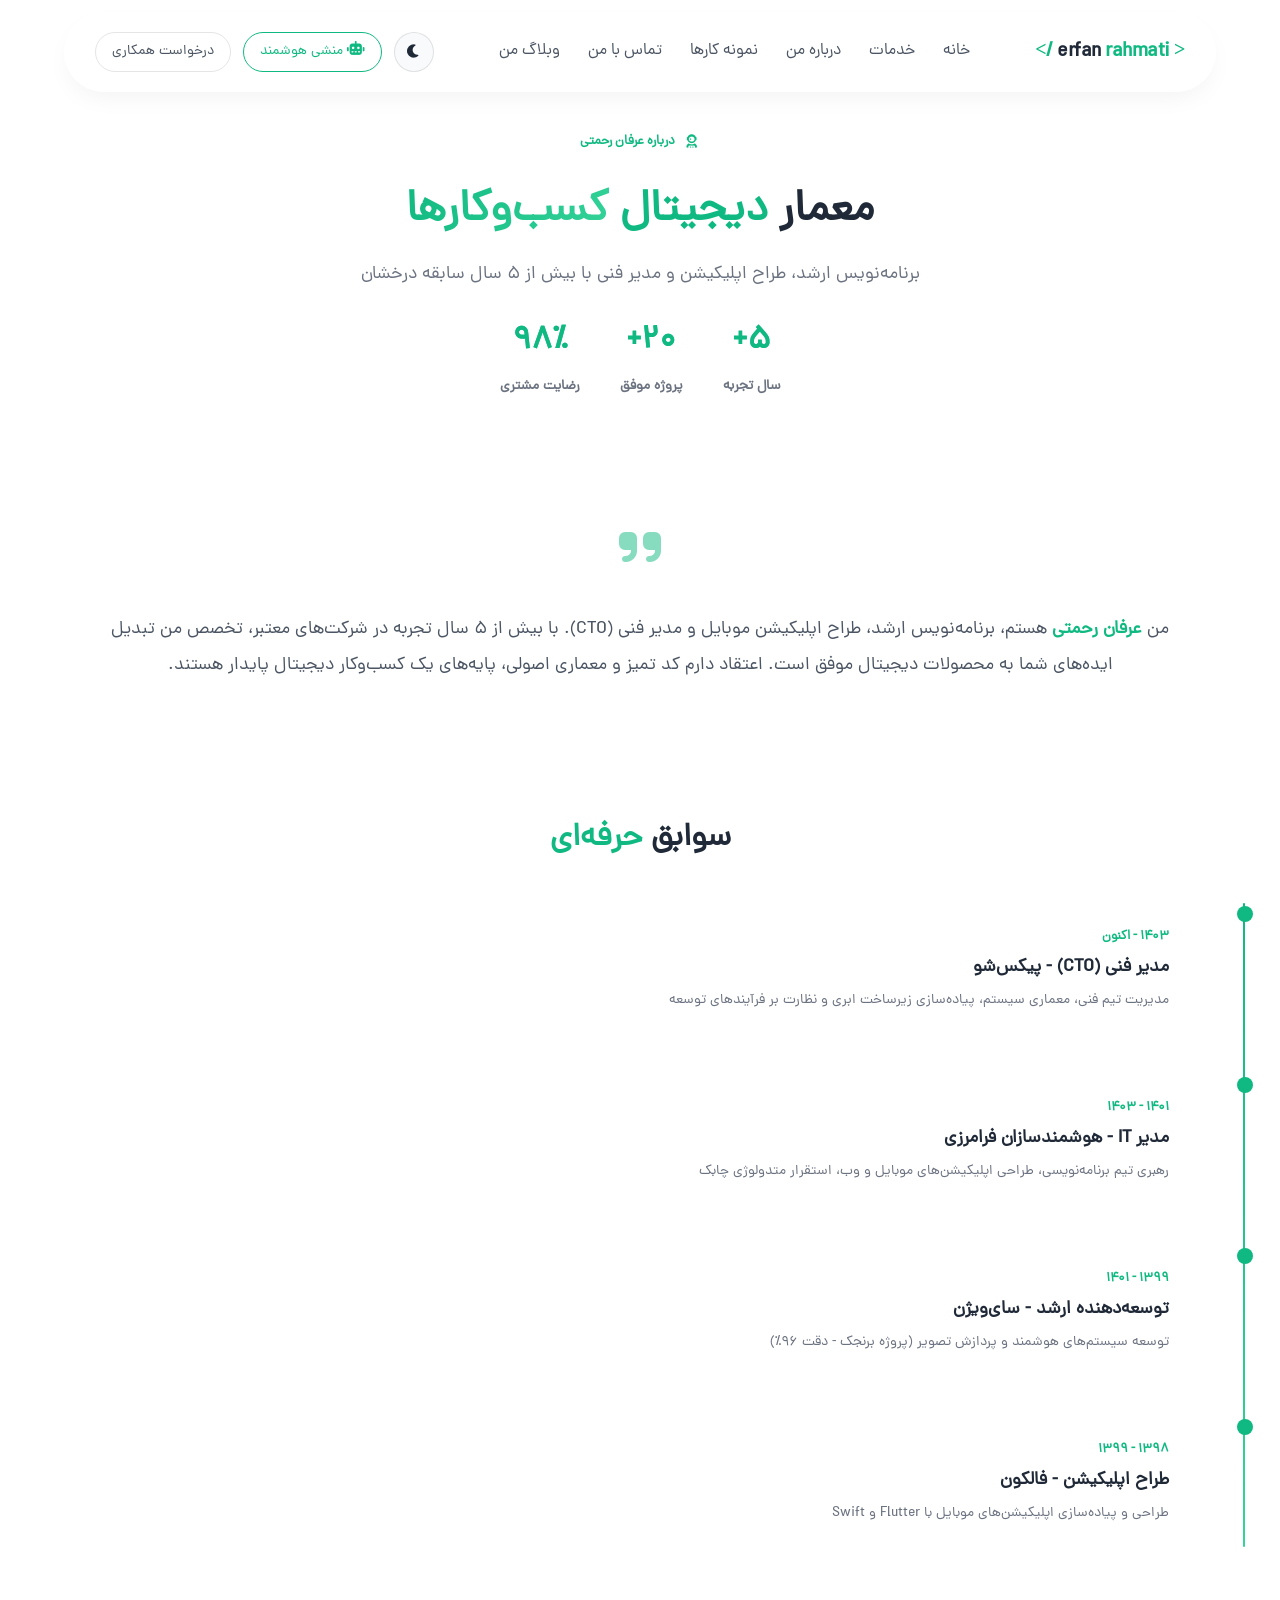
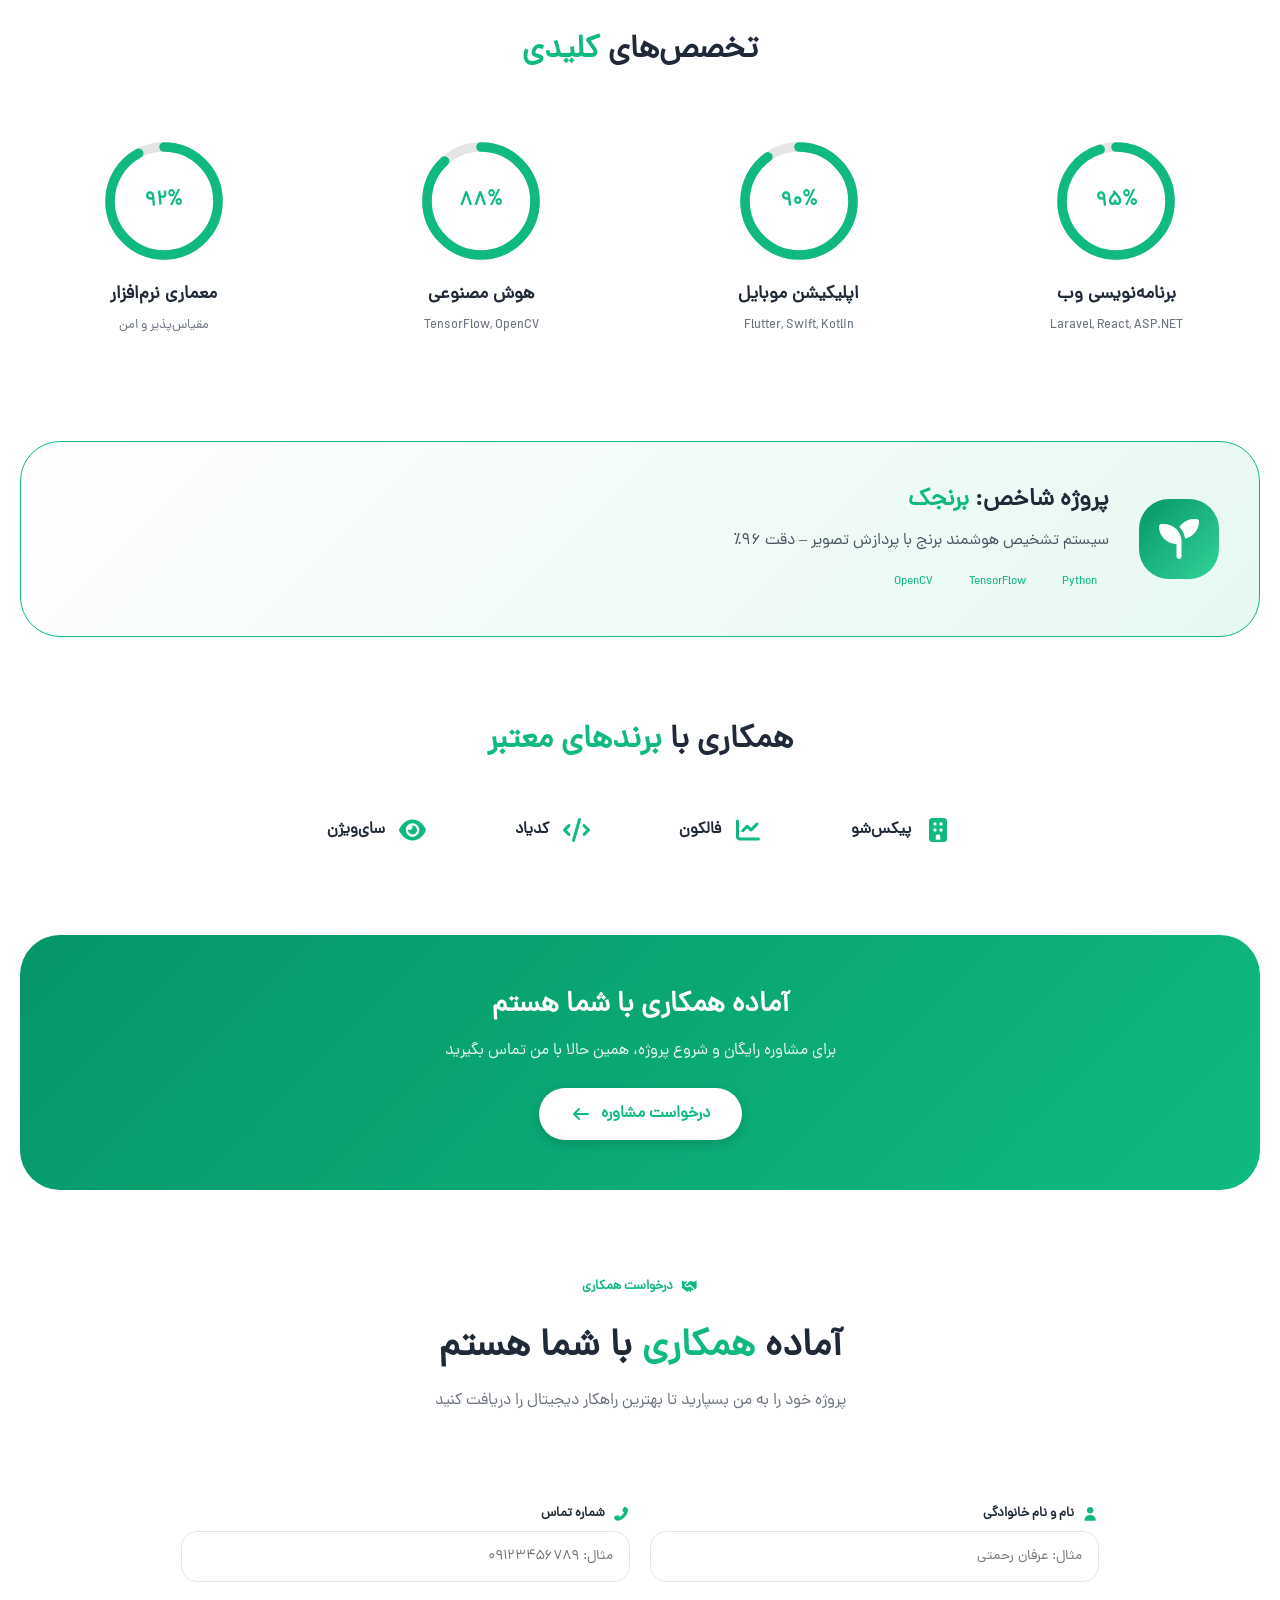
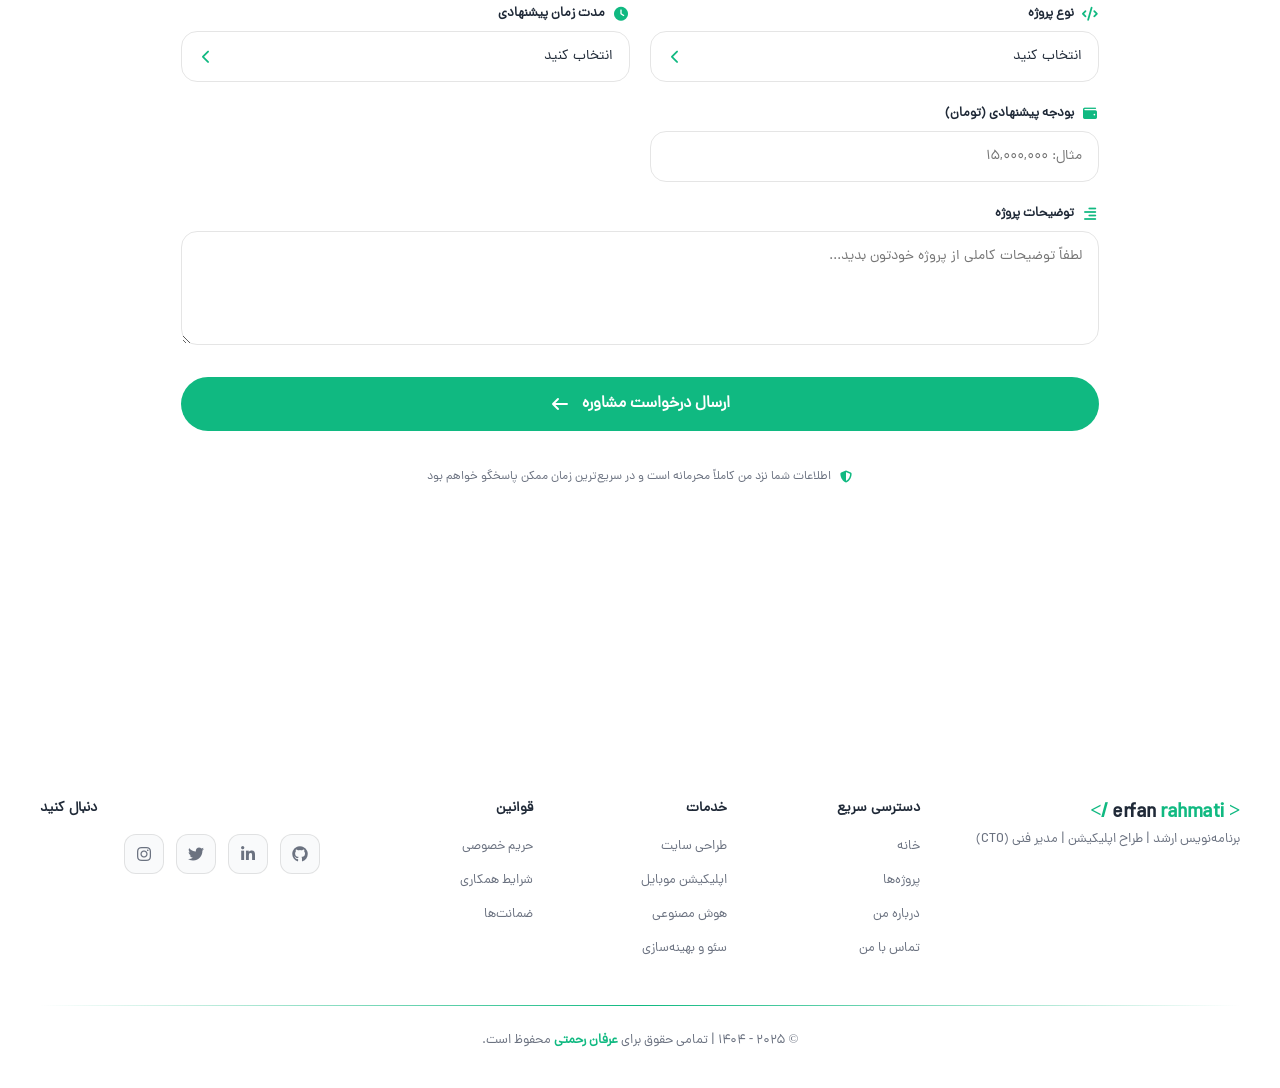
<file: aboutus.html>
<!DOCTYPE html>
<html lang="fa" dir="rtl">

<head>
    <meta charset="UTF-8">
    <meta name="viewport" content="width=device-width, initial-scale=1.0">
    <title>عرفان رحمتی | برنامه‌نویس و طراح سایت</title>
    <!-- Font Awesome -->
    <link rel="stylesheet" href="assets/css/all.min.css">
    <!-- Style Link File -->
    <link rel="stylesheet" href="assets/css/style.css">
    <link rel="stylesheet" href="assets/css/aboutus.css">
    <!-- Alpine.js -->
    <script defer src="assets/js/cdn.min.js"></script>
</head>

<body>

    <!-- ==================== HEADER WITH BRACKET LOGO & HAMBURGER MENU ==================== -->
    <header class="header">
        <div class="logo-area">
            <p class="logo-text">
                <span class="logo-bracket">&lt;</span>
                erfan
                <span class="logo-name">rahmati</span>
                <span class="logo-bracket">/&gt;</span>
            </p>
        </div>

        <!-- منوی دسکتاپ -->
        <div class="nav-menu desktop-menu">
            <a href="index.html" class="nav-link">خانه<div class="nav-underline"></div></a>
            <a href="services.html" class="nav-link">خدمات<div class="nav-underline"></div></a>
            <a href="aboutus.html" class="nav-link">درباره من<div class="nav-underline"></div></a>
            <a href="portfolio.html" class="nav-link">نمونه کارها<div class="nav-underline"></div></a>
            <a href="contactus.html" class="nav-link">تماس با من<div class="nav-underline"></div></a>
            <a href="blog.html" class="nav-link">وبلاگ من<div class="nav-underline"></div></a>
        </div>

        <!-- دکمه‌های سمت چپ دسکتاپ -->
        <div class="actions-area desktop-actions">
            <button id="themeToggle" class="theme-btn">
                <i id="themeIcon" class="fas fa-moon"></i>
            </button>
            <a href="ai-assistant.html" class="btn-smart"><i class="fas fa-robot"></i> منشی هوشمند</a>
            <a href="#" class="btn-outline">درخواست همکاری</a>
        </div>

        <!-- دکمه همبرگری (فقط در موبایل و تبلت) -->
        <div class="hamburger-menu" id="hamburgerBtn">
            <div class="hamburger-line"></div>
            <div class="hamburger-line"></div>
            <div class="hamburger-line"></div>
        </div>
    </header>

    <!-- منوی موبایل (اسلاید از راست) -->
    <div class="mobile-nav" id="mobileNav">
        <div class="mobile-nav-header">
            <div class="mobile-logo">
                <span class="mobile-logo-bracket">&lt;</span>
                erfan
                <span class="mobile-logo-name">rahmati</span>
                <span class="mobile-logo-bracket">/&gt;</span>
            </div>
            <button class="mobile-nav-close" id="closeMobileNav">
                <i class="fas fa-times"></i>
            </button>
        </div>
        <div class="mobile-nav-links">
            <a href="index.html" class="mobile-nav-link">خانه</a>
            <a href="services.html" class="mobile-nav-link">خدمات</a>
            <a href="aboutus.html" class="mobile-nav-link">درباره من</a>
            <a href="portfolio.html" class="mobile-nav-link">نمونه کارها</a>
            <a href="contactus.html" class="mobile-nav-link">تماس با من</a>
            <a href="blog.html" class="mobile-nav-link">وبلاگ من</a>
        </div>
        <div class="mobile-nav-actions">
            <button id="mobileThemeToggle" class="mobile-theme-btn">
                <i id="mobileThemeIcon" class="fas fa-moon"></i>
                <span>تغییر تم</span>
            </button>
            <a href="ai-assistant.html" class="mobile-btn-smart"><i class="fas fa-robot"></i> منشی هوشمند</a>
            <a href="#" class="mobile-btn-outline">درخواست همکاری</a>
        </div>
    </div>

    <!-- اوورلی (پشت منوی موبایل) -->
    <div class="mobile-overlay" id="mobileOverlay"></div>


    <!-- ==================== ABOUT PAGE CONTENT ==================== -->
    <main class="about-main">
        <!-- ========== هدر درباره من ========== -->
        <section class="about-hero">
            <div class="about-hero-badge">
                <i class="fas fa-user-astronaut"></i>
                <span>درباره عرفان رحمتی</span>
            </div>
            <h1>معمار <span>دیجیتال</span> <span class="highlight">کسب‌وکارها</span></h1>
            <p>برنامه‌نویس ارشد، طراح اپلیکیشن و مدیر فنی با بیش از ۵ سال سابقه درخشان</p>
            <div class="hero-stats">
                <div class="hero-stat">
                    <span class="stat-number">۵+</span>
                    <span class="stat-label">سال تجربه</span>
                </div>
                <div class="hero-stat">
                    <span class="stat-number">۲۰+</span>
                    <span class="stat-label">پروژه موفق</span>
                </div>
                <div class="hero-stat">
                    <span class="stat-number">۹۸٪</span>
                    <span class="stat-label">رضایت مشتری</span>
                </div>
            </div>
        </section>

        <!-- ========== معرفی کوتاه و حرفه‌ای ========== -->
        <section class="about-intro">
            <div class="intro-card">
                <div class="intro-icon">
                    <i class="fas fa-quote-right"></i>
                </div>
                <p class="intro-text">
                    من <strong>عرفان رحمتی</strong> هستم، برنامه‌نویس ارشد، طراح اپلیکیشن موبایل و مدیر فنی (CTO).
                    با بیش از ۵ سال تجربه در شرکت‌های معتبر، تخصص من تبدیل ایده‌های شما به محصولات دیجیتال موفق است.
                    اعتقاد دارم کد تمیز و معماری اصولی، پایه‌های یک کسب‌وکار دیجیتال پایدار هستند.
                </p>
            </div>
        </section>

        <!-- ========== تایم‌لاین سوابق کاری (ویژوال و مدرن) ========== -->
        <section class="about-timeline">
            <h2 class="section-title">سوابق <span>حرفه‌ای</span></h2>
            <div class="timeline">
                <div class="timeline-item">
                    <div class="timeline-dot"></div>
                    <div class="timeline-content">
                        <span class="timeline-date">۱۴۰۳ - اکنون</span>
                        <h3>مدیر فنی (CTO) - پیکس‌شو</h3>
                        <p>مدیریت تیم فنی، معماری سیستم، پیاده‌سازی زیرساخت ابری و نظارت بر فرآیندهای توسعه</p>
                    </div>
                </div>
                <div class="timeline-item">
                    <div class="timeline-dot"></div>
                    <div class="timeline-content">
                        <span class="timeline-date">۱۴۰۱ - ۱۴۰۳</span>
                        <h3>مدیر IT - هوشمندسازان فرامرزی</h3>
                        <p>رهبری تیم برنامه‌نویسی، طراحی اپلیکیشن‌های موبایل و وب، استقرار متدولوژی چابک</p>
                    </div>
                </div>
                <div class="timeline-item">
                    <div class="timeline-dot"></div>
                    <div class="timeline-content">
                        <span class="timeline-date">۱۳۹۹ - ۱۴۰۱</span>
                        <h3>توسعه‌دهنده ارشد - سای‌ویژن</h3>
                        <p>توسعه سیستم‌های هوشمند و پردازش تصویر (پروژه برنجک - دقت ۹۶٪)</p>
                    </div>
                </div>
                <div class="timeline-item">
                    <div class="timeline-dot"></div>
                    <div class="timeline-content">
                        <span class="timeline-date">۱۳۹۸ - ۱۳۹۹</span>
                        <h3>طراح اپلیکیشن - فالکون</h3>
                        <p>طراحی و پیاده‌سازی اپلیکیشن‌های موبایل با Flutter و Swift</p>
                    </div>
                </div>
            </div>
        </section>

        <!-- ========== مهارت‌های کلیدی به صورت دایره‌ای مدرن ========== -->
        <section class="about-skills">
            <h2 class="section-title">تخصص‌های <span>کلیدی</span></h2>
            <div class="skills-grid">
                <div class="skill-circle-card">
                    <div class="circle-progress" data-percent="95">
                        <svg viewBox="0 0 100 100">
                            <circle cx="50" cy="50" r="45" class="circle-bg"></circle>
                            <circle cx="50" cy="50" r="45" class="circle-fill"
                                style="stroke-dasharray: 283; stroke-dashoffset: 283;"></circle>
                        </svg>
                        <div class="circle-text">95%</div>
                    </div>
                    <h3>برنامه‌نویسی وب</h3>
                    <p>Laravel, React, ASP.NET</p>
                </div>
                <div class="skill-circle-card">
                    <div class="circle-progress" data-percent="90">
                        <svg viewBox="0 0 100 100">
                            <circle cx="50" cy="50" r="45" class="circle-bg"></circle>
                            <circle cx="50" cy="50" r="45" class="circle-fill"
                                style="stroke-dasharray: 283; stroke-dashoffset: 283;"></circle>
                        </svg>
                        <div class="circle-text">90%</div>
                    </div>
                    <h3>اپلیکیشن موبایل</h3>
                    <p>Flutter, Swift, Kotlin</p>
                </div>
                <div class="skill-circle-card">
                    <div class="circle-progress" data-percent="88">
                        <svg viewBox="0 0 100 100">
                            <circle cx="50" cy="50" r="45" class="circle-bg"></circle>
                            <circle cx="50" cy="50" r="45" class="circle-fill"
                                style="stroke-dasharray: 283; stroke-dashoffset: 283;"></circle>
                        </svg>
                        <div class="circle-text">88%</div>
                    </div>
                    <h3>هوش مصنوعی</h3>
                    <p>TensorFlow, OpenCV</p>
                </div>
                <div class="skill-circle-card">
                    <div class="circle-progress" data-percent="92">
                        <svg viewBox="0 0 100 100">
                            <circle cx="50" cy="50" r="45" class="circle-bg"></circle>
                            <circle cx="50" cy="50" r="45" class="circle-fill"
                                style="stroke-dasharray: 283; stroke-dashoffset: 283;"></circle>
                        </svg>
                        <div class="circle-text">92%</div>
                    </div>
                    <h3>معماری نرم‌افزار</h3>
                    <p>مقیاس‌پذیر و امن</p>
                </div>
            </div>
        </section>

        <!-- ========== پروژه شاخص (برنجک) ========== -->
        <section class="about-featured-project">
            <div class="featured-card">
                <div class="featured-icon">
                    <i class="fas fa-seedling"></i>
                </div>
                <div class="featured-content">
                    <h3>پروژه شاخص: <span>برنجک</span></h3>
                    <p>سیستم تشخیص هوشمند برنج با پردازش تصویر – دقت ۹۶٪</p>
                    <div class="featured-tech">
                        <span>Python</span>
                        <span>TensorFlow</span>
                        <span>OpenCV</span>
                    </div>
                </div>
            </div>
        </section>

        <!-- ========== همکاری با برندهای معتبر ========== -->
        <section class="about-brands">
            <h2 class="section-title">همکاری با <span>برندهای معتبر</span></h2>
            <div class="brands-grid">
                <div class="brand-item">
                    <i class="fas fa-building"></i>
                    <span>پیکس‌شو</span>
                </div>
                <div class="brand-item">
                    <i class="fas fa-chart-line"></i>
                    <span>فالکون</span>
                </div>
                <div class="brand-item">
                    <i class="fas fa-code"></i>
                    <span>کدیاد</span>
                </div>
                <div class="brand-item">
                    <i class="fas fa-eye"></i>
                    <span>سای‌ویژن</span>
                </div>
            </div>
        </section>

        <!-- ========== تماس سریع (CTA) ========== -->
        <section class="about-cta">
            <div class="cta-card">
                <h3>آماده همکاری با شما هستم</h3>
                <p>برای مشاوره رایگان و شروع پروژه، همین حالا با من تماس بگیرید</p>
                <a href="#contactFormSection" class="cta-button">درخواست مشاوره <i class="fas fa-arrow-left"></i></a>
            </div>
        </section>

        <!-- ========== فرم تماس (همانند صفحه خدمات) ========== -->
        <div id="contactFormSection">
            <section class="contact-section">
                <div class="contact-container">
                    <div class="contact-header">
                        <span class="contact-badge"><i class="fas fa-handshake"></i> درخواست همکاری</span>
                        <h2 class="contact-title">آماده <span class="contact-title-highlight">همکاری</span> با شما هستم
                        </h2>
                        <p class="contact-subtitle">پروژه خود را به من بسپارید تا بهترین راهکار دیجیتال را دریافت کنید
                        </p>
                    </div>
                    <div class="contact-wrapper">
                        <form class="contact-form" id="contactForm">
                            <div class="form-row">
                                <div class="form-group"><label><i class="fas fa-user"></i> نام و نام
                                        خانوادگی</label><input type="text" id="fullname" placeholder="مثال: عرفان رحمتی"
                                        required></div>
                                <div class="form-group"><label><i class="fas fa-phone-alt"></i> شماره تماس</label><input
                                        type="tel" id="phone" placeholder="مثال: ۰۹۱۲۳۴۵۶۷۸۹" required></div>
                            </div>
                            <div class="form-row">
                                <div class="form-group">
                                    <label><i class="fas fa-code"></i> نوع پروژه</label>
                                    <div class="modal-input-trigger" id="projectTypeTriggerBtn">
                                        <div class="modal-input-display"><span id="projectTypeDisplay">انتخاب
                                                کنید</span><i class="fas fa-chevron-left"></i></div>
                                    </div>
                                    <input type="hidden" id="projectType" name="projectType">
                                </div>
                                <div class="form-group">
                                    <label><i class="fas fa-clock"></i> مدت زمان پیشنهادی</label>
                                    <div class="modal-input-trigger" id="deadlineTriggerBtn">
                                        <div class="modal-input-display"><span id="deadlineDisplay">انتخاب کنید</span><i
                                                class="fas fa-chevron-left"></i></div>
                                    </div>
                                    <input type="hidden" id="deadline" name="deadline">
                                </div>
                            </div>
                            <div class="form-row">
                                <div class="form-group"><label><i class="fas fa-wallet"></i> بودجه پیشنهادی
                                        (تومان)</label><input type="text" id="budget" placeholder="مثال: ۱۵,۰۰۰,۰۰۰">
                                </div>
                                <div class="form-group">
                                    <div class="empty-space"></div>
                                </div>
                            </div>
                            <div class="form-group"><label><i class="fas fa-align-right"></i> توضیحات
                                    پروژه</label><textarea id="description" rows="4"
                                    placeholder="لطفاً توضیحات کاملی از پروژه خودتون بدید..." required></textarea></div>
                            <button type="submit" class="submit-btn"><span>ارسال درخواست مشاوره</span><i
                                    class="fas fa-arrow-left"></i></button>
                            <p class="form-note"><i class="fas fa-shield-alt"></i> اطلاعات شما نزد من کاملاً محرمانه است
                                و در سریع‌ترین زمان ممکن پاسخگو خواهم بود</p>
                        </form>
                    </div>
                </div>
                <!-- مودال‌ها (کوتاه شده) -->
                <div class="modal-overlay" id="projectTypeModal">
                    <div class="modal-container">
                        <div class="modal-header">
                            <h3><i class="fas fa-code"></i> انتخاب نوع پروژه</h3><button class="modal-close"
                                id="closeProjectModal"><i class="fas fa-times"></i></button>
                        </div>
                        <div class="modal-body">
                            <p class="modal-desc">می‌توانید چندین گزینه را همزمان انتخاب کنید</p>
                            <div class="modal-options"><label class="modal-checkbox-option"><input type="checkbox"
                                        value="website" class="project-checkbox"><span class="checkmark"></span><span
                                        class="option-text">🌐 طراحی سایت</span></label><label
                                    class="modal-checkbox-option"><input type="checkbox" value="app"
                                        class="project-checkbox"><span class="checkmark"></span><span
                                        class="option-text">📱 اپلیکیشن موبایل</span></label><label
                                    class="modal-checkbox-option"><input type="checkbox" value="ai"
                                        class="project-checkbox"><span class="checkmark"></span><span
                                        class="option-text">🧠 هوش مصنوعی</span></label><label
                                    class="modal-checkbox-option"><input type="checkbox" value="seo"
                                        class="project-checkbox"><span class="checkmark"></span><span
                                        class="option-text">📈 سئو و بهینه‌سازی</span></label><label
                                    class="modal-checkbox-option"><input type="checkbox" value="branding"
                                        class="project-checkbox"><span class="checkmark"></span><span
                                        class="option-text">🎨 هویت بصری</span></label><label
                                    class="modal-checkbox-option"><input type="checkbox" value="consulting"
                                        class="project-checkbox"><span class="checkmark"></span><span
                                        class="option-text">💼 مشاوره فنی</span></label></div>
                        </div>
                        <div class="modal-footer"><button class="modal-btn-cancel"
                                id="cancelProjectModal">انصراف</button><button class="modal-btn-confirm"
                                id="confirmProjectModal">تأیید</button></div>
                    </div>
                </div>
                <div class="modal-overlay" id="deadlineModal">
                    <div class="modal-container">
                        <div class="modal-header">
                            <h3><i class="fas fa-clock"></i> انتخاب مدت زمان</h3><button class="modal-close"
                                id="closeDeadlineModal"><i class="fas fa-times"></i></button>
                        </div>
                        <div class="modal-body">
                            <p class="modal-desc">زمان مورد نظر خود را انتخاب کنید</p>
                            <div class="modal-options"><label class="modal-radio-option"><input type="radio"
                                        name="deadlineRadio" value="1month"><span class="custom-radio"></span><span
                                        class="option-text">⏱️ کمتر از ۱ ماه</span></label><label
                                    class="modal-radio-option"><input type="radio" name="deadlineRadio"
                                        value="2month"><span class="custom-radio"></span><span class="option-text">⏰ ۱
                                        تا ۲ ماه</span></label><label class="modal-radio-option"><input type="radio"
                                        name="deadlineRadio" value="3month"><span class="custom-radio"></span><span
                                        class="option-text">📅 ۲ تا ۳ ماه</span></label><label
                                    class="modal-radio-option"><input type="radio" name="deadlineRadio"
                                        value="4month"><span class="custom-radio"></span><span class="option-text">🗓️ ۳
                                        ماه به بالا</span></label></div>
                        </div>
                        <div class="modal-footer"><button class="modal-btn-cancel"
                                id="cancelDeadlineModal">انصراف</button><button class="modal-btn-confirm"
                                id="confirmDeadlineModal">تأیید</button></div>
                    </div>
                </div>
            </section>
        </div>
    </main>


    <!-- ==================== FOOTER ==================== -->
    <footer class="footer">
        <div class="footer-container">
            <div class="footer-content">
                <!-- لوگو و نام برند -->
                <div class="footer-brand">
                    <div class="logo-area">
                        <p class="logo-text">
                            <span class="logo-bracket">&lt;</span>
                            erfan
                            <span class="logo-name">rahmati</span>
                            <span class="logo-bracket">/&gt;</span>
                        </p>
                    </div>
                    <p class="footer-bio">
                        برنامه‌نویس ارشد | طراح اپلیکیشن | مدیر فنی (CTO)
                    </p>
                </div>

                <!-- لینک‌های سریع -->
                <div class="footer-links">
                    <div class="footer-links-column">
                        <h4>دسترسی سریع</h4>
                        <ul>
                            <li><a href="#">خانه</a></li>
                            <li><a href="#">پروژه‌ها</a></li>
                            <li><a href="#">درباره من</a></li>
                            <li><a href="#">تماس با من</a></li>
                        </ul>
                    </div>
                    <div class="footer-links-column">
                        <h4>خدمات</h4>
                        <ul>
                            <li><a href="#">طراحی سایت</a></li>
                            <li><a href="#">اپلیکیشن موبایل</a></li>
                            <li><a href="#">هوش مصنوعی</a></li>
                            <li><a href="#">سئو و بهینه‌سازی</a></li>
                        </ul>
                    </div>
                    <div class="footer-links-column">
                        <h4>قوانین</h4>
                        <ul>
                            <li><a href="#">حریم خصوصی</a></li>
                            <li><a href="#">شرایط همکاری</a></li>
                            <li><a href="#">ضمانت‌ها</a></li>
                        </ul>
                    </div>
                </div>

                <!-- شبکه‌های اجتماعی -->
                <div class="footer-social">
                    <h4>دنبال کنید</h4>
                    <div class="social-icons-footer">
                        <a href="https://github.com/erfanrahmati" target="_blank" class="social-icon-footer">
                            <i class="fab fa-github"></i>
                        </a>
                        <a href="https://linkedin.com/in/erfanrahmati" target="_blank" class="social-icon-footer">
                            <i class="fab fa-linkedin-in"></i>
                        </a>
                        <a href="https://twitter.com/erfanrahmati" target="_blank" class="social-icon-footer">
                            <i class="fab fa-twitter"></i>
                        </a>
                        <a href="https://instagram.com/erfanrahmati" target="_blank" class="social-icon-footer">
                            <i class="fab fa-instagram"></i>
                        </a>
                    </div>
                </div>
            </div>

            <!-- خط جداساز -->
            <div class="footer-divider"></div>

            <!-- کپی‌رایت -->
            <div class="footer-copyright">
                <p>&copy; ۲۰۲۵ - ۱۴۰۴ | تمامی حقوق برای <strong class="copyright-name">عرفان رحمتی</strong> محفوظ است.
                </p>
            </div>
        </div>
    </footer>


    <script src="assets/js/script.js"></script>
    <script src="assets/js/aboutus.js"></script>
</body>

</html>
</file>
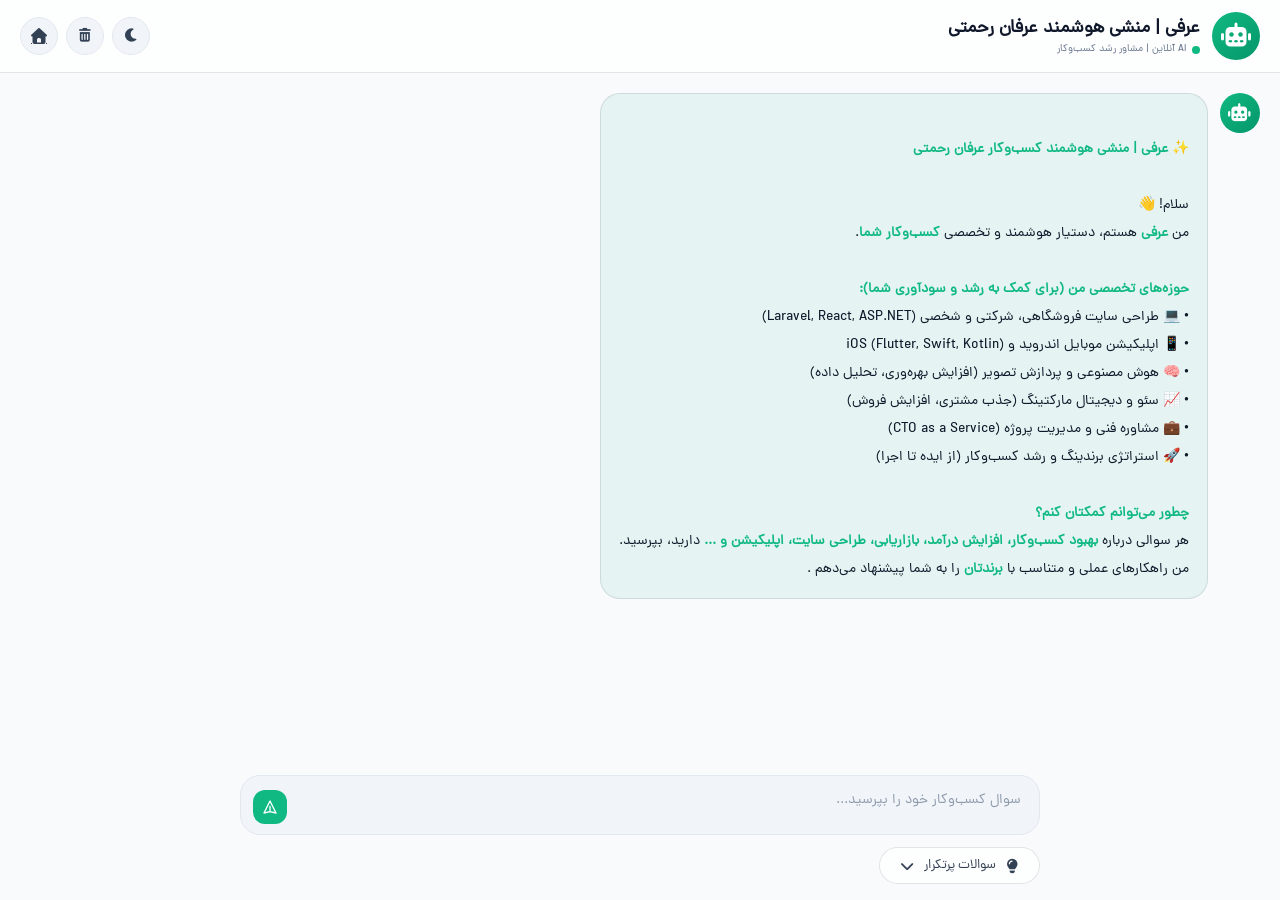
<file: ai-assistant.html>
<!DOCTYPE html>
<html lang="fa" dir="rtl">

<head>
    <meta charset="UTF-8">
    <meta name="viewport" content="width=device-width, initial-scale=1.0, user-scalable=yes">
    <title>عرفی | منشی هوشمند عرفان رحمتی</title>
    <meta name="description"
        content="منشی هوشمند کسب‌وکار عرفان رحمتی - پاسخگوی سوالات تخصصی در حوزه برنامه‌نویسی، طراحی سایت، اپلیکیشن، هوش مصنوعی، سئو، دیجیتال مارکتینگ و استراتژی رشد کسب‌وکار">
    <link rel="stylesheet" href="assets/css/all.min.css">
    <link rel="stylesheet" href="assets/css/ai-assistant.css">
</head>

<body>

    <header class="ai-header">
        <div class="ai-header-logo">
            <div class="ai-logo-icon"><i class="fas fa-robot"></i></div>
            <div class="ai-logo-text">
                <h1>عرفی | منشی هوشمند عرفان رحمتی</h1>
                <div class="connection-status"><span class="status-dot"></span><span id="apiStatus">در حال
                        اتصال...</span></div>
            </div>
        </div>
        <div class="ai-header-actions">
            <button id="themeToggleAI" class="ai-header-btn"><i id="themeIconAI" class="fas fa-moon"></i></button>
            <button id="clearChatBtn" class="ai-header-btn"><i class="fas fa-trash-alt"></i></button>
            <a href="index.html" class="ai-header-btn"><i class="fas fa-home"></i></a>
        </div>
    </header>

    <div class="ai-chat-container" id="chatContainer"></div>

    <div id="typingIndicator" style="display: none;">
        <div class="typing-indicator">
            <div class="message-avatar"><i class="fas fa-robot"></i></div>
            <div class="typing-dots"><span></span><span></span><span></span></div>
        </div>
    </div>

    <button id="scrollBottomBtn" class="scroll-bottom-btn"><i class="fas fa-chevron-down"></i></button>

    <footer class="ai-input-footer">
        <div class="input-wrapper">
            <div class="input-container">
                <textarea id="messageInput" class="ai-input" rows="1"
                    placeholder="سوال کسب‌وکار خود را بپرسید..."></textarea>
                <button id="sendBtn" class="send-btn">
                    <svg fill="none" stroke="currentColor" viewBox="0 0 24 24">
                        <path stroke-linecap="round" stroke-linejoin="round" stroke-width="2"
                            d="M12 19l9 2-9-18-9 18 9-2zm0 0v-8"></path>
                    </svg>
                </button>
            </div>
            <div class="suggestions-dropdown">
                <button class="suggestions-toggle-btn" id="suggestionsToggleBtn">
                    <i class="fas fa-lightbulb"></i>
                    <span>سوالات پرتکرار</span>
                    <i class="fas fa-chevron-down"></i>
                </button>
                <div class="suggestions-panel" id="suggestionsPanel">
                    <div class="suggestion-item" data-question="چطور می‌توانم درآمد کسب‌وکارم را افزایش دهم؟"><i
                            class="fas fa-chart-line"></i> افزایش درآمد</div>
                    <div class="suggestion-item"
                        data-question="برای راه‌اندازی فروشگاه اینترنتی چه مراحلی باید طی کنم؟"><i
                            class="fas fa-store"></i> راه‌اندازی فروشگاه اینترنتی</div>
                    <div class="suggestion-item"
                        data-question="هزینه طراحی سایت فروشگاهی چقدر است و چه خدماتی شامل می‌شود؟"><i
                            class="fas fa-coin"></i> هزینه و خدمات سایت فروشگاهی</div>
                    <div class="suggestion-item"
                        data-question="تفاوت وردپرس و کدنویسی اختصاصی در طراحی سایت چیست؟"><i
                            class="fas fa-code"></i> وردپرس یا کدنویسی اختصاصی</div>
                    <div class="suggestion-item" data-question="بهترین استراتژی سئو برای کسب‌وکار من چیست؟"><i
                            class="fas fa-search"></i> استراتژی سئو</div>
                    <div class="suggestion-item" data-question="عرفان رحمتی کیست و چه خدماتی ارائه می‌دهد؟"><i
                            class="fas fa-user-tie"></i> معرفی عرفان و خدمات</div>
                    <div class="suggestion-item" data-question="چطور می‌توانم برند خود را قدرتمند کنم؟"><i
                            class="fas fa-trademark"></i> برندسازی قدرتمند</div>
                </div>
            </div>
        </div>
    </footer>

    <script src="assets/js/ai-assistant.js"></script>
</body>

</html>
</file>
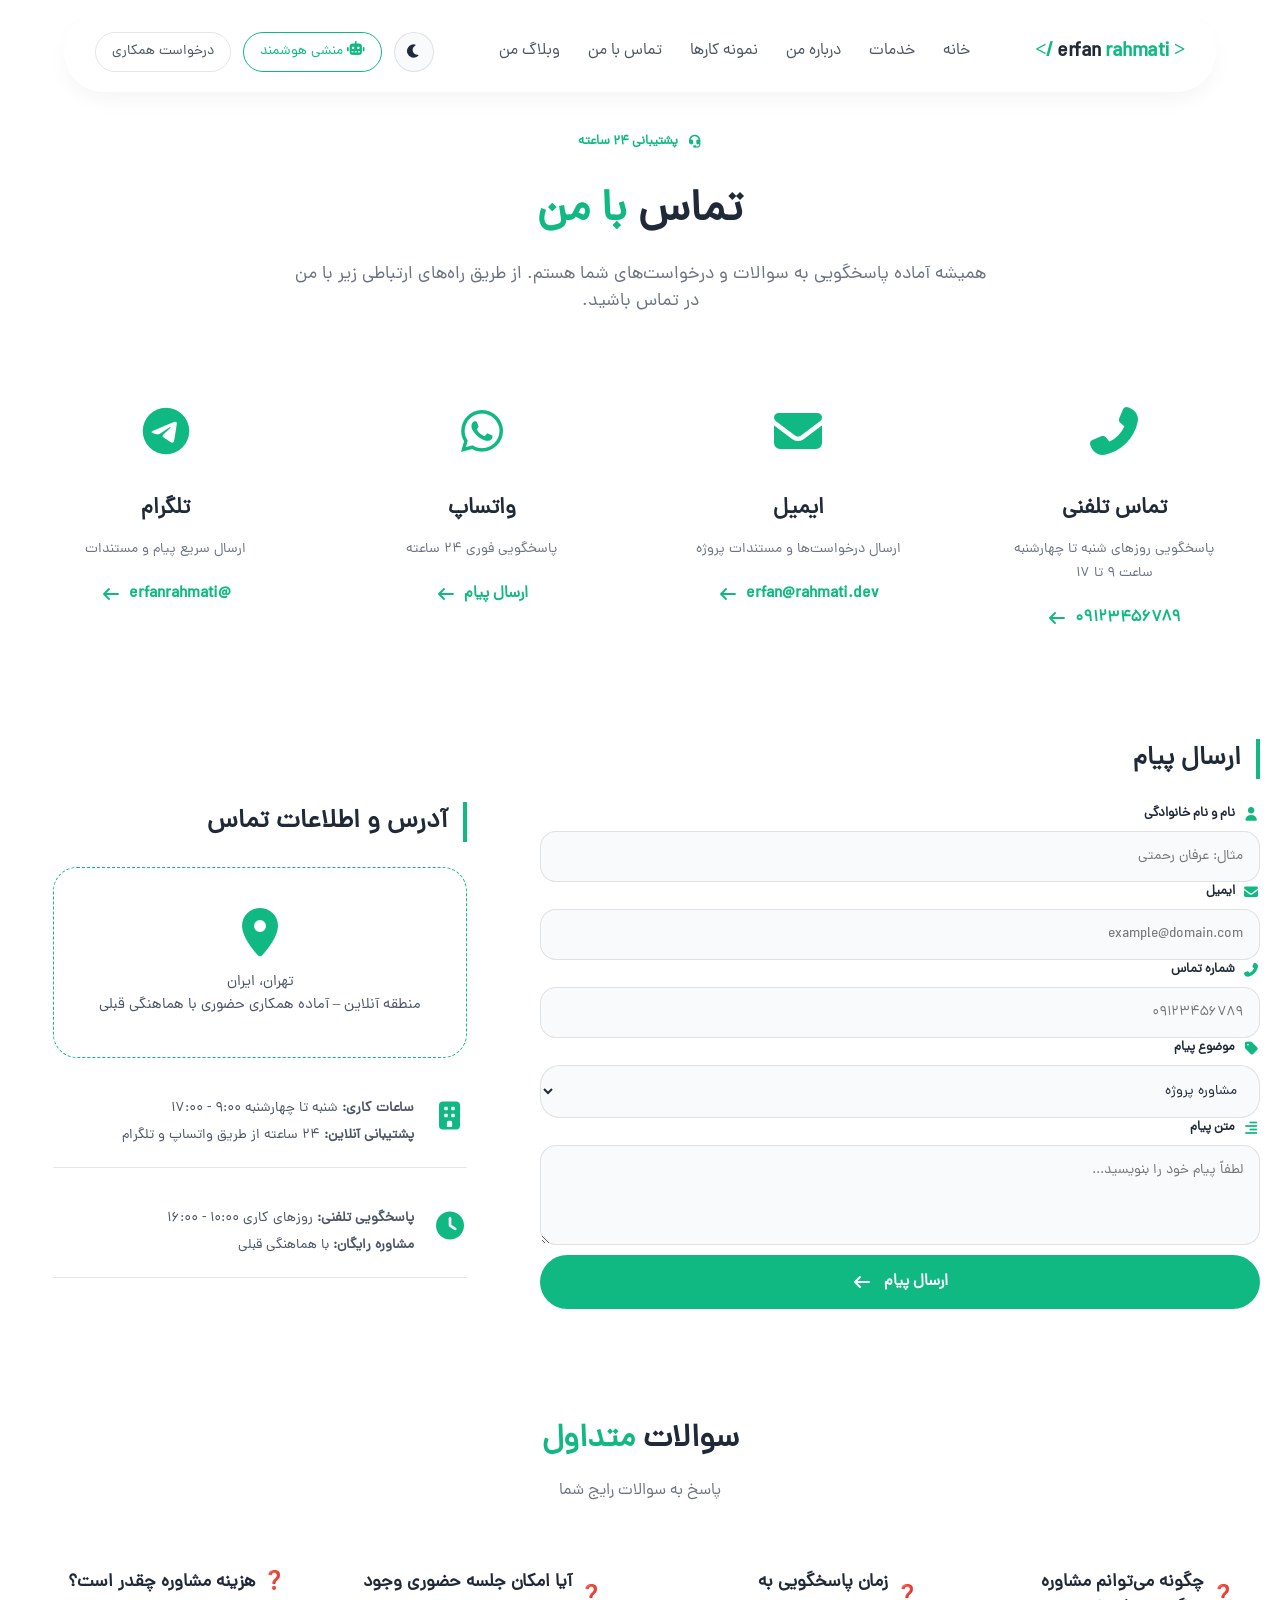
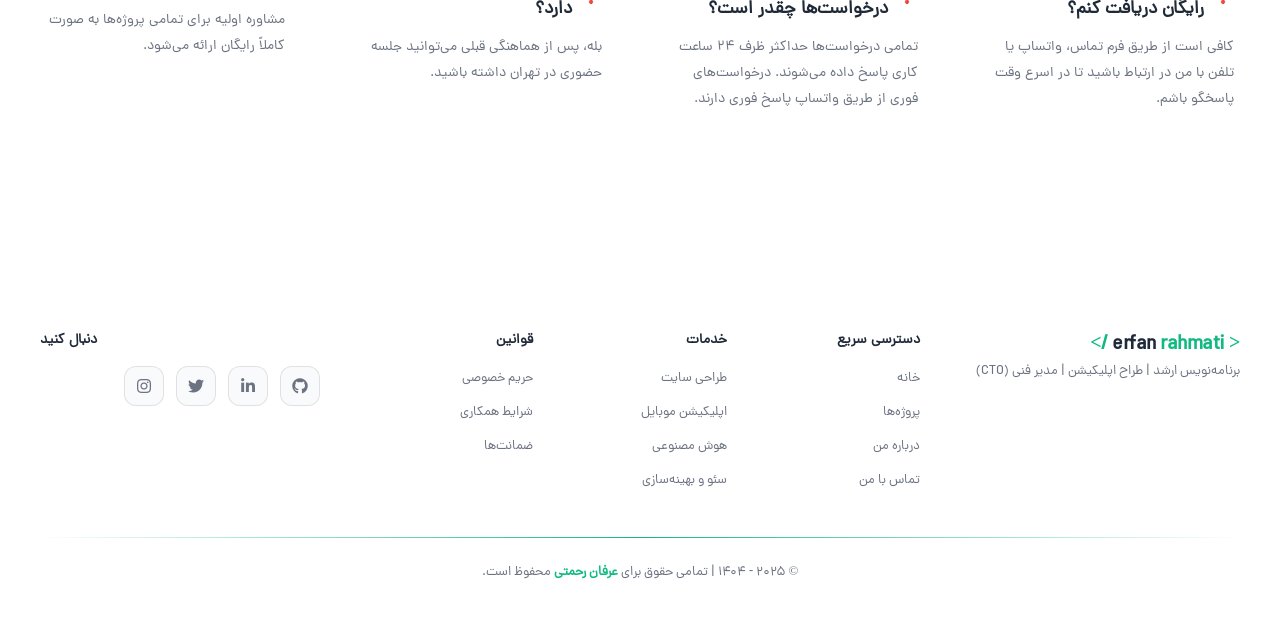
<file: contactus.html>
<!DOCTYPE html>
<html lang="fa" dir="rtl">

<head>
    <meta charset="UTF-8">
    <meta name="viewport" content="width=device-width, initial-scale=1.0">
    <title>عرفان رحمتی | برنامه‌نویس و طراح سایت</title>
    <!-- Font Awesome -->
    <link rel="stylesheet" href="assets/css/all.min.css">
    <!-- Style Link File -->
    <link rel="stylesheet" href="assets/css/style.css">
    <link rel="stylesheet" href="assets/css/contactus.css">
    <!-- Alpine.js -->
    <script defer src="assets/js/cdn.min.js"></script>
</head>

<body>

    <!-- ==================== HEADER WITH BRACKET LOGO & HAMBURGER MENU ==================== -->
    <header class="header">
        <div class="logo-area">
            <p class="logo-text">
                <span class="logo-bracket">&lt;</span>
                erfan
                <span class="logo-name">rahmati</span>
                <span class="logo-bracket">/&gt;</span>
            </p>
        </div>

        <!-- منوی دسکتاپ -->
        <div class="nav-menu desktop-menu">
            <a href="index.html" class="nav-link">خانه<div class="nav-underline"></div></a>
            <a href="services.html" class="nav-link">خدمات<div class="nav-underline"></div></a>
            <a href="aboutus.html" class="nav-link">درباره من<div class="nav-underline"></div></a>
            <a href="portfolio.html" class="nav-link">نمونه کارها<div class="nav-underline"></div></a>
            <a href="contactus.html" class="nav-link">تماس با من<div class="nav-underline"></div></a>
            <a href="blog.html" class="nav-link">وبلاگ من<div class="nav-underline"></div></a>
        </div>

        <!-- دکمه‌های سمت چپ دسکتاپ -->
        <div class="actions-area desktop-actions">
            <button id="themeToggle" class="theme-btn">
                <i id="themeIcon" class="fas fa-moon"></i>
            </button>
            <a href="ai-assistant.html" class="btn-smart"><i class="fas fa-robot"></i> منشی هوشمند</a>
            <a href="#" class="btn-outline">درخواست همکاری</a>
        </div>

        <!-- دکمه همبرگری (فقط در موبایل و تبلت) -->
        <div class="hamburger-menu" id="hamburgerBtn">
            <div class="hamburger-line"></div>
            <div class="hamburger-line"></div>
            <div class="hamburger-line"></div>
        </div>
    </header>

    <!-- منوی موبایل (اسلاید از راست) -->
    <div class="mobile-nav" id="mobileNav">
        <div class="mobile-nav-header">
            <div class="mobile-logo">
                <span class="mobile-logo-bracket">&lt;</span>
                erfan
                <span class="mobile-logo-name">rahmati</span>
                <span class="mobile-logo-bracket">/&gt;</span>
            </div>
            <button class="mobile-nav-close" id="closeMobileNav">
                <i class="fas fa-times"></i>
            </button>
        </div>
        <div class="mobile-nav-links">
            <a href="index.html" class="mobile-nav-link">خانه</a>
            <a href="services.html" class="mobile-nav-link">خدمات</a>
            <a href="aboutus.html" class="mobile-nav-link">درباره من</a>
            <a href="portfolio.html" class="mobile-nav-link">نمونه کارها</a>
            <a href="contactus.html" class="mobile-nav-link">تماس با من</a>
            <a href="blog.html" class="mobile-nav-link">وبلاگ من</a>
        </div>
        <div class="mobile-nav-actions">
            <button id="mobileThemeToggle" class="mobile-theme-btn">
                <i id="mobileThemeIcon" class="fas fa-moon"></i>
                <span>تغییر تم</span>
            </button>
            <a href="ai-assistant.html" class="mobile-btn-smart"><i class="fas fa-robot"></i> منشی هوشمند</a>
            <a href="#" class="mobile-btn-outline">درخواست همکاری</a>
        </div>
    </div>

    <!-- اوورلی (پشت منوی موبایل) -->
    <div class="mobile-overlay" id="mobileOverlay"></div>


    <!-- ==================== CONTACT PAGE CONTENT (عرفان رحمتی) ==================== -->
    <main class="contact-page-custom">
        <!-- ========== هدر صفحه تماس ========== -->
        <section class="contact-hero">
            <div class="contact-hero-badge">
                <i class="fas fa-headset"></i>
                <span>پشتیبانی ۲۴ ساعته</span>
            </div>
            <h1>تماس <span>با من</span></h1>
            <p>همیشه آماده پاسخگویی به سوالات و درخواست‌های شما هستم. از طریق راه‌های ارتباطی زیر با من در تماس باشید.
            </p>
        </section>

        <!-- ========== کارت‌های اطلاعات تماس ========== -->
        <div class="contact-info-grid">
            <div class="contact-info-card">
                <div class="contact-info-icon"><i class="fas fa-phone-alt"></i></div>
                <h3>تماس تلفنی</h3>
                <p>پاسخگویی روزهای شنبه تا چهارشنبه<br>ساعت ۹ تا ۱۷</p>
                <a href="tel:+989123456789">۰۹۱۲۳۴۵۶۷۸۹ <i class="fas fa-arrow-left"></i></a>
            </div>
            <div class="contact-info-card">
                <div class="contact-info-icon"><i class="fas fa-envelope"></i></div>
                <h3>ایمیل</h3>
                <p>ارسال درخواست‌ها و مستندات پروژه</p>
                <a href="mailto:erfan@rahmati.dev">erfan@rahmati.dev <i class="fas fa-arrow-left"></i></a>
            </div>
            <div class="contact-info-card">
                <div class="contact-info-icon"><i class="fab fa-whatsapp"></i></div>
                <h3>واتساپ</h3>
                <p>پاسخگویی فوری ۲۴ ساعته</p>
                <a href="https://wa.me/989123456789">ارسال پیام <i class="fas fa-arrow-left"></i></a>
            </div>
            <div class="contact-info-card">
                <div class="contact-info-icon"><i class="fab fa-telegram"></i></div>
                <h3>تلگرام</h3>
                <p>ارسال سریع پیام و مستندات</p>
                <a href="https://t.me/erfanrahmati">@erfanrahmati <i class="fas fa-arrow-left"></i></a>
            </div>
        </div>

        <!-- ========== فرم تماس و اطلاعات جانبی ========== -->
        <div class="contact-main">
            <div class="contact-form-box">
                <h3 class="section-title">ارسال پیام</h3>
                <form id="contactFormPage">
                    <div class="form-group">
                        <label><i class="fas fa-user"></i> نام و نام خانوادگی</label>
                        <input type="text" id="contactName" placeholder="مثال: عرفان رحمتی" required>
                    </div>
                    <div class="form-group">
                        <label><i class="fas fa-envelope"></i> ایمیل</label>
                        <input type="email" id="contactEmail" placeholder="example@domain.com" required>
                    </div>
                    <div class="form-group">
                        <label><i class="fas fa-phone-alt"></i> شماره تماس</label>
                        <input type="tel" id="contactPhone" placeholder="۰۹۱۲۳۴۵۶۷۸۹" required>
                    </div>
                    <div class="form-group">
                        <label><i class="fas fa-tag"></i> موضوع پیام</label>
                        <select id="contactSubject">
                            <option value="consulting">مشاوره پروژه</option>
                            <option value="cooperation">درخواست همکاری</option>
                            <option value="support">پشتیبانی</option>
                            <option value="other">سایر موارد</option>
                        </select>
                    </div>
                    <div class="form-group">
                        <label><i class="fas fa-align-right"></i> متن پیام</label>
                        <textarea id="contactMessage" placeholder="لطفاً پیام خود را بنویسید..." required></textarea>
                    </div>
                    <button type="submit" class="submit-btn">
                        <span>ارسال پیام</span>
                        <i class="fas fa-arrow-left"></i>
                    </button>
                </form>
            </div>

            <!-- ========== اطلاعات تماس مستقیم (با ساختار آدرس ما) ========== -->
            <div class="contact-map-box">
                <h3 class="section-title">آدرس و اطلاعات تماس</h3>
                <div class="map-placeholder">
                    <i class="fas fa-map-marker-alt"></i>
                    <p>تهران، ایران<br>منطقه آنلاین – آماده همکاری حضوری با هماهنگی قبلی</p>
                </div>
                <div class="address-box">
                    <i class="fas fa-building"></i>
                    <div>
                        <p><strong>ساعات کاری:</strong> شنبه تا چهارشنبه ۹:۰۰ - ۱۷:۰۰</p>
                        <p><strong>پشتیبانی آنلاین:</strong> ۲۴ ساعته از طریق واتساپ و تلگرام</p>
                    </div>
                </div>
                <div class="address-box">
                    <i class="fas fa-clock"></i>
                    <div>
                        <p><strong>پاسخگویی تلفنی:</strong> روزهای کاری ۱۰:۰۰ - ۱۶:۰۰</p>
                        <p><strong>مشاوره رایگان:</strong> با هماهنگی قبلی</p>
                    </div>
                </div>
            </div>
        </div>

        <!-- ========== سوالات متداول تماس (با ساختار و ظاهر دلخواه شما) ========== -->
        <section class="contact-faq">
            <h2>سوالات <span>متداول</span></h2>
            <p>پاسخ به سوالات رایج شما</p>
            <div class="contact-faq-grid">
                <div class="faq-item-contact">
                    <h4>چگونه می‌توانم مشاوره رایگان دریافت کنم؟</h4>
                    <p>کافی است از طریق فرم تماس، واتساپ یا تلفن با من در ارتباط باشید تا در اسرع وقت پاسخگو باشم.</p>
                </div>
                <div class="faq-item-contact">
                    <h4>زمان پاسخگویی به درخواست‌ها چقدر است؟</h4>
                    <p>تمامی درخواست‌ها حداکثر ظرف ۲۴ ساعت کاری پاسخ داده می‌شوند. درخواست‌های فوری از طریق واتساپ پاسخ
                        فوری دارند.</p>
                </div>
                <div class="faq-item-contact">
                    <h4>آیا امکان جلسه حضوری وجود دارد؟</h4>
                    <p>بله، پس از هماهنگی قبلی می‌توانید جلسه حضوری در تهران داشته باشید.</p>
                </div>
                <div class="faq-item-contact">
                    <h4>هزینه مشاوره چقدر است؟</h4>
                    <p>مشاوره اولیه برای تمامی پروژه‌ها به صورت کاملاً رایگان ارائه می‌شود.</p>
                </div>
            </div>
        </section>
    </main>


    <!-- ==================== FOOTER ==================== -->
    <footer class="footer">
        <div class="footer-container">
            <div class="footer-content">
                <!-- لوگو و نام برند -->
                <div class="footer-brand">
                    <div class="logo-area">
                        <p class="logo-text">
                            <span class="logo-bracket">&lt;</span>
                            erfan
                            <span class="logo-name">rahmati</span>
                            <span class="logo-bracket">/&gt;</span>
                        </p>
                    </div>
                    <p class="footer-bio">
                        برنامه‌نویس ارشد | طراح اپلیکیشن | مدیر فنی (CTO)
                    </p>
                </div>

                <!-- لینک‌های سریع -->
                <div class="footer-links">
                    <div class="footer-links-column">
                        <h4>دسترسی سریع</h4>
                        <ul>
                            <li><a href="#">خانه</a></li>
                            <li><a href="#">پروژه‌ها</a></li>
                            <li><a href="#">درباره من</a></li>
                            <li><a href="#">تماس با من</a></li>
                        </ul>
                    </div>
                    <div class="footer-links-column">
                        <h4>خدمات</h4>
                        <ul>
                            <li><a href="#">طراحی سایت</a></li>
                            <li><a href="#">اپلیکیشن موبایل</a></li>
                            <li><a href="#">هوش مصنوعی</a></li>
                            <li><a href="#">سئو و بهینه‌سازی</a></li>
                        </ul>
                    </div>
                    <div class="footer-links-column">
                        <h4>قوانین</h4>
                        <ul>
                            <li><a href="#">حریم خصوصی</a></li>
                            <li><a href="#">شرایط همکاری</a></li>
                            <li><a href="#">ضمانت‌ها</a></li>
                        </ul>
                    </div>
                </div>

                <!-- شبکه‌های اجتماعی -->
                <div class="footer-social">
                    <h4>دنبال کنید</h4>
                    <div class="social-icons-footer">
                        <a href="https://github.com/erfanrahmati" target="_blank" class="social-icon-footer">
                            <i class="fab fa-github"></i>
                        </a>
                        <a href="https://linkedin.com/in/erfanrahmati" target="_blank" class="social-icon-footer">
                            <i class="fab fa-linkedin-in"></i>
                        </a>
                        <a href="https://twitter.com/erfanrahmati" target="_blank" class="social-icon-footer">
                            <i class="fab fa-twitter"></i>
                        </a>
                        <a href="https://instagram.com/erfanrahmati" target="_blank" class="social-icon-footer">
                            <i class="fab fa-instagram"></i>
                        </a>
                    </div>
                </div>
            </div>

            <!-- خط جداساز -->
            <div class="footer-divider"></div>

            <!-- کپی‌رایت -->
            <div class="footer-copyright">
                <p>&copy; ۲۰۲۵ - ۱۴۰۴ | تمامی حقوق برای <strong class="copyright-name">عرفان رحمتی</strong> محفوظ است.
                </p>
            </div>
        </div>
    </footer>


    <script src="assets/js/script.js"></script>
    <script src="assets/js/contactus.js"></script>
</body>

</html>
</file>
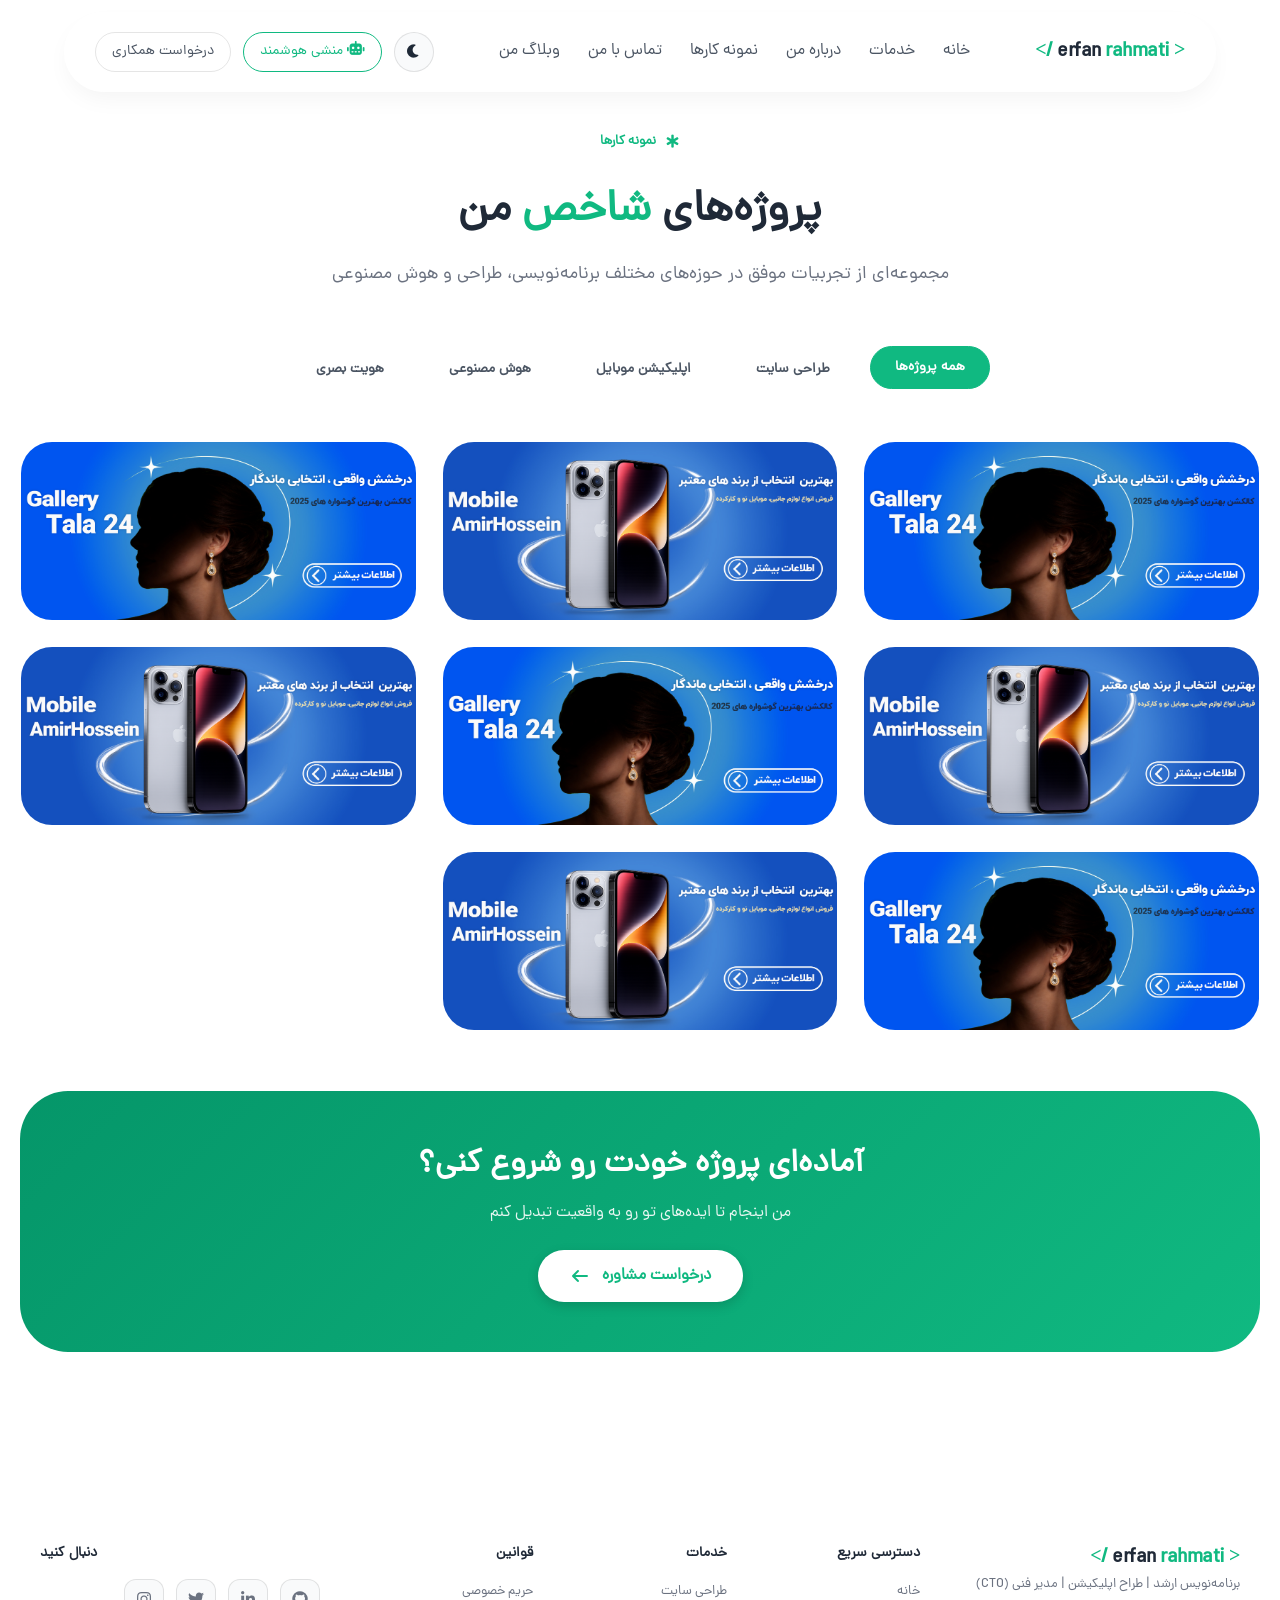
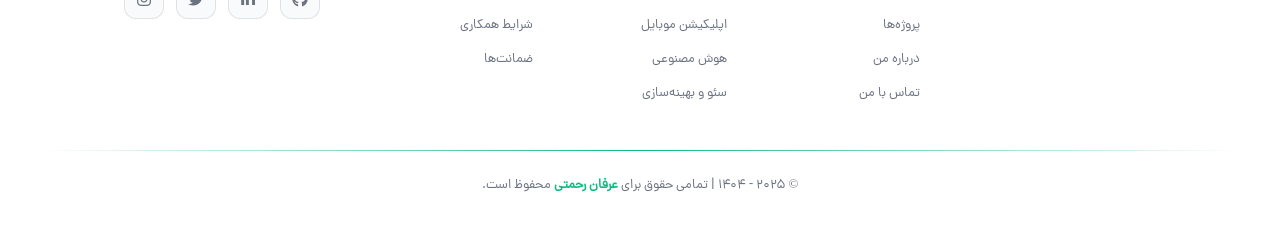
<file: portfolio.html>
<!DOCTYPE html>
<html lang="fa" dir="rtl">

<head>
    <meta charset="UTF-8">
    <meta name="viewport" content="width=device-width, initial-scale=1.0">
    <title>عرفان رحمتی | برنامه‌نویس و طراح سایت</title>
    <!-- Font Awesome -->
    <link rel="stylesheet" href="assets/css/all.min.css">
    <!-- Style Link File -->
    <link rel="stylesheet" href="assets/css/style.css">
    <link rel="stylesheet" href="assets/css/portfolio.css">
    <!-- Alpine.js -->
    <script defer src="assets/js/cdn.min.js"></script>
</head>

<body>

    <!-- ==================== HEADER WITH BRACKET LOGO & HAMBURGER MENU ==================== -->
    <header class="header">
        <div class="logo-area">
            <p class="logo-text">
                <span class="logo-bracket">&lt;</span>
                erfan
                <span class="logo-name">rahmati</span>
                <span class="logo-bracket">/&gt;</span>
            </p>
        </div>

        <!-- منوی دسکتاپ -->
        <div class="nav-menu desktop-menu">
            <a href="index.html" class="nav-link">خانه<div class="nav-underline"></div></a>
            <a href="services.html" class="nav-link">خدمات<div class="nav-underline"></div></a>
            <a href="aboutus.html" class="nav-link">درباره من<div class="nav-underline"></div></a>
            <a href="portfolio.html" class="nav-link">نمونه کارها<div class="nav-underline"></div></a>
            <a href="contactus.html" class="nav-link">تماس با من<div class="nav-underline"></div></a>
            <a href="blog.html" class="nav-link">وبلاگ من<div class="nav-underline"></div></a>
        </div>

        <!-- دکمه‌های سمت چپ دسکتاپ -->
        <div class="actions-area desktop-actions">
            <button id="themeToggle" class="theme-btn">
                <i id="themeIcon" class="fas fa-moon"></i>
            </button>
            <a href="ai-assistant.html" class="btn-smart"><i class="fas fa-robot"></i> منشی هوشمند</a>
            <a href="#" class="btn-outline">درخواست همکاری</a>
        </div>

        <!-- دکمه همبرگری (فقط در موبایل و تبلت) -->
        <div class="hamburger-menu" id="hamburgerBtn">
            <div class="hamburger-line"></div>
            <div class="hamburger-line"></div>
            <div class="hamburger-line"></div>
        </div>
    </header>

    <!-- منوی موبایل (اسلاید از راست) -->
    <div class="mobile-nav" id="mobileNav">
        <div class="mobile-nav-header">
            <div class="mobile-logo">
                <span class="mobile-logo-bracket">&lt;</span>
                erfan
                <span class="mobile-logo-name">rahmati</span>
                <span class="mobile-logo-bracket">/&gt;</span>
            </div>
            <button class="mobile-nav-close" id="closeMobileNav">
                <i class="fas fa-times"></i>
            </button>
        </div>
        <div class="mobile-nav-links">
            <a href="index.html" class="mobile-nav-link">خانه</a>
            <a href="services.html" class="mobile-nav-link">خدمات</a>
            <a href="aboutus.html" class="mobile-nav-link">درباره من</a>
            <a href="portfolio.html" class="mobile-nav-link">نمونه کارها</a>
            <a href="contactus.html" class="mobile-nav-link">تماس با من</a>
            <a href="blog.html" class="mobile-nav-link">وبلاگ من</a>
        </div>
        <div class="mobile-nav-actions">
            <button id="mobileThemeToggle" class="mobile-theme-btn">
                <i id="mobileThemeIcon" class="fas fa-moon"></i>
                <span>تغییر تم</span>
            </button>
            <a href="ai-assistant.html" class="mobile-btn-smart"><i class="fas fa-robot"></i> منشی هوشمند</a>
            <a href="#" class="mobile-btn-outline">درخواست همکاری</a>
        </div>
    </div>

    <!-- اوورلی (پشت منوی موبایل) -->
    <div class="mobile-overlay" id="mobileOverlay"></div>


    <!-- ==================== PORTFOLIO PAGE CONTENT (UNIQUE MASONRY) ==================== -->
    <main class="portfolio-page">
        <div class="portfolio-container">
            <!-- هدر -->
            <div class="portfolio-header">
                <div class="portfolio-badge"><i class="fas fa-star-of-life"></i> نمونه کارها</div>
                <h1>پروژه‌های <span>شاخص</span> من</h1>
                <p>مجموعه‌ای از تجربیات موفق در حوزه‌های مختلف برنامه‌نویسی، طراحی و هوش مصنوعی</p>
            </div>

            <!-- فیلتر دکمه‌ها (مدرن و مینیمال) -->
            <div class="portfolio-filters" id="portfolioFilters">
                <button class="filter-btn active" data-filter="all">همه پروژه‌ها</button>
                <button class="filter-btn" data-filter="web">طراحی سایت</button>
                <button class="filter-btn" data-filter="app">اپلیکیشن موبایل</button>
                <button class="filter-btn" data-filter="ai">هوش مصنوعی</button>
                <button class="filter-btn" data-filter="branding">هویت بصری</button>
            </div>

            <!-- گالری موزاییکی با چیدمان خاص (Masonry) -->
            <div class="portfolio-masonry" id="portfolioMasonry">
                <!-- پروژه 1 -->
                <div class="portfolio-item" data-category="web" data-title="سایت فروشگاهی بین‌المللی"
                    data-tech="React, Laravel, MySQL">
                    <div class="portfolio-item-inner">
                        <div class="portfolio-image">
                            <img src="assets/images/Tala-Banner.jpg" alt="سایت فروشگاهی">
                            <div class="portfolio-overlay">
                                <div class="portfolio-overlay-content">
                                    <h3>سایت فروشگاهی بین‌المللی</h3>
                                    <p>پلتفرم کامل فروش با چند درگاه پرداخت، پنل مدیریت پیشرفته و سئو شده</p>
                                    <div class="portfolio-tech">React - Laravel - MySQL</div>
                                    <div class="link-wrapper">
                                        <a href="#" class="portfolio-link">مشاهده جزئیات <i
                                                class="fas fa-arrow-left"></i></a>
                                    </div>
                                </div>
                            </div>
                        </div>
                    </div>
                </div>
                <!-- پروژه 2 -->
                <div class="portfolio-item" data-category="ai" data-title="پروژه برنجک | تشخیص هوشمند برنج"
                    data-tech="Python, TensorFlow, OpenCV">
                    <div class="portfolio-item-inner">
                        <div class="portfolio-image">
                            <img src="assets/images/Mobile-Banner.jpg" alt="پروژه برنجک">
                            <div class="portfolio-overlay">
                                <div class="portfolio-overlay-content">
                                    <h3>پروژه برنجک</h3>
                                    <p>سیستم تشخیص هوشمند برنج با پردازش تصویر – دقت ۹۶٪</p>
                                    <div class="portfolio-tech">Python - TensorFlow - OpenCV</div>
                                    <div class="link-wrapper">
                                        <a href="#" class="portfolio-link">مشاهده جزئیات <i
                                                class="fas fa-arrow-left"></i></a>
                                    </div>
                                </div>
                            </div>
                        </div>
                    </div>
                </div>
                <!-- پروژه 3 -->
                <div class="portfolio-item" data-category="app" data-title="اپلیکیشن تاکسی اینترنتی"
                    data-tech="Flutter, Laravel, WebSocket">
                    <div class="portfolio-item-inner">
                        <div class="portfolio-image">
                            <img src="assets/images/Tala-Banner.jpg" alt="اپلیکیشن تاکسی">
                            <div class="portfolio-overlay">
                                <div class="portfolio-overlay-content">
                                    <h3>اپلیکیشن تاکسی اینترنتی</h3>
                                    <p>سیستم موقعیت‌یابی لحظه‌ای، مسیریابی و پرداخت آنلاین</p>
                                    <div class="portfolio-tech">Flutter - Laravel - WebSocket</div>
                                    <div class="link-wrapper">
                                        <a href="#" class="portfolio-link">مشاهده جزئیات <i
                                                class="fas fa-arrow-left"></i></a>
                                    </div>
                                </div>
                            </div>
                        </div>
                    </div>
                </div>
                <!-- پروژه 4 -->
                <div class="portfolio-item" data-category="web" data-title="داشبورد مدیریت هوشمند"
                    data-tech="ASP.NET, React, Chart.js">
                    <div class="portfolio-item-inner">
                        <div class="portfolio-image">
                            <img src="assets/images/Mobile-Banner.jpg" alt="داشبورد">
                            <div class="portfolio-overlay">
                                <div class="portfolio-overlay-content">
                                    <h3>داشبورد مدیریت هوشمند</h3>
                                    <p>تحلیل داده‌های لحظه‌ای و گزارش‌گیری خودکار</p>
                                    <div class="portfolio-tech">ASP.NET - React - Chart.js</div>
                                    <div class="link-wrapper">
                                        <a href="#" class="portfolio-link">مشاهده جزئیات <i
                                                class="fas fa-arrow-left"></i></a>
                                    </div>
                                </div>
                            </div>
                        </div>
                    </div>
                </div>
                <!-- پروژه 5 -->
                <div class="portfolio-item" data-category="branding" data-title="هویت بصری برند کدیاد"
                    data-tech="Figma, Adobe Illustrator">
                    <div class="portfolio-item-inner">
                        <div class="portfolio-image">
                            <img src="assets/images/Tala-Banner.jpg" alt="برندینگ کدیاد">
                            <div class="portfolio-overlay">
                                <div class="portfolio-overlay-content">
                                    <h3>هویت بصری برند کدیاد</h3>
                                    <p>طراحی لوگو، پالت رنگی و رابط کاربری مدرن</p>
                                    <div class="portfolio-tech">Figma - Adobe Illustrator</div>
                                    <div class="link-wrapper">
                                        <a href="#" class="portfolio-link">مشاهده جزئیات <i
                                                class="fas fa-arrow-left"></i></a>
                                    </div>
                                </div>
                            </div>
                        </div>
                    </div>
                </div>
                <!-- پروژه 6 -->
                <div class="portfolio-item" data-category="app" data-title="اپلیکیشن فروشگاهی موبایل"
                    data-tech="Flutter, Firebase">
                    <div class="portfolio-item-inner">
                        <div class="portfolio-image">
                            <img src="assets/images/Mobile-Banner.jpg" alt="اپلیکیشن فروشگاهی">
                            <div class="portfolio-overlay">
                                <div class="portfolio-overlay-content">
                                    <h3>اپلیکیشن فروشگاهی موبایل</h3>
                                    <p>تجربه خرید آسان روی موبایل با پنل مدیریت</p>
                                    <div class="portfolio-tech">Flutter - Firebase</div>
                                    <div class="link-wrapper">
                                        <a href="#" class="portfolio-link">مشاهده جزئیات <i
                                                class="fas fa-arrow-left"></i></a>
                                    </div>
                                </div>
                            </div>
                        </div>
                    </div>
                </div>
                <!-- پروژه 7 -->
                <div class="portfolio-item" data-category="ai" data-title="سیستم تشخیص چهره"
                    data-tech="Python, OpenCV, Deep Learning">
                    <div class="portfolio-item-inner">
                        <div class="portfolio-image">
                            <img src="assets/images/Tala-Banner.jpg" alt="تشخیص چهره">
                            <div class="portfolio-overlay">
                                <div class="portfolio-overlay-content">
                                    <h3>سیستم تشخیص چهره</h3>
                                    <p>پردازش ویدئوی زنده و تشخیص هویت با دقت بالا</p>
                                    <div class="portfolio-tech">Python - OpenCV - Deep Learning</div>
                                    <div class="link-wrapper">
                                        <a href="#" class="portfolio-link">مشاهده جزئیات <i
                                                class="fas fa-arrow-left"></i></a>
                                    </div>
                                </div>
                            </div>
                        </div>
                    </div>
                </div>
                <!-- پروژه 8 -->
                <div class="portfolio-item" data-category="web" data-title="وبسایت شخصی وکیل"
                    data-tech="WordPress, PHP, Elementor">
                    <div class="portfolio-item-inner">
                        <div class="portfolio-image">
                            <img src="assets/images/Mobile-Banner.jpg" alt="وبسایت وکیل">
                            <div class="portfolio-overlay">
                                <div class="portfolio-overlay-content">
                                    <h3>وبسایت شخصی وکیل</h3>
                                    <p>طراحی اختصاصی با سیستم نوبت‌دهی آنلاین</p>
                                    <div class="portfolio-tech">WordPress - PHP - Elementor</div>
                                    <div class="link-wrapper">
                                        <a href="#" class="portfolio-link">مشاهده جزئیات <i
                                                class="fas fa-arrow-left"></i></a>
                                    </div>
                                </div>
                            </div>
                        </div>
                    </div>
                </div>
            </div>

            <!-- CTA پایین صفحه -->
            <div class="portfolio-cta">
                <div class="cta-inner">
                    <h3>آماده‌ای پروژه خودت رو شروع کنی؟</h3>
                    <p>من اینجام تا ایده‌های تو رو به واقعیت تبدیل کنم</p>
                    <a href="#contact" class="cta-button">درخواست مشاوره <i class="fas fa-arrow-left"></i></a>
                </div>
            </div>
        </div>
    </main>


    <!-- ==================== FOOTER ==================== -->
    <footer class="footer">
        <div class="footer-container">
            <div class="footer-content">
                <!-- لوگو و نام برند -->
                <div class="footer-brand">
                    <div class="logo-area">
                        <p class="logo-text">
                            <span class="logo-bracket">&lt;</span>
                            erfan
                            <span class="logo-name">rahmati</span>
                            <span class="logo-bracket">/&gt;</span>
                        </p>
                    </div>
                    <p class="footer-bio">
                        برنامه‌نویس ارشد | طراح اپلیکیشن | مدیر فنی (CTO)
                    </p>
                </div>

                <!-- لینک‌های سریع -->
                <div class="footer-links">
                    <div class="footer-links-column">
                        <h4>دسترسی سریع</h4>
                        <ul>
                            <li><a href="#">خانه</a></li>
                            <li><a href="#">پروژه‌ها</a></li>
                            <li><a href="#">درباره من</a></li>
                            <li><a href="#">تماس با من</a></li>
                        </ul>
                    </div>
                    <div class="footer-links-column">
                        <h4>خدمات</h4>
                        <ul>
                            <li><a href="#">طراحی سایت</a></li>
                            <li><a href="#">اپلیکیشن موبایل</a></li>
                            <li><a href="#">هوش مصنوعی</a></li>
                            <li><a href="#">سئو و بهینه‌سازی</a></li>
                        </ul>
                    </div>
                    <div class="footer-links-column">
                        <h4>قوانین</h4>
                        <ul>
                            <li><a href="#">حریم خصوصی</a></li>
                            <li><a href="#">شرایط همکاری</a></li>
                            <li><a href="#">ضمانت‌ها</a></li>
                        </ul>
                    </div>
                </div>

                <!-- شبکه‌های اجتماعی -->
                <div class="footer-social">
                    <h4>دنبال کنید</h4>
                    <div class="social-icons-footer">
                        <a href="https://github.com/erfanrahmati" target="_blank" class="social-icon-footer">
                            <i class="fab fa-github"></i>
                        </a>
                        <a href="https://linkedin.com/in/erfanrahmati" target="_blank" class="social-icon-footer">
                            <i class="fab fa-linkedin-in"></i>
                        </a>
                        <a href="https://twitter.com/erfanrahmati" target="_blank" class="social-icon-footer">
                            <i class="fab fa-twitter"></i>
                        </a>
                        <a href="https://instagram.com/erfanrahmati" target="_blank" class="social-icon-footer">
                            <i class="fab fa-instagram"></i>
                        </a>
                    </div>
                </div>
            </div>

            <!-- خط جداساز -->
            <div class="footer-divider"></div>

            <!-- کپی‌رایت -->
            <div class="footer-copyright">
                <p>&copy; ۲۰۲۵ - ۱۴۰۴ | تمامی حقوق برای <strong class="copyright-name">عرفان رحمتی</strong> محفوظ است.
                </p>
            </div>
        </div>
    </footer>


    <script src="assets/js/script.js"></script>
    <script src="assets/js/portfolio.js"></script>
</body>

</html>
</file>
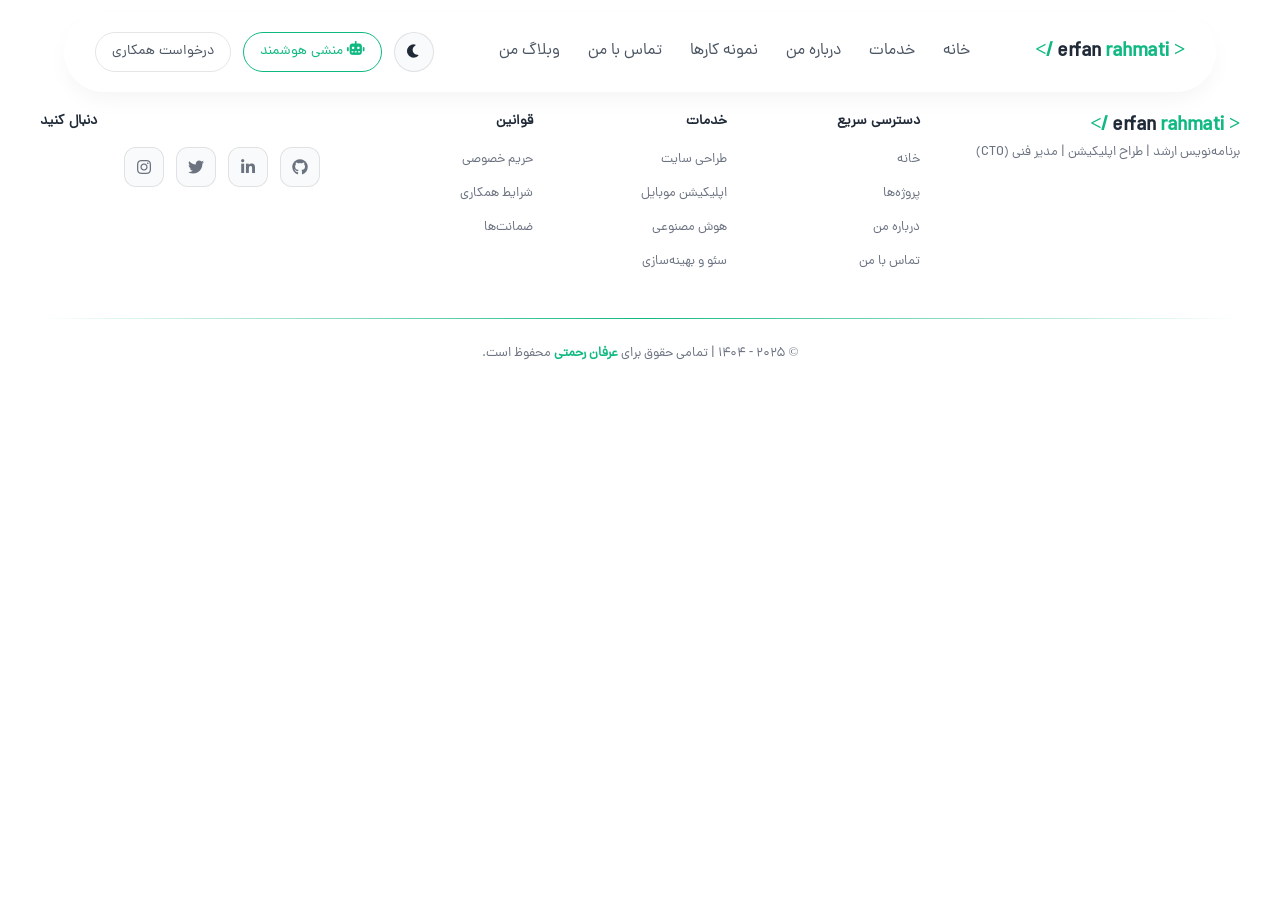
<file: sakhtar.html>
<!DOCTYPE html>
<html lang="fa" dir="rtl">

<head>
    <meta charset="UTF-8">
    <meta name="viewport" content="width=device-width, initial-scale=1.0">
    <title>عرفان رحمتی | برنامه‌نویس و طراح سایت</title>
    <!-- Font Awesome -->
    <link rel="stylesheet" href="assets/css/all.min.css">
    <!-- Style Link File -->
    <link rel="stylesheet" href="assets/css/style.css">
    <!-- Alpine.js -->
    <script defer src="assets/js/cdn.min.js"></script>
</head>

<body>

    <!-- ==================== HEADER WITH BRACKET LOGO & HAMBURGER MENU ==================== -->
    <header class="header">
        <div class="logo-area">
            <p class="logo-text">
                <span class="logo-bracket">&lt;</span>
                erfan
                <span class="logo-name">rahmati</span>
                <span class="logo-bracket">/&gt;</span>
            </p>
        </div>

        <!-- منوی دسکتاپ -->
        <div class="nav-menu desktop-menu">
            <a href="index.html" class="nav-link">خانه<div class="nav-underline"></div></a>
            <a href="services.html" class="nav-link">خدمات<div class="nav-underline"></div></a>
            <a href="aboutus.html" class="nav-link">درباره من<div class="nav-underline"></div></a>
            <a href="portfolio.html" class="nav-link">نمونه کارها<div class="nav-underline"></div></a>
            <a href="contactus.html" class="nav-link">تماس با من<div class="nav-underline"></div></a>
            <a href="blog.html" class="nav-link">وبلاگ من<div class="nav-underline"></div></a>
        </div>

        <!-- دکمه‌های سمت چپ دسکتاپ -->
        <div class="actions-area desktop-actions">
            <button id="themeToggle" class="theme-btn">
                <i id="themeIcon" class="fas fa-moon"></i>
            </button>
            <a href="ai-assistant.html" class="btn-smart"><i class="fas fa-robot"></i> منشی هوشمند</a>
            <a href="#" class="btn-outline">درخواست همکاری</a>
        </div>

        <!-- دکمه همبرگری (فقط در موبایل و تبلت) -->
        <div class="hamburger-menu" id="hamburgerBtn">
            <div class="hamburger-line"></div>
            <div class="hamburger-line"></div>
            <div class="hamburger-line"></div>
        </div>
    </header>

    <!-- منوی موبایل (اسلاید از راست) -->
    <div class="mobile-nav" id="mobileNav">
        <div class="mobile-nav-header">
            <div class="mobile-logo">
                <span class="mobile-logo-bracket">&lt;</span>
                erfan
                <span class="mobile-logo-name">rahmati</span>
                <span class="mobile-logo-bracket">/&gt;</span>
            </div>
            <button class="mobile-nav-close" id="closeMobileNav">
                <i class="fas fa-times"></i>
            </button>
        </div>
        <div class="mobile-nav-links">
            <a href="index.html" class="mobile-nav-link">خانه</a>
            <a href="services.html" class="mobile-nav-link">خدمات</a>
            <a href="aboutus.html" class="mobile-nav-link">درباره من</a>
            <a href="portfolio.html" class="mobile-nav-link">نمونه کارها</a>
            <a href="contactus.html" class="mobile-nav-link">تماس با من</a>
            <a href="blog.html" class="mobile-nav-link">وبلاگ من</a>
        </div>
        <div class="mobile-nav-actions">
            <button id="mobileThemeToggle" class="mobile-theme-btn">
                <i id="mobileThemeIcon" class="fas fa-moon"></i>
                <span>تغییر تم</span>
            </button>
            <a href="ai-assistant.html" class="mobile-btn-smart"><i class="fas fa-robot"></i> منشی هوشمند</a>
            <a href="#" class="mobile-btn-outline">درخواست همکاری</a>
        </div>
    </div>

    <!-- اوورلی (پشت منوی موبایل) -->
    <div class="mobile-overlay" id="mobileOverlay"></div>





    <!-- ==================== FOOTER ==================== -->
    <footer class="footer">
        <div class="footer-container">
            <div class="footer-content">
                <!-- لوگو و نام برند -->
                <div class="footer-brand">
                    <div class="logo-area">
                        <p class="logo-text">
                            <span class="logo-bracket">&lt;</span>
                            erfan
                            <span class="logo-name">rahmati</span>
                            <span class="logo-bracket">/&gt;</span>
                        </p>
                    </div>
                    <p class="footer-bio">
                        برنامه‌نویس ارشد | طراح اپلیکیشن | مدیر فنی (CTO)
                    </p>
                </div>

                <!-- لینک‌های سریع -->
                <div class="footer-links">
                    <div class="footer-links-column">
                        <h4>دسترسی سریع</h4>
                        <ul>
                            <li><a href="#">خانه</a></li>
                            <li><a href="#">پروژه‌ها</a></li>
                            <li><a href="#">درباره من</a></li>
                            <li><a href="#">تماس با من</a></li>
                        </ul>
                    </div>
                    <div class="footer-links-column">
                        <h4>خدمات</h4>
                        <ul>
                            <li><a href="#">طراحی سایت</a></li>
                            <li><a href="#">اپلیکیشن موبایل</a></li>
                            <li><a href="#">هوش مصنوعی</a></li>
                            <li><a href="#">سئو و بهینه‌سازی</a></li>
                        </ul>
                    </div>
                    <div class="footer-links-column">
                        <h4>قوانین</h4>
                        <ul>
                            <li><a href="#">حریم خصوصی</a></li>
                            <li><a href="#">شرایط همکاری</a></li>
                            <li><a href="#">ضمانت‌ها</a></li>
                        </ul>
                    </div>
                </div>

                <!-- شبکه‌های اجتماعی -->
                <div class="footer-social">
                    <h4>دنبال کنید</h4>
                    <div class="social-icons-footer">
                        <a href="https://github.com/erfanrahmati" target="_blank" class="social-icon-footer">
                            <i class="fab fa-github"></i>
                        </a>
                        <a href="https://linkedin.com/in/erfanrahmati" target="_blank" class="social-icon-footer">
                            <i class="fab fa-linkedin-in"></i>
                        </a>
                        <a href="https://twitter.com/erfanrahmati" target="_blank" class="social-icon-footer">
                            <i class="fab fa-twitter"></i>
                        </a>
                        <a href="https://instagram.com/erfanrahmati" target="_blank" class="social-icon-footer">
                            <i class="fab fa-instagram"></i>
                        </a>
                    </div>
                </div>
            </div>

            <!-- خط جداساز -->
            <div class="footer-divider"></div>

            <!-- کپی‌رایت -->
            <div class="footer-copyright">
                <p>&copy; ۲۰۲۵ - ۱۴۰۴ | تمامی حقوق برای <strong class="copyright-name">عرفان رحمتی</strong> محفوظ است.
                </p>
            </div>
        </div>
    </footer>


<script src="assets/js/script.js"></script>    
</body>

</html>
</file>
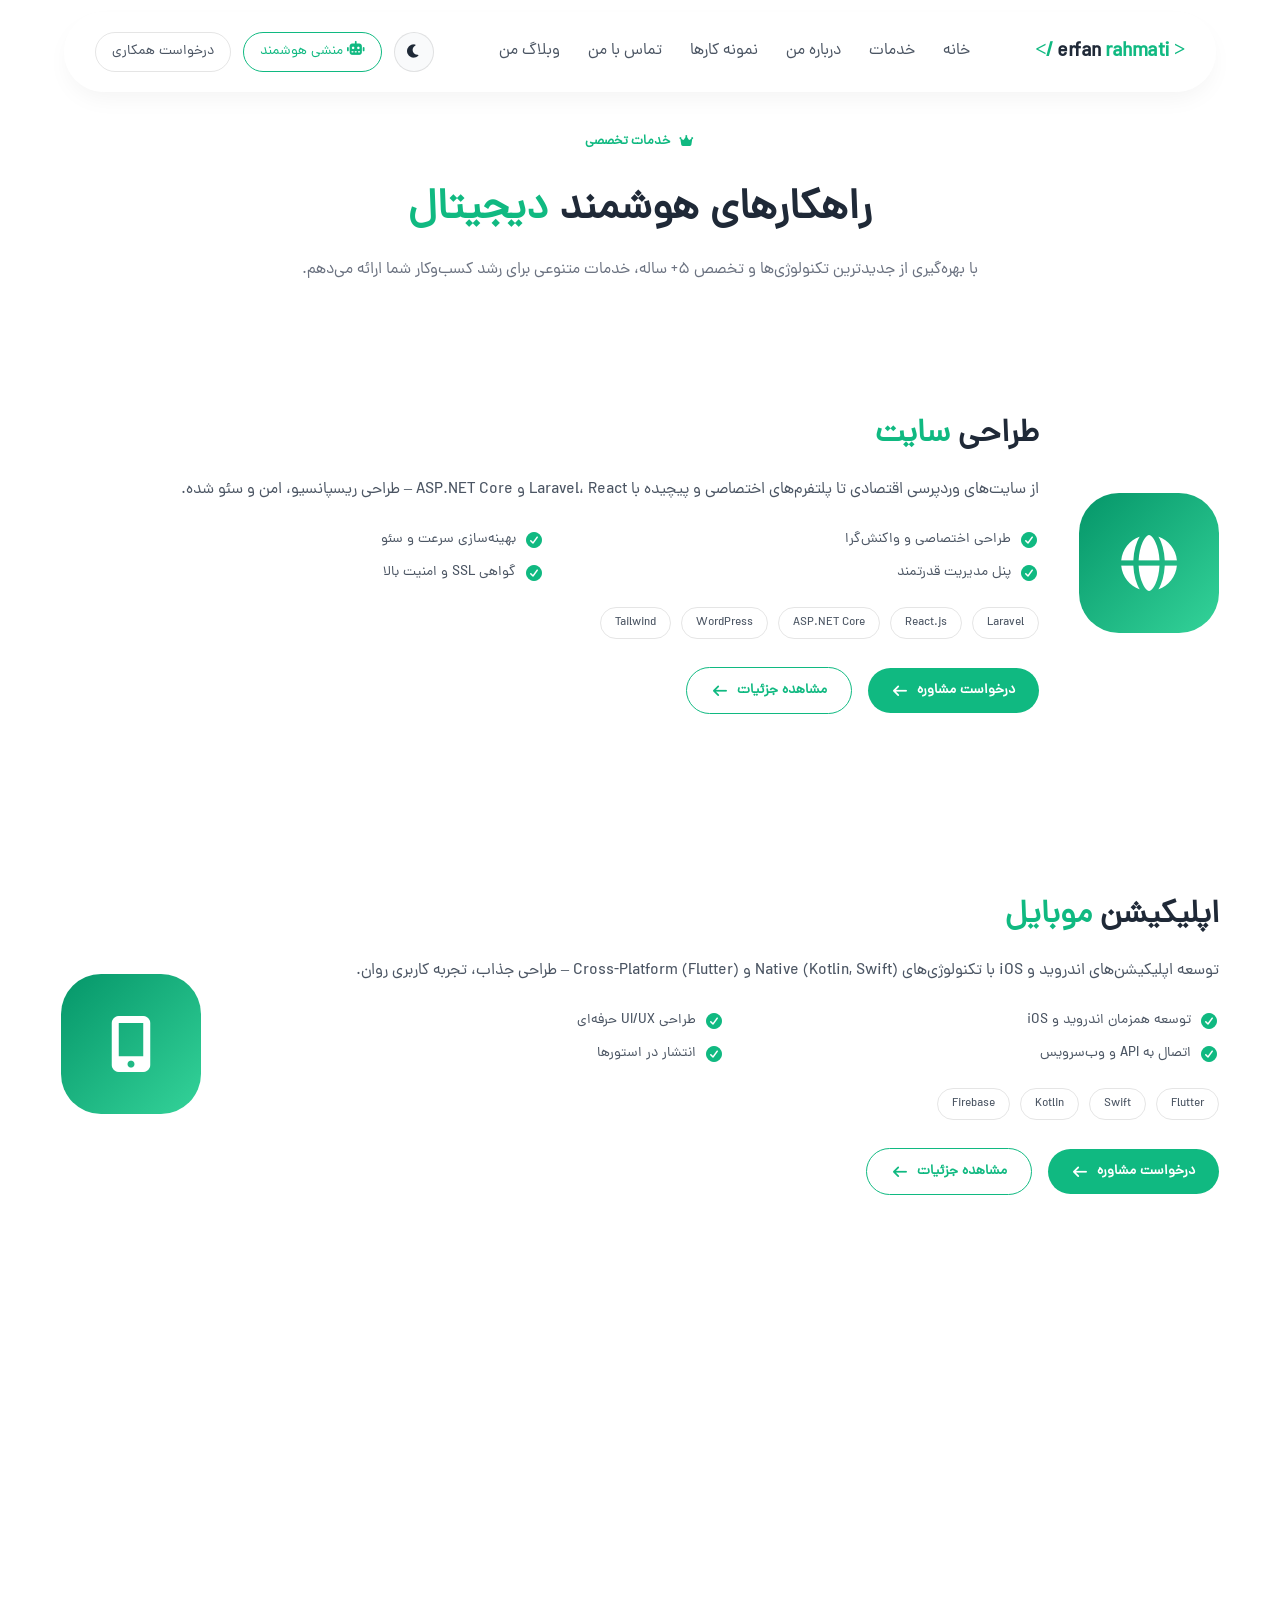
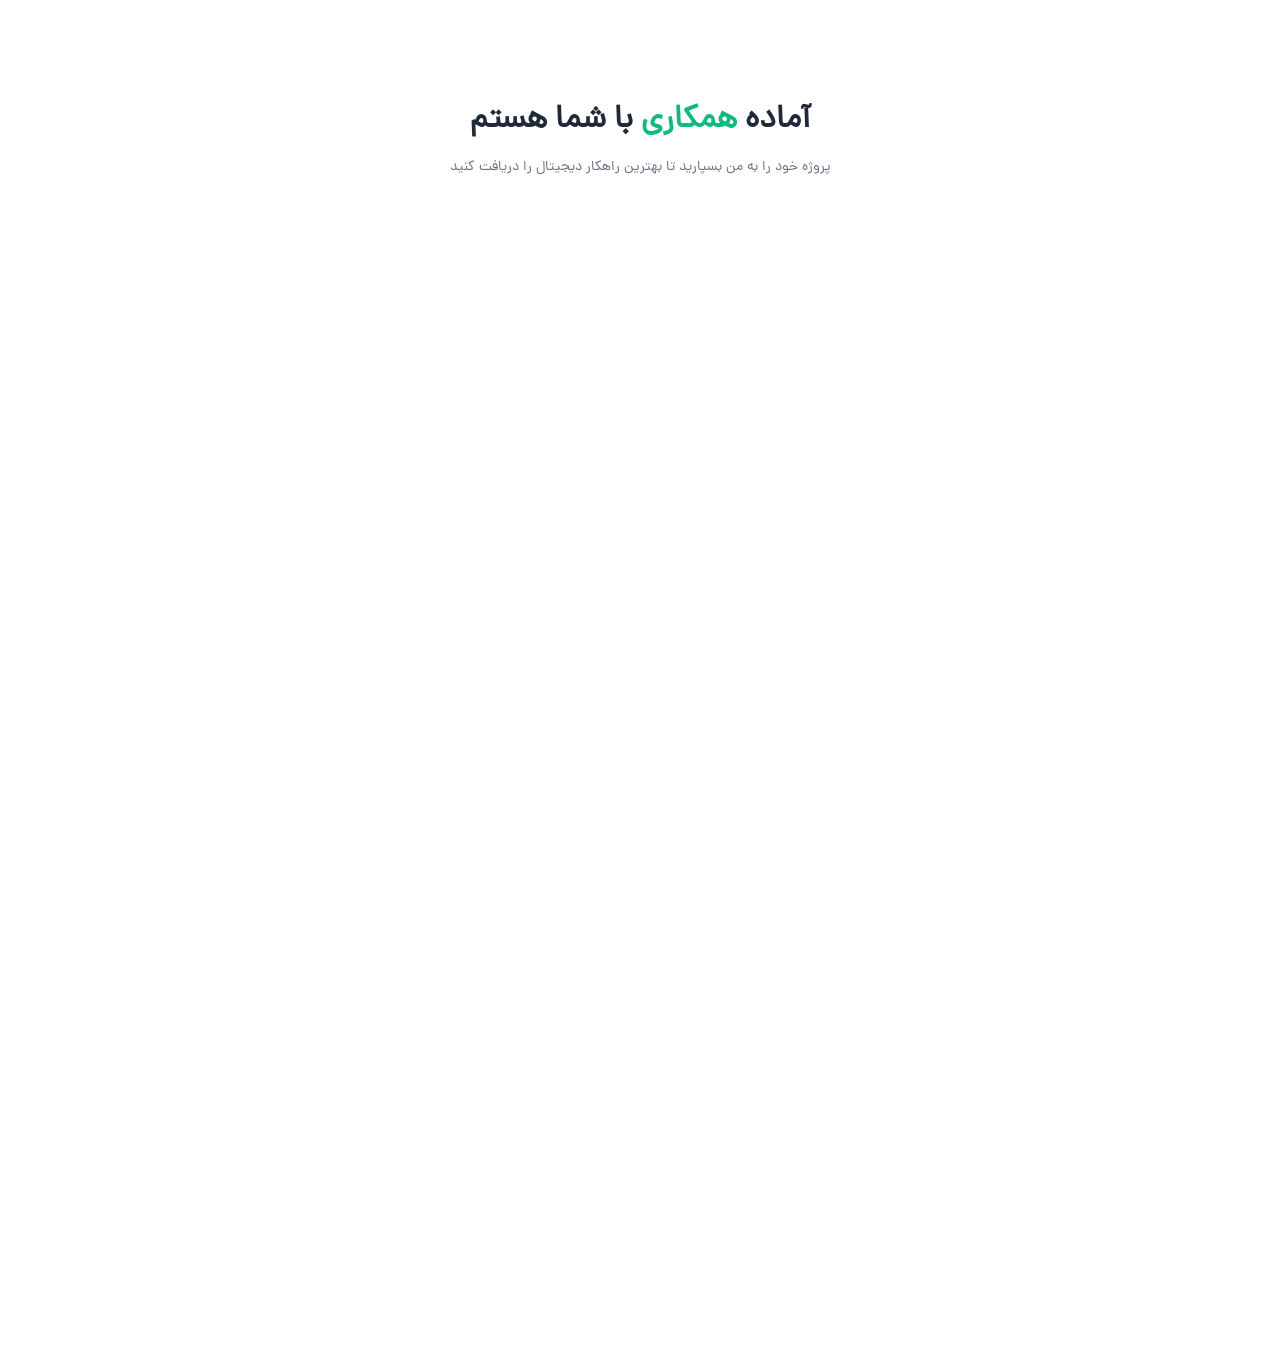
<file: services.html>
<!DOCTYPE html>
<html lang="fa" dir="rtl">

<head>
    <meta charset="UTF-8">
    <meta name="viewport" content="width=device-width, initial-scale=1.0">
    <title>عرفان رحمتی | برنامه‌نویس و طراح سایت</title>
    <!-- Font Awesome -->
    <link rel="stylesheet" href="assets/css/all.min.css">
    <!-- Style Link File -->
    <link rel="stylesheet" href="assets/css/style.css">
    <link rel="stylesheet" href="assets/css/services.css">
    <!-- Alpine.js -->
    <script defer src="assets/js/cdn.min.js"></script>
</head>

<body>

    <!-- ==================== HEADER WITH BRACKET LOGO & HAMBURGER MENU ==================== -->
    <header class="header">
        <div class="logo-area">
            <p class="logo-text">
                <span class="logo-bracket">&lt;</span>
                erfan
                <span class="logo-name">rahmati</span>
                <span class="logo-bracket">/&gt;</span>
            </p>
        </div>

        <!-- منوی دسکتاپ -->
        <div class="nav-menu desktop-menu">
            <a href="index.html" class="nav-link">خانه<div class="nav-underline"></div></a>
            <a href="services.html" class="nav-link">خدمات<div class="nav-underline"></div></a>
            <a href="aboutus.html" class="nav-link">درباره من<div class="nav-underline"></div></a>
            <a href="portfolio.html" class="nav-link">نمونه کارها<div class="nav-underline"></div></a>
            <a href="contactus.html" class="nav-link">تماس با من<div class="nav-underline"></div></a>
            <a href="blog.html" class="nav-link">وبلاگ من<div class="nav-underline"></div></a>
        </div>

        <!-- دکمه‌های سمت چپ دسکتاپ -->
        <div class="actions-area desktop-actions">
            <button id="themeToggle" class="theme-btn">
                <i id="themeIcon" class="fas fa-moon"></i>
            </button>
            <a href="ai-assistant.html" class="btn-smart"><i class="fas fa-robot"></i> منشی هوشمند</a>
            <a href="#" class="btn-outline">درخواست همکاری</a>
        </div>

        <!-- دکمه همبرگری (فقط در موبایل و تبلت) -->
        <div class="hamburger-menu" id="hamburgerBtn">
            <div class="hamburger-line"></div>
            <div class="hamburger-line"></div>
            <div class="hamburger-line"></div>
        </div>
    </header>

    <!-- منوی موبایل (اسلاید از راست) -->
    <div class="mobile-nav" id="mobileNav">
        <div class="mobile-nav-header">
            <div class="mobile-logo">
                <span class="mobile-logo-bracket">&lt;</span>
                erfan
                <span class="mobile-logo-name">rahmati</span>
                <span class="mobile-logo-bracket">/&gt;</span>
            </div>
            <button class="mobile-nav-close" id="closeMobileNav">
                <i class="fas fa-times"></i>
            </button>
        </div>
        <div class="mobile-nav-links">
            <a href="index.html" class="mobile-nav-link">خانه</a>
            <a href="services.html" class="mobile-nav-link">خدمات</a>
            <a href="aboutus.html" class="mobile-nav-link">درباره من</a>
            <a href="portfolio.html" class="mobile-nav-link">نمونه کارها</a>
            <a href="contactus.html" class="mobile-nav-link">تماس با من</a>
            <a href="blog.html" class="mobile-nav-link">وبلاگ من</a>
        </div>
        <div class="mobile-nav-actions">
            <button id="mobileThemeToggle" class="mobile-theme-btn">
                <i id="mobileThemeIcon" class="fas fa-moon"></i>
                <span>تغییر تم</span>
            </button>
            <a href="ai-assistant.html" class="mobile-btn-smart"><i class="fas fa-robot"></i> منشی هوشمند</a>
            <a href="#" class="mobile-btn-outline">درخواست همکاری</a>
        </div>
    </div>

    <!-- اوورلی (پشت منوی موبایل) -->
    <div class="mobile-overlay" id="mobileOverlay"></div>

    <!-- ==================== SERVICES PAGE CONTENT ==================== -->
    <main class="services-main">
        <!-- ========== هدر صفحه خدمات ========== -->
        <section class="services-hero">
            <div class="services-hero-badge">
                <i class="fas fa-crown"></i>
                <span>خدمات تخصصی</span>
            </div>
            <h1>
            راهکارهای هوشمند <span>دیجیتال</span></h1>
            <p>با بهره‌گیری از جدیدترین تکنولوژی‌ها و تخصص ۵+ ساله، خدمات متنوعی برای رشد کسب‌وکار شما ارائه می‌دهم.</p>
        </section>

        <!-- ========== سرویس ۱: طراحی سایت ========== -->
        <section class="service-detail-section">
            <div class="service-detail-container">
                <div class="service-detail-icon">
                    <div class="icon-box">
                        <i class="fas fa-globe"></i>
                    </div>
                </div>
                <div class="service-detail-content">
                    <h2>طراحی <span>سایت</span></h2>
                    <p class="service-detail-desc">از سایت‌های وردپرسی اقتصادی تا پلتفرم‌های اختصاصی و پیچیده با
                        Laravel، React و ASP.NET Core – طراحی ریسپانسیو، امن و سئو شده.</p>
                    <ul class="service-features-list">
                        <li><i class="fas fa-check-circle"></i> طراحی اختصاصی و واکنش‌گرا</li>
                        <li><i class="fas fa-check-circle"></i> بهینه‌سازی سرعت و سئو</li>
                        <li><i class="fas fa-check-circle"></i> پنل مدیریت قدرتمند</li>
                        <li><i class="fas fa-check-circle"></i> گواهی SSL و امنیت بالا</li>
                    </ul>
                    <div class="service-tech-stack">
                        <span>Laravel</span>
                        <span>React.js</span>
                        <span>ASP.NET Core</span>
                        <span>WordPress</span>
                        <span>Tailwind</span>
                    </div>
                    <div class="service-buttons">
                        <a href="#contactFormSection" class="service-detail-btn">درخواست مشاوره <i
                                class="fas fa-arrow-left"></i></a>
                        <a href="#" class="service-details-link">مشاهده جزئیات <i class="fas fa-arrow-left"></i></a>
                    </div>
                </div>
            </div>
        </section>

        <!-- ========== سرویس ۲: اپلیکیشن موبایل ========== -->
        <section class="service-detail-section">
            <div class="service-detail-container reverse">
                <div class="service-detail-icon">
                    <div class="icon-box">
                        <i class="fas fa-mobile-alt"></i>
                    </div>
                </div>
                <div class="service-detail-content">
                    <h2>اپلیکیشن <span>موبایل</span></h2>
                    <p class="service-detail-desc">توسعه اپلیکیشن‌های اندروید و iOS با تکنولوژی‌های Native (Kotlin,
                        Swift) و Cross-Platform (Flutter) – طراحی جذاب، تجربه کاربری روان.</p>
                    <ul class="service-features-list">
                        <li><i class="fas fa-check-circle"></i> توسعه همزمان اندروید و iOS</li>
                        <li><i class="fas fa-check-circle"></i> طراحی UI/UX حرفه‌ای</li>
                        <li><i class="fas fa-check-circle"></i> اتصال به API و وب‌سرویس</li>
                        <li><i class="fas fa-check-circle"></i> انتشار در استورها</li>
                    </ul>
                    <div class="service-tech-stack">
                        <span>Flutter</span>
                        <span>Swift</span>
                        <span>Kotlin</span>
                        <span>Firebase</span>
                    </div>
                    <div class="service-buttons">
                        <a href="#contactFormSection" class="service-detail-btn">درخواست مشاوره <i
                                class="fas fa-arrow-left"></i></a>
                        <a href="#" class="service-details-link">مشاهده جزئیات <i class="fas fa-arrow-left"></i></a>
                    </div>
                </div>
            </div>
        </section>

        <!-- ========== سرویس ۳: هوش مصنوعی ========== -->
        <section class="service-detail-section">
            <div class="service-detail-container">
                <div class="service-detail-icon">
                    <div class="icon-box">
                        <i class="fas fa-brain"></i>
                    </div>
                </div>
                <div class="service-detail-content">
                    <h2>هوش <span>مصنوعی</span></h2>
                    <p class="service-detail-desc">پردازش تصویر پیشرفته، تشخیص الگو (مانند پروژه برنجک)، مدل‌های یادگیری
                        ماشین سفارشی و چت‌بات‌های هوشمند برای کسب‌وکار شما.</p>
                    <ul class="service-features-list">
                        <li><i class="fas fa-check-circle"></i> پردازش تصویر با OpenCV</li>
                        <li><i class="fas fa-check-circle"></i> مدل‌های یادگیری عمیق</li>
                        <li><i class="fas fa-check-circle"></i> چت‌بات هوشمند (API محور)</li>
                        <li><i class="fas fa-check-circle"></i> تحلیل کلان داده</li>
                    </ul>
                    <div class="service-tech-stack">
                        <span>Python</span>
                        <span>TensorFlow</span>
                        <span>OpenCV</span>
                        <span>PyTorch</span>
                        <span>LLM</span>
                    </div>
                    <div class="service-buttons">
                        <a href="#contactFormSection" class="service-detail-btn">درخواست مشاوره <i
                                class="fas fa-arrow-left"></i></a>
                        <a href="#" class="service-details-link">مشاهده جزئیات <i class="fas fa-arrow-left"></i></a>
                    </div>
                </div>
            </div>
        </section>

        <!-- ========== سرویس ۴: هویت بصری و برندینگ ========== -->
        <section class="service-detail-section">
            <div class="service-detail-container reverse">
                <div class="service-detail-icon">
                    <div class="icon-box">
                        <i class="fas fa-palette"></i>
                    </div>
                </div>
                <div class="service-detail-content">
                    <h2>هویت بصری <span>& برندینگ</span></h2>
                    <p class="service-detail-desc">طراحی لوگوی حرفه‌ای، هویت برند، رابط کاربری (UI) و تجربه کاربری (UX)
                        مدرن با رویکرد جذب مخاطب و افزایش فروش.</p>
                    <ul class="service-features-list">
                        <li><i class="fas fa-check-circle"></i> طراحی لوگوی اختصاصی</li>
                        <li><i class="fas fa-check-circle"></i> پالت رنگی و typography</li>
                        <li><i class="fas fa-check-circle"></i> طراحی UI/UX در Figma</li>
                        <li><i class="fas fa-check-circle"></i> استراتژی برندینگ</li>
                    </ul>
                    <div class="service-tech-stack">
                        <span>Figma</span>
                        <span>Adobe Illustrator</span>
                        <span>Photoshop</span>
                        <span>Brand Strategy</span>
                    </div>
                    <div class="service-buttons">
                        <a href="#contactFormSection" class="service-detail-btn">درخواست مشاوره <i
                                class="fas fa-arrow-left"></i></a>
                        <a href="#" class="service-details-link">مشاهده جزئیات <i class="fas fa-arrow-left"></i></a>
                    </div>
                </div>
            </div>
        </section>

        <!-- ========== سرویس ۵: سئو و بهینه‌سازی ========== -->
        <section class="service-detail-section">
            <div class="service-detail-container">
                <div class="service-detail-icon">
                    <div class="icon-box">
                        <i class="fas fa-chart-line"></i>
                    </div>
                </div>
                <div class="service-detail-content">
                    <h2>سئو <span>و بهینه‌سازی</span></h2>
                    <p class="service-detail-desc">بهبود رتبه سایت در گوگل، افزایش بازدید ارگانیک، بهینه‌سازی ساختاری و
                        محتوایی با الگوریتم‌های روز.</p>
                    <ul class="service-features-list">
                        <li><i class="fas fa-check-circle"></i> سئو تکنیکال و داخلی</li>
                        <li><i class="fas fa-check-circle"></i> لینک‌سازی و آفسایت</li>
                        <li><i class="fas fa-check-circle"></i> تحلیل رقبا و استراتژی محتوا</li>
                        <li><i class="fas fa-check-circle"></i> گزارش‌دهی ماهانه</li>
                    </ul>
                    <div class="service-tech-stack">
                        <span>Google Analytics</span>
                        <span>Search Console</span>
                        <span>Screaming Frog</span>
                        <span>Ahrefs</span>
                    </div>
                    <div class="service-buttons">
                        <a href="#contactFormSection" class="service-detail-btn">درخواست مشاوره <i
                                class="fas fa-arrow-left"></i></a>
                        <a href="#" class="service-details-link">مشاهده جزئیات <i class="fas fa-arrow-left"></i></a>
                    </div>
                </div>
            </div>
        </section>

        <!-- ========== سرویس ۶: مشاوره مدیریت فنی (CTO as a Service) ========== -->
        <section class="service-detail-section">
            <div class="service-detail-container reverse">
                <div class="service-detail-icon">
                    <div class="icon-box">
                        <i class="fas fa-users"></i>
                    </div>
                </div>
                <div class="service-detail-content">
                    <h2>مشاوره <span>& مدیریت فنی</span></h2>
                    <p class="service-detail-desc">ارائه خدمات مشاوره معماری نرم‌افزار، مدیریت تیم‌های فنی، راه‌اندازی
                        فرآیندهای توسعه و نقش CTO به صورت پروژه‌ای.</p>
                    <ul class="service-features-list">
                        <li><i class="fas fa-check-circle"></i> معماری مقیاس‌پذیر و امن</li>
                        <li><i class="fas fa-check-circle"></i> مدیریت تیم و متدولوژی چابک</li>
                        <li><i class="fas fa-check-circle"></i> راه‌اندازی CI/CD</li>
                        <li><i class="fas fa-check-circle"></i> مشاوره استارتاپی و فنی</li>
                    </ul>
                    <div class="service-tech-stack">
                        <span>Cloud Architecture</span>
                        <span>Agile</span>
                        <span>DevOps</span>
                        <span>System Design</span>
                    </div>
                    <div class="service-buttons">
                        <a href="#contactFormSection" class="service-detail-btn">درخواست مشاوره <i
                                class="fas fa-arrow-left"></i></a>
                        <a href="#" class="service-details-link">مشاهده جزئیات <i class="fas fa-arrow-left"></i></a>
                    </div>
                </div>
            </div>
        </section>

        <!-- ========== فرم درخواست مشاوره (همانند نمونه ولی با برند عرفان) ========== -->
        <div id="contactFormSection">
            <section class="contact-section">
                <div class="contact-container">
                    <div class="contact-header">
                        <span class="contact-badge">
                            <i class="fas fa-handshake"></i> درخواست همکاری
                        </span>
                        <h2 class="contact-title">
                            آماده <span class="contact-title-highlight">همکاری</span> با شما هستم
                        </h2>
                        <p class="contact-subtitle">
                            پروژه خود را به من بسپارید تا بهترین راهکار دیجیتال را دریافت کنید
                        </p>
                    </div>

                    <div class="contact-wrapper">
                        <form class="contact-form" id="contactForm">
                            <div class="form-row">
                                <div class="form-group">
                                    <label><i class="fas fa-user"></i> نام و نام خانوادگی</label>
                                    <input type="text" id="fullname" placeholder="مثال: عرفان رحمتی" required>
                                </div>
                                <div class="form-group">
                                    <label><i class="fas fa-phone-alt"></i> شماره تماس</label>
                                    <input type="tel" id="phone" placeholder="مثال: ۰۹۱۲۳۴۵۶۷۸۹" required>
                                </div>
                            </div>

                            <div class="form-row">
                                <div class="form-group">
                                    <label><i class="fas fa-code"></i> نوع پروژه</label>
                                    <div class="modal-input-trigger" id="projectTypeTriggerBtn">
                                        <div class="modal-input-display">
                                            <span id="projectTypeDisplay">انتخاب کنید</span>
                                            <i class="fas fa-chevron-left"></i>
                                        </div>
                                    </div>
                                    <input type="hidden" id="projectType" name="projectType">
                                </div>

                                <div class="form-group">
                                    <label><i class="fas fa-clock"></i> مدت زمان پیشنهادی</label>
                                    <div class="modal-input-trigger" id="deadlineTriggerBtn">
                                        <div class="modal-input-display">
                                            <span id="deadlineDisplay">انتخاب کنید</span>
                                            <i class="fas fa-chevron-left"></i>
                                        </div>
                                    </div>
                                    <input type="hidden" id="deadline" name="deadline">
                                </div>
                            </div>

                            <div class="form-row">
                                <div class="form-group">
                                    <label><i class="fas fa-wallet"></i> بودجه پیشنهادی (تومان)</label>
                                    <input type="text" id="budget" placeholder="مثال: ۱۵,۰۰۰,۰۰۰">
                                </div>
                                <div class="form-group">
                                    <div class="empty-space"></div>
                                </div>
                            </div>

                            <div class="form-group">
                                <label><i class="fas fa-align-right"></i> توضیحات پروژه</label>
                                <textarea id="description" rows="4"
                                    placeholder="لطفاً توضیحات کاملی از پروژه خودتون بدید..." required></textarea>
                            </div>

                            <button type="submit" class="submit-btn">
                                <span>ارسال درخواست مشاوره</span>
                                <i class="fas fa-arrow-left"></i>
                            </button>

                            <p class="form-note">
                                <i class="fas fa-shield-alt"></i>
                                اطلاعات شما نزد من کاملاً محرمانه است و در سریع‌ترین زمان ممکن پاسخگو خواهم بود
                            </p>
                        </form>
                    </div>
                </div>

                <!-- مودال‌ها (همانند نمونه) -->
                <div class="modal-overlay" id="projectTypeModal">
                    <div class="modal-container">
                        <div class="modal-header">
                            <h3><i class="fas fa-code"></i> انتخاب نوع پروژه</h3>
                            <button class="modal-close" id="closeProjectModal"><i class="fas fa-times"></i></button>
                        </div>
                        <div class="modal-body">
                            <p class="modal-desc">می‌توانید چندین گزینه را همزمان انتخاب کنید</p>
                            <div class="modal-options">
                                <label class="modal-checkbox-option"><input type="checkbox" value="website"
                                        class="project-checkbox"><span class="checkmark"></span><span
                                        class="option-text">🌐 طراحی سایت</span></label>
                                <label class="modal-checkbox-option"><input type="checkbox" value="app"
                                        class="project-checkbox"><span class="checkmark"></span><span
                                        class="option-text">📱 اپلیکیشن موبایل</span></label>
                                <label class="modal-checkbox-option"><input type="checkbox" value="ai"
                                        class="project-checkbox"><span class="checkmark"></span><span
                                        class="option-text">🧠 هوش مصنوعی</span></label>
                                <label class="modal-checkbox-option"><input type="checkbox" value="seo"
                                        class="project-checkbox"><span class="checkmark"></span><span
                                        class="option-text">📈 سئو و بهینه‌سازی</span></label>
                                <label class="modal-checkbox-option"><input type="checkbox" value="branding"
                                        class="project-checkbox"><span class="checkmark"></span><span
                                        class="option-text">🎨 هویت بصری و برندینگ</span></label>
                                <label class="modal-checkbox-option"><input type="checkbox" value="consulting"
                                        class="project-checkbox"><span class="checkmark"></span><span
                                        class="option-text">💼 مشاوره فنی (CTO)</span></label>
                                <label class="modal-checkbox-option"><input type="checkbox" value="other"
                                        class="project-checkbox"><span class="checkmark"></span><span
                                        class="option-text">✨ سایر</span></label>
                            </div>
                        </div>
                        <div class="modal-footer"><button class="modal-btn-cancel"
                                id="cancelProjectModal">انصراف</button><button class="modal-btn-confirm"
                                id="confirmProjectModal">تأیید</button></div>
                    </div>
                </div>

                <div class="modal-overlay" id="deadlineModal">
                    <div class="modal-container">
                        <div class="modal-header">
                            <h3><i class="fas fa-clock"></i> انتخاب مدت زمان پیشنهادی</h3>
                            <button class="modal-close" id="closeDeadlineModal"><i class="fas fa-times"></i></button>
                        </div>
                        <div class="modal-body">
                            <p class="modal-desc">زمان مورد نظر خود را انتخاب کنید</p>
                            <div class="modal-options">
                                <label class="modal-radio-option"><input type="radio" name="deadlineRadio"
                                        value="1month"><span class="custom-radio"></span><span class="option-text">⏱️
                                        کمتر از ۱ ماه</span></label>
                                <label class="modal-radio-option"><input type="radio" name="deadlineRadio"
                                        value="2month"><span class="custom-radio"></span><span class="option-text">⏰ ۱
                                        تا ۲ ماه</span></label>
                                <label class="modal-radio-option"><input type="radio" name="deadlineRadio"
                                        value="3month"><span class="custom-radio"></span><span class="option-text">📅 ۲
                                        تا ۳ ماه</span></label>
                                <label class="modal-radio-option"><input type="radio" name="deadlineRadio"
                                        value="4month"><span class="custom-radio"></span><span class="option-text">🗓️ ۳
                                        ماه به بالا</span></label>
                            </div>
                        </div>
                        <div class="modal-footer"><button class="modal-btn-cancel"
                                id="cancelDeadlineModal">انصراف</button><button class="modal-btn-confirm"
                                id="confirmDeadlineModal">تأیید</button></div>
                    </div>
                </div>
            </section>
        </div>
    </main>

    <!-- ==================== FOOTER ==================== -->
    <footer class="footer">
        <div class="footer-container">
            <div class="footer-content">
                <!-- لوگو و نام برند -->
                <div class="footer-brand">
                    <div class="logo-area">
                        <p class="logo-text">
                            <span class="logo-bracket">&lt;</span>
                            erfan
                            <span class="logo-name">rahmati</span>
                            <span class="logo-bracket">/&gt;</span>
                        </p>
                    </div>
                    <p class="footer-bio">
                        برنامه‌نویس ارشد | طراح اپلیکیشن | مدیر فنی (CTO)
                    </p>
                </div>

                <!-- لینک‌های سریع -->
                <div class="footer-links">
                    <div class="footer-links-column">
                        <h4>دسترسی سریع</h4>
                        <ul>
                            <li><a href="#">خانه</a></li>
                            <li><a href="#">پروژه‌ها</a></li>
                            <li><a href="#">درباره من</a></li>
                            <li><a href="#">تماس با من</a></li>
                        </ul>
                    </div>
                    <div class="footer-links-column">
                        <h4>خدمات</h4>
                        <ul>
                            <li><a href="#">طراحی سایت</a></li>
                            <li><a href="#">اپلیکیشن موبایل</a></li>
                            <li><a href="#">هوش مصنوعی</a></li>
                            <li><a href="#">سئو و بهینه‌سازی</a></li>
                        </ul>
                    </div>
                    <div class="footer-links-column">
                        <h4>قوانین</h4>
                        <ul>
                            <li><a href="#">حریم خصوصی</a></li>
                            <li><a href="#">شرایط همکاری</a></li>
                            <li><a href="#">ضمانت‌ها</a></li>
                        </ul>
                    </div>
                </div>

                <!-- شبکه‌های اجتماعی -->
                <div class="footer-social">
                    <h4>دنبال کنید</h4>
                    <div class="social-icons-footer">
                        <a href="https://github.com/erfanrahmati" target="_blank" class="social-icon-footer">
                            <i class="fab fa-github"></i>
                        </a>
                        <a href="https://linkedin.com/in/erfanrahmati" target="_blank" class="social-icon-footer">
                            <i class="fab fa-linkedin-in"></i>
                        </a>
                        <a href="https://twitter.com/erfanrahmati" target="_blank" class="social-icon-footer">
                            <i class="fab fa-twitter"></i>
                        </a>
                        <a href="https://instagram.com/erfanrahmati" target="_blank" class="social-icon-footer">
                            <i class="fab fa-instagram"></i>
                        </a>
                    </div>
                </div>
            </div>

            <!-- خط جداساز -->
            <div class="footer-divider"></div>

            <!-- کپی‌رایت -->
            <div class="footer-copyright">
                <p>&copy; ۲۰۲۵ - ۱۴۰۴ | تمامی حقوق برای <strong class="copyright-name">عرفان رحمتی</strong> محفوظ است.
                </p>
            </div>
        </div>
    </footer>


    <script src="assets/js/script.js"></script>
</body>

</html>
</file>
<file: assets/css/style.css>
* {
    margin: 0;
    padding: 0;
    box-sizing: border-box;
}

/* ==================== متغیرهای رنگ برای دارک/لایت مود ==================== */
:root {
    --bg-body: #ffffff;
    --bg-header: rgba(255, 255, 255, 0.8);
    --text-primary: #1f2937;
    --text-secondary: #4b5563;
    --text-muted: #6b7280;
    --border-light: rgba(0, 0, 0, 0.1);
    --card-bg: #f9fafb;
    --green-primary: #10b981;
    --green-dark: #059669;
    --green-light: #34d399;
    --shadow: 0 10px 25px -5px rgba(0, 0, 0, 0.05);
    --glass-bg: rgba(255, 255, 255, 0.2);
    --glass-border: rgba(255, 255, 255, 0.3);
}

body.dark {
    --bg-body: #0f172a;
    --bg-header: rgba(15, 23, 42, 0.8);
    --text-primary: #f1f5f9;
    --text-secondary: #cbd5e1;
    --text-muted: #94a3b8;
    --border-light: rgba(255, 255, 255, 0.1);
    --card-bg: #1e293b;
    --green-primary: #34d399;
    --green-dark: #10b981;
    --green-light: #6ee7b7;
    --glass-bg: rgba(30, 41, 59, 0.5);
    --glass-border: rgba(255, 255, 255, 0.15);
}

html {
    scroll-behavior: smooth;
}

body {
    font-family: "dana-fanum-regular";
    background-color: var(--bg-body);
    color: var(--text-primary);
    transition: background-color 0.3s ease, color 0.3s ease;
    direction: rtl;
}

/* ====== حذف کامل هایلایت آبی در تمام المان‌های تعاملی ====== */
a,
button,
[role="button"],
input[type="submit"],
input[type="button"],
input[type="reset"],
.suggestion-btn,
.suggestion-item,
.nav-link,
.mobile-nav-link,
.theme-btn,
.social-link,
.contact-card,
.service-card,
.post-card,
.cta-button,
.submit-btn,
.hamburger-menu,
.hamburger-line,
.mobile-nav-close,
.modal-close,
.modal-btn-cancel,
.modal-btn-confirm,
*[onclick] {
    -webkit-tap-highlight-color: transparent !important;
    tap-highlight-color: transparent !important;
    -webkit-touch-callout: none !important;
    user-select: none !important;
    outline: none !important;
}

/* راه حل قوی‌تر برای سافاری و کروم موبایل */
* {
    -webkit-tap-highlight-color: rgba(0, 0, 0, 0) !important;
    -webkit-tap-highlight-color: transparent !important;
    outline: none !important;
}

/* انیمیشن اختصاصی برای منوی همبرگری */
.hamburger-menu.click-effect {
    transform: scale(1) !important;
    opacity: 0.7;
    transition: opacity 0.1s ease;
}

/* ====== انیمیشن کلیک (نرم و حرفه‌ای) ====== */
.click-effect {
    transform: scale(0.96) !important;
    transition: transform 0.1s cubic-bezier(0.2, 0.9, 0.4, 1.1) !important;
}

/* استثنا برای عناصری که نباید افکت مقیاس داشته باشند (مثل منوی همبرگری که خطوط دارد) */
.click-effect.no-scale {
    transform: scale(1) !important;
}

/* فونت پیش‌فرض */
@font-face {
    font-family: "dana-fanum-regular";
    src: url('../fonts/dana-fanum-regular.woff2');
}

/* ==================== انیمیشن‌ها ==================== */
@keyframes fadeInDown {
    from {
        opacity: 0;
        transform: translateY(-30px);
    }

    to {
        opacity: 1;
        transform: translateY(0);
    }
}

@keyframes floatIp {

    0%,
    100% {
        transform: translateY(0) translateX(0);
    }

    50% {
        transform: translateY(-8px) translateX(3px);
    }
}

@keyframes floatIpReverse {

    0%,
    100% {
        transform: translateY(0) translateX(0);
    }

    50% {
        transform: translateY(5px) translateX(-5px);
    }
}

@keyframes floatIpSlow {

    0%,
    100% {
        transform: translateY(0) translateX(0);
    }

    50% {
        transform: translateY(-6px) translateX(-4px);
    }
}

.fadeIn-top-to-botton {
    animation: fadeInDown 0.6s ease-out;
}

.animation-ip-down-300 {
    animation: floatIp 3s ease-in-out infinite;
}

.animation-ip-down-500 {
    animation: floatIpReverse 4s ease-in-out infinite;
}

.animation-ip-down-600 {
    animation: floatIpSlow 4.5s ease-in-out infinite;
}

.animation-ip-down-700 {
    animation: floatIp 5s ease-in-out infinite;
}

/* ==================== HEADER STYLES ==================== */
.header {
    display: flex;
    align-items: center;
    justify-content: space-between;
    width: 90%;
    max-width: 1280px;
    height: 80px;
    background: var(--bg-header);
    backdrop-filter: blur(10px);
    border: 1px solid rgba(255, 255, 255, 0.12);
    border-radius: 60px;
    position: fixed;
    top: 12px;
    left: 50%;
    transform: translateX(-50%);
    z-index: 999;
    padding: 0 30px;
    box-shadow: var(--shadow);
}

/* ==================== لوگو استایل ==================== */

.logo-text {
    font-size: 20px;
    font-weight: 800;
    color: var(--text-primary);
    letter-spacing: -0.5px;
}

.logo-bracket {
    color: var(--green-primary);
    font-weight: 900;
}

.logo-name {
    color: var(--green-primary);
    font-weight: 700;
}

/* منوی دسکتاپ */
.desktop-menu {
    display: flex;
    justify-content: center;
    gap: 28px;
}

.desktop-actions {
    display: flex;
    justify-content: flex-end;
    gap: 12px;
}

.nav-link {
    text-decoration: none;
    font-size: 16px;
    color: var(--text-secondary);
    transition: color 0.3s;
    display: block;
    position: relative;
}

.nav-link:hover {
    color: var(--green-primary);
}

.nav-underline {
    transition: 0.5s;
    width: 0%;
    height: 2px;
    background: linear-gradient(to right, var(--green-dark), var(--green-light));
    margin-right: auto;
}

.nav-link:hover .nav-underline {
    width: 100%;
}

.theme-btn {
    width: 40px;
    height: 40px;
    border-radius: 50%;
    background: var(--card-bg);
    border: 1px solid var(--border-light);
    cursor: pointer;
    display: flex;
    align-items: center;
    justify-content: center;
    transition: all 0.3s;
    color: var(--text-primary);
}

.theme-btn:hover {
    transform: scale(1.1);
}

.btn-outline {
    text-decoration: none;
    font-size: 14px;
    padding: 8px 16px;
    border-radius: 20px;
    border: 1px solid var(--border-light);
    color: var(--text-secondary);
    transition: all 0.3s;
}

.btn-outline:hover {
    background: var(--green-primary);
    color: white;
    border-color: transparent;
}

.btn-smart {
    text-decoration: none;
    font-size: 14px;
    padding: 8px 16px;
    border-radius: 20px;
    border: 1px solid var(--green-primary);
    color: var(--green-primary);
    transition: all 0.3s;
}

.btn-smart:hover {
    background: var(--green-primary);
    color: white;
}

/* ==================== HAMBURGER MENU ==================== */
.hamburger-menu {
    display: none;
    flex-direction: column;
    gap: 6px;
    cursor: pointer;
    padding: 10px;
    z-index: 1001;
}

.hamburger-line {
    width: 28px;
    height: 2.5px;
    background: var(--text-primary);
    border-radius: 10px;
    transition: all 0.3s ease;
}

.hamburger-menu.active .hamburger-line:nth-child(1) {
    transform: translateY(8.5px) rotate(45deg);
}

.hamburger-menu.active .hamburger-line:nth-child(2) {
    opacity: 0;
}

.hamburger-menu.active .hamburger-line:nth-child(3) {
    transform: translateY(-8.5px) rotate(-45deg);
}

/* ==================== موبایل نویگیشن ==================== */
.mobile-nav {
    position: fixed;
    top: 0;
    right: -100%;
    width: 85%;
    max-width: 350px;
    height: 100%;
    background: var(--bg-secondary);
    backdrop-filter: blur(20px);
    border-left: 1px solid var(--glass-border);
    z-index: 1002;
    transition: right 0.4s cubic-bezier(0.2, 0.9, 0.4, 1.1);
    display: flex;
    flex-direction: column;
    padding: 25px 20px;
    box-shadow: -10px 0 30px rgba(0, 0, 0, 0.3);
}

.mobile-nav.open {
    right: 0;
}

.mobile-nav-header {
    display: flex;
    justify-content: space-between;
    align-items: center;
    padding-bottom: 20px;
    border-bottom: 1px solid var(--border-light);
    margin-bottom: 25px;
}

.mobile-logo {
    font-size: 18px;
    font-weight: 800;
    color: var(--text-primary);
}

.mobile-logo-bracket {
    color: var(--green-primary);
    font-weight: 900;
}

.mobile-logo-name {
    color: var(--green-primary);
    font-weight: 700;
}

.mobile-nav-close {
    width: 36px;
    height: 36px;
    border-radius: 50%;
    background: var(--card-bg);
    border: 1px solid var(--border-light);
    cursor: pointer;
    display: flex;
    align-items: center;
    justify-content: center;
    transition: all 0.3s;
    color: var(--text-primary);
}

.mobile-nav-close:hover {
    border-color: var(--green-primary);
    color: var(--green-primary);
    transform: rotate(90deg);
}

.mobile-nav-links {
    display: flex;
    flex-direction: column;
    gap: 18px;
    flex: 1;
}

.mobile-nav-link {
    text-decoration: none;
    font-size: 18px;
    font-weight: 600;
    color: var(--text-secondary);
    padding: 12px 0;
    transition: all 0.3s;
    border-bottom: 1px solid var(--border-light);
}

.mobile-nav-link:hover {
    color: var(--green-primary);
    padding-right: 10px;
}

.mobile-nav-actions {
    display: flex;
    flex-direction: column;
    gap: 12px;
    margin-top: 25px;
    padding-top: 20px;
    border-top: 1px solid var(--border-light);
}

.mobile-theme-btn {
    display: flex;
    align-items: center;
    justify-content: center;
    font-family: "dana-fanum-regular";
    gap: 10px;
    padding: 12px;
    border-radius: 30px;
    background: var(--card-bg);
    border: 1px solid var(--border-light);
    color: var(--text-primary);
    cursor: pointer;
    transition: all 0.3s;
    font-weight: 500;
}

.mobile-theme-btn:hover {
    border-color: var(--green-primary);
    color: var(--green-primary);
}

.mobile-btn-smart {
    display: flex;
    align-items: center;
    justify-content: center;
    gap: 10px;
    text-decoration: none;
    padding: 12px;
    border-radius: 30px;
    border: 1px solid var(--green-primary);
    color: var(--green-primary);
    transition: all 0.3s;
    font-weight: 500;
}

.mobile-btn-smart:hover {
    background: var(--green-primary);
    color: white;
}

.mobile-btn-outline {
    display: flex;
    align-items: center;
    justify-content: center;
    gap: 10px;
    text-decoration: none;
    padding: 12px;
    border-radius: 30px;
    border: 1px solid var(--border-light);
    color: var(--text-secondary);
    transition: all 0.3s;
    font-weight: 500;
}

.mobile-btn-outline:hover {
    background: var(--green-primary);
    color: white;
    border-color: transparent;
}

.mobile-overlay {
    position: fixed;
    top: 0;
    left: 0;
    width: 100%;
    height: 100%;
    background: rgba(0, 0, 0, 0.6);
    backdrop-filter: blur(4px);
    z-index: 1001;
    opacity: 0;
    visibility: hidden;
    transition: all 0.3s ease;
}

.mobile-overlay.active {
    opacity: 1;
    visibility: visible;
}

/* ==================== ریسپانسیو ==================== */
@media (max-width: 1024px) {

    .desktop-menu,
    .desktop-actions {
        display: none;
    }

    .hamburger-menu {
        display: flex;
    }

    .header {
        padding: 0 20px;
        height: 65px;
    }
}

.mobile-nav {
    overflow-y: auto;
}

.mobile-nav::-webkit-scrollbar {
    width: 4px;
}

.mobile-nav::-webkit-scrollbar-track {
    background: var(--border-light);
}

.mobile-nav::-webkit-scrollbar-thumb {
    background: var(--green-primary);
    border-radius: 10px;
}

/* ==================== HERO SECTION ==================== */
.hero-container {
    max-width: 90%;
    margin: 0 auto;
    margin-top: 95px;
}

@media (min-width: 1024px) {
    .hero-container {
        max-width: 1280px;
        display: flex;
        justify-content: center;
        gap: 40px;
        margin-top: 125px;
    }
}

.hero-content {
    flex: 1;
}

.hero-title {
    font-size: 20px;
    font-weight: bold;
    color: var(--text-primary);
}

@media (min-width: 1024px) {
    .hero-title {
        font-size: 40px;
    }
}

.hero-highlight {
    color: var(--green-primary);
}

.hero-typed {
    font-size: 18px;
    margin-top: 20px;
    font-weight: bold;
    color: var(--text-primary);
}

@media (min-width: 768px) {
    .hero-typed {
        font-size: 28px;
    }
}

.typed-text {
    color: var(--green-primary);
    border-bottom: 2px solid var(--green-primary);
}

.cursor-blink {
    animation: pulse 1s infinite;
}

@keyframes pulse {

    0%,
    100% {
        opacity: 1;
    }

    50% {
        opacity: 0;
    }
}

.hero-description {
    color: var(--text-muted);
    font-size: 14px;
    line-height: 30px;
    margin-top: 20px;
}

@media (min-width: 768px) {
    .hero-description {
        font-size: 16px;
        line-height: 40px;
    }
}

.tech-badge {
    background: var(--card-bg);
    padding: 5px 10px;
    border-radius: 5px;
    color: var(--green-primary);
    font-weight: bold;
}

.btn-group {
    display: flex;
    justify-content: flex-start;
    align-items: center;
    gap: 20px;
    margin-top: 20px;
}

@media (min-width: 768px) {
    .btn-group {
        margin-top: 50px;
    }
}

.btn-primary {
    text-decoration: none;
    font-size: 14px;
    padding: 13px 24px;
    background: var(--green-primary);
    color: white;
    border-radius: 999px;
    display: flex;
    align-items: center;
    gap: 12px;
    transition: all 0.3s;
    box-shadow: 0 4px 14px rgba(16, 185, 129, 0.3);
}

.btn-primary:hover {
    background: var(--green-dark);
    transform: translateY(-2px);
}

.social-icons {
    display: flex;
    gap: 12px;
}

.social-link {
    width: 36px;
    height: 36px;
    background: var(--card-bg);
    border: 1px solid var(--border-light);
    border-radius: 8px;
    display: flex;
    align-items: center;
    justify-content: center;
    color: var(--text-muted);
    transition: all 0.3s;
    text-decoration: none;
}

.social-link:hover {
    color: var(--green-primary);
    border-color: var(--green-primary);
}

/* ==================== سمت چپ - ویدیو با برچسب‌های شیشه‌ای ==================== */
.hero-visual {
    flex: 1;
    position: relative;
    margin-top: 30px;
    display: flex;
    justify-content: center;
}

@media (min-width: 1024px) {
    .hero-visual {
        margin-top: 0;
    }
}

/* کانتینر ویدیو */
.video-wrapper {
    position: relative;
    width: 400px;
    height: 400px;
    border-radius: 20px;
    overflow: visible;
}

@media (min-width: 1024px) {
    .video-wrapper {
        border-radius: 60px 20px 20px 60px;
    }
}

.hero-video {
    width: 100%;
    height: 100%;
    object-fit: cover;
    border-radius: inherit;
    box-shadow: 0 25px 40px -12px rgba(0, 0, 0, 0.3);
    display: block;
}

/* برچسب‌های شیشه‌ای - روی ویدیو */
.floating-badge {
    position: absolute;
    z-index: 10;
    font-size: 13px;
    font-weight: 500;
    background: var(--glass-bg);
    backdrop-filter: blur(12px);
    -webkit-backdrop-filter: blur(12px);
    border: 1px solid var(--glass-border);
    border-radius: 16px;
    padding: 8px 14px;
    color: var(--text-primary);
    white-space: nowrap;
    box-shadow: 0 4px 15px rgba(0, 0, 0, 0.1);
    font-family: 'Vazirmatn', sans-serif;
}

.floating-badge i {
    margin-left: 6px;
    font-size: 14px;
}

/* موقعیت‌های نامنظم در گوشه‌های ویدیو */
.badge-1 {
    top: 10px;
    left: -10px;
    color: white;
}

.badge-2 {
    top: 20px;
    right: 5px;
    color: white;
}

.badge-3 {
    bottom: 15px;
    left: 25px;
    color: white;
}

.badge-4 {
    bottom: 65px;
    right: -20px;
    color: white;
}

/* ==================== ABOUT SECTION ==================== */
.about-section {
    max-width: 90%;
    margin: 80px auto 0;
}

@media (min-width: 1024px) {
    .about-section {
        max-width: 1280px;
        margin-top: 100px;
    }
}

.about-grid {
    display: flex;
    flex-direction: column;
    gap: 20px;
}

@media (min-width: 1024px) {
    .about-grid {
        flex-direction: row;
        gap: 30px;
    }
}

/* کارت شیشه‌ای مشترک */
.glass-card {
    background: var(--glass-bg);
    backdrop-filter: blur(12px);
    -webkit-backdrop-filter: blur(12px);
    border: 1px solid var(--glass-border);
    border-radius: 30px;
    padding: 25px;
    transition: all 0.3s ease;
}

.glass-card:hover {
    border-color: var(--green-primary);
    box-shadow: 0 8px 30px rgba(16, 185, 129, 0.1);
}

/* ستون راست (درباره من) */
.about-content {
    flex: 2;
}

/* ستون چپ (ابزارها) */
.skills-sidebar {
    flex: 1;
    margin-top: 20px;
}

@media (min-width: 1024px) {
    .skills-sidebar {
        margin-top: 0;
    }
}

.sticky-card {
    position: sticky;
    top: 100px;
}

/* عنوان‌ها */
.section-title-text {
    font-size: 18px;
    font-weight: bold;
    color: var(--text-primary);
    margin-bottom: 15px;
    display: flex;
    align-items: center;
    gap: 8px;
}

.section-title-text i {
    color: var(--green-primary);
    font-size: 20px;
}

@media (min-width: 768px) {
    .section-title-text {
        font-size: 22px;
    }
}

.text-green {
    color: var(--green-primary);
}

.about-text {
    font-size: 14px;
    color: var(--text-muted);
    line-height: 30px;
    margin-bottom: 20px;
    text-align: justify;
    margin-right: 10px;
}

@media (min-width: 768px) {
    .about-text {
        font-size: 15px;
        line-height: 32px;
    }
}

.mt-35 {
    margin-top: 35px;
}

/* تایم‌لاین سوابق */
.timeline {
    position: relative;
    padding-right: 20px;
    margin-top: 15px;
}

.timeline::before {
    content: '';
    position: absolute;
    right: 0;
    top: 8px;
    bottom: 8px;
    width: 2px;
    background: linear-gradient(to bottom, var(--green-primary), var(--green-light));
    border-radius: 2px;
}

.timeline-item {
    position: relative;
    margin-bottom: 25px;
    padding-right: 25px;
}

.timeline-dot {
    position: absolute;
    right: -6px;
    top: 5px;
    width: 12px;
    height: 12px;
    background: var(--green-primary);
    border-radius: 50%;
    border: 2px solid var(--bg-body);
    box-shadow: 0 0 0 2px var(--green-primary);
}

.timeline-date {
    font-size: 12px;
    color: var(--green-primary);
    display: inline-block;
    margin-bottom: 5px;
    font-weight: 600;
}

.timeline-title {
    font-size: 16px;
    font-weight: bold;
    color: var(--text-primary);
    margin-bottom: 5px;
}

.timeline-desc {
    font-size: 13px;
    color: var(--text-muted);
    line-height: 24px;
}

/* گرید ابزارها */
.skills-grid {
    display: flex;
    flex-wrap: wrap;
    gap: 12px;
    margin-top: 10px;
}

.skill-badge {
    background: var(--card-bg);
    border: 1px solid var(--border-light);
    text-decoration: none;
    border-radius: 40px;
    padding: 8px 16px;
    font-size: 13px;
    font-weight: 500;
    color: var(--text-secondary);
    transition: all 0.3s;
    cursor: default;
    display: inline-flex;
    align-items: center;
    gap: 8px;
}

.skill-badge i {
    color: var(--green-primary);
    font-size: 14px;
}

.skill-badge:hover {
    border-color: var(--green-primary);
    color: var(--green-primary);
    transform: translateY(-2px);
}

/* خط جداکننده */
.divider {
    height: 1px;
    background: linear-gradient(to right, transparent, var(--border-light), transparent);
    margin: 25px 0;
}

.mt-20 {
    margin-top: 20px;
}

/* افتخارات */
.awards-list {
    display: flex;
    flex-direction: column;
    gap: 15px;
    margin-top: 10px;
}

.award-item {
    display: flex;
    align-items: center;
    gap: 12px;
    font-size: 13px;
    color: var(--text-muted);
    padding: 8px 10px;
    background: var(--card-bg);
    border-radius: 16px;
    transition: all 0.3s;
}

.award-item i {
    color: var(--green-primary);
    font-size: 18px;
    width: 28px;
}

.award-item:hover {
    transform: translateX(-5px);
    border-color: var(--green-primary);
    background: var(--glass-bg);
}

/* تنظیم برای صفحه‌های کوچک */
@media (max-width: 500px) {
    .video-wrapper {
        width: 300px;
        height: 300px;
    }

    .floating-badge {
        font-size: 10px;
        padding: 4px 10px;
    }

    .badge-1 {
        top: -8px;
        left: -8px;
    }

    .badge-2 {
        top: -5px;
        right: -10px;
    }

    .badge-3 {
        bottom: -8px;
        left: -5px;
    }

    .badge-4 {
        bottom: -5px;
        right: -8px;
    }
}

@media (max-width: 400px) {
    .video-wrapper {
        width: 260px;
        height: 260px;
    }
}

/* ==================== FEATURES SECTION ==================== */
.features-section {
    max-width: 90%;
    margin: 80px auto 0;
}

@media (min-width: 1024px) {
    .features-section {
        max-width: 1280px;
        margin-top: 100px;
    }
}

.features-container {
    text-align: center;
}

.features-title {
    font-size: 24px;
    font-weight: bold;
    color: var(--text-primary);
    margin-bottom: 12px;
}

.features-title-highlight {
    color: var(--green-primary);
    position: relative;
}

.features-title-highlight::after {
    content: '';
    position: absolute;
    bottom: -5px;
    right: 0;
    width: 100%;
    height: 3px;
    background: linear-gradient(90deg, transparent, var(--green-primary), transparent);
    border-radius: 3px;
}

@media (min-width: 768px) {
    .features-title {
        font-size: 36px;
    }
}

@media (min-width: 1024px) {
    .features-title {
        font-size: 42px;
    }
}

.features-subtitle {
    font-size: 14px;
    color: var(--text-muted);
    max-width: 600px;
    margin: 0 auto 40px;
}

@media (min-width: 768px) {
    .features-subtitle {
        font-size: 16px;
        margin-bottom: 50px;
    }
}

/* گرید ویژگی‌ها */
.features-grid {
    display: grid;
    grid-template-columns: 1fr;
    gap: 20px;
    margin-bottom: 20px;
}

@media (min-width: 640px) {
    .features-grid {
        grid-template-columns: repeat(2, 1fr);
    }
}

@media (min-width: 1024px) {
    .features-grid {
        grid-template-columns: repeat(4, 1fr);
        gap: 25px;
    }
}

/* کارت ویژگی */
.feature-card {
    background: var(--glass-bg);
    backdrop-filter: blur(12px);
    -webkit-backdrop-filter: blur(12px);
    border: 1px solid var(--glass-border);
    border-radius: 28px;
    padding: 28px 20px;
    text-align: center;
    transition: all 0.4s cubic-bezier(0.2, 0.9, 0.4, 1.1);
    cursor: default;
}

.feature-card:hover {
    transform: translateY(-12px);
    border-color: var(--green-primary);
    box-shadow: 0 20px 35px -15px rgba(16, 185, 129, 0.25);
}

/* آیکون ویژگی */
.feature-icon {
    width: 70px;
    height: 70px;
    margin: 0 auto 18px;
    background: linear-gradient(135deg, var(--green-dark), var(--green-light));
    border-radius: 24px;
    display: flex;
    align-items: center;
    justify-content: center;
    transition: all 0.3s;
}

.feature-card:hover .feature-icon {
    border-radius: 50%;
    transform: rotate(10deg) scale(1.05);
}

.feature-icon i {
    font-size: 32px;
    color: white;
}

/* عنوان ویژگی */
.feature-title {
    font-size: 18px;
    font-weight: bold;
    color: var(--text-primary);
    margin-bottom: 12px;
}

@media (min-width: 768px) {
    .feature-title {
        font-size: 20px;
    }
}

/* توضیحات ویژگی */
.feature-desc {
    font-size: 13px;
    color: var(--text-muted);
    line-height: 24px;
}

@media (min-width: 768px) {
    .feature-desc {
        font-size: 14px;
    }
}

/* انیمیشن fade-in */
@keyframes fadeInUp {
    from {
        opacity: 0;
        transform: translateY(30px);
    }

    to {
        opacity: 1;
        transform: translateY(0);
    }
}

.fade-in {
    animation: fadeInUp 0.6s ease-out forwards;
    opacity: 0;
}

/* تأخیرهای مختلف برای کارت‌ها */
.features-grid:first-child .feature-card:nth-child(1) {
    animation-delay: 0.1s;
}

.features-grid:first-child .feature-card:nth-child(2) {
    animation-delay: 0.2s;
}

.features-grid:first-child .feature-card:nth-child(3) {
    animation-delay: 0.3s;
}

.features-grid:first-child .feature-card:nth-child(4) {
    animation-delay: 0.4s;
}

.features-grid:last-child .feature-card:nth-child(1) {
    animation-delay: 0.5s;
}

.features-grid:last-child .feature-card:nth-child(2) {
    animation-delay: 0.6s;
}

.features-grid:last-child .feature-card:nth-child(3) {
    animation-delay: 0.7s;
}

.features-grid:last-child .feature-card:nth-child(4) {
    animation-delay: 0.8s;
}

/* ==================== INFINITE MARQUEE SECTION ==================== */
.marquee-section {
    width: 100%;
    margin: 80px auto 0;
    padding: 20px 0;
    border-top: 1px solid var(--border-light);
    border-bottom: 1px solid var(--border-light);
    background: var(--bg-header);
    backdrop-filter: blur(5px);
    overflow: hidden;
}

@media (min-width: 1024px) {
    .marquee-section {
        margin-top: 100px;
        padding: 25px 0;
    }
}

.marquee-container {
    width: 100%;
    height: 75px;
    display: flex;
    justify-content: center;
    align-items: center;
    overflow: hidden;
    position: relative;
}

/* شیدهای محو در دو طرف برای زیبایی بیشتر */
.marquee-container::before,
.marquee-container::after {
    content: '';
    position: absolute;
    top: 0;
    bottom: 0;
    width: 80px;
    z-index: 2;
    pointer-events: none;
}

.marquee-container::before {
    left: 0;
    background: linear-gradient(to right, var(--bg-body), transparent);
}

.marquee-container::after {
    right: 0;
    background: linear-gradient(to left, var(--bg-body), transparent);
}

/* مسیر اسلایدر - انیمیشن بی‌نهایت */
.marquee-track {
    display: flex;
    height: 48px;
    gap: 30px;
    width: fit-content;
    animation: infiniteScroll 25s linear infinite;
}

/* انیمیشن حرکت نامحدود */
@keyframes infiniteScroll {
    0% {
        transform: translateX(0);
    }

    100% {
        transform: translateX(-50%);
    }
}

/* توقف حرکت هنگام هاور برای تعامل بهتر */
.marquee-container:hover .marquee-track {
    animation-play-state: paused;
}

/* هر آیتم اسلایدر */
.marquee-item {
    display: flex;
    align-items: center;
    gap: 12px;
    background: var(--glass-bg);
    backdrop-filter: blur(12px);
    -webkit-backdrop-filter: blur(12px);
    border: 1px solid var(--glass-border);
    border-radius: 60px;
    padding: 10px 24px;
    white-space: nowrap;
    transition: all 0.3s ease;
    cursor: default;
}

.marquee-item:hover {
    border-color: var(--green-primary);
    transform: scale(1.05);
    box-shadow: 0 8px 20px rgba(16, 185, 129, 0.2);
}

.marquee-item i {
    font-size: 20px;
    color: var(--green-primary);
}

.marquee-item span {
    font-size: 14px;
    font-weight: 600;
    color: var(--text-primary);
}

@media (min-width: 768px) {
    .marquee-item {
        padding: 12px 30px;
        gap: 14px;
    }

    .marquee-item i {
        font-size: 22px;
    }

    .marquee-item span {
        font-size: 15px;
    }
}

/* ریسپانسیو برای موبایل */
@media (max-width: 640px) {

    .marquee-container::before,
    .marquee-container::after {
        width: 40px;
    }

    .marquee-item {
        padding: 8px 18px;
        gap: 8px;
    }

    .marquee-item i {
        font-size: 16px;
    }

    .marquee-item span {
        font-size: 12px;
    }
}

/* ==================== CTA SECTION ==================== */
.cta-section {
    max-width: 90%;
    margin: 80px auto 0;
}

@media (min-width: 1024px) {
    .cta-section {
        max-width: 1280px;
        margin-top: 100px;
    }
}

.cta-container {
    position: relative;
    width: 100%;
    height: 150px;
    overflow: hidden;
    border-radius: 20px;
    box-shadow: 0 15px 35px -10px rgba(0, 0, 0, 0.3);
    transition: all 0.3s ease;
}

.cta-container:hover {
    transform: scale(1.01);
    box-shadow: 0 20px 40px -10px rgba(16, 185, 129, 0.3);
}

@media (min-width: 768px) {
    .cta-container {
        height: 180px;
        border-radius: 30px;
    }
}

@media (min-width: 1024px) {
    .cta-container {
        height: 200px;
        border-radius: 40px;
    }
}

/* ویدیو */
.cta-video {
    position: relative;
    width: 100%;
    height: 100%;
    object-fit: cover;
    z-index: 1;
}

/* لایه رویی (اوورلی) */
.cta-overlay {
    position: absolute;
    top: 0;
    left: 0;
    width: 100%;
    height: 100%;
    background: linear-gradient(135deg, rgba(15, 23, 42, 0.85), rgba(16, 185, 129, 0.75));
    z-index: 2;
    display: flex;
    align-items: center;
    justify-content: center;
    backdrop-filter: blur(2px);
}

/* محتوای CTA */
.cta-content {
    text-align: center;
    padding: 0 20px;
}

.cta-title {
    font-size: 16px;
    font-weight: 900;
    color: #ffffff;
    margin-bottom: 8px;
    text-shadow: 0 2px 10px rgba(0, 0, 0, 0.2);
}

.cta-highlight {
    color: #ffffff;
    background: linear-gradient(120deg, #10b981, #059669);
    padding: 2px 10px;
    border-radius: 30px;
    display: inline-block;
}

.cta-subtitle {
    font-size: 11px;
    color: rgba(255, 255, 255, 0.8);
    margin-bottom: 12px;
    display: none;
}

.cta-button {
    display: inline-flex;
    align-items: center;
    gap: 8px;
    background: white;
    color: #059669;
    font-size: 12px;
    font-weight: 700;
    padding: 8px 18px;
    border-radius: 40px;
    text-decoration: none;
    transition: all 0.3s ease;
    box-shadow: 0 4px 12px rgba(0, 0, 0, 0.15);
}

.cta-button i:last-child {
    transition: transform 0.3s ease;
}

.cta-button:hover {
    background: #10b981;
    color: white;
    transform: translateY(-2px);
    box-shadow: 0 8px 20px rgba(16, 185, 129, 0.4);
}

.cta-button:hover i:last-child {
    transform: translateX(-4px);
}

@media (min-width: 768px) {
    .cta-title {
        font-size: 28px;
        margin-bottom: 10px;
    }

    .cta-subtitle {
        display: block;
        font-size: 14px;
        margin-bottom: 18px;
    }

    .cta-button {
        font-size: 14px;
        padding: 10px 28px;
        gap: 10px;
    }
}

@media (min-width: 1024px) {
    .cta-title {
        font-size: 40px;
        margin-bottom: 12px;
    }

    .cta-subtitle {
        font-size: 16px;
        margin-bottom: 24px;
    }

    .cta-button {
        font-size: 16px;
        padding: 12px 32px;
        gap: 12px;
    }
}

/* ==================== SERVICES SECTION (UNIQUE STYLE) ==================== */
.services-special {
    max-width: 90%;
    margin: 80px auto 0;
}

@media (min-width: 1024px) {
    .services-special {
        max-width: 1280px;
        margin-top: 100px;
    }
}

.services-special-container {
    text-align: center;
}

.services-badge {
    display: inline-block;
    background: var(--glass-bg);
    backdrop-filter: blur(8px);
    padding: 6px 18px;
    border-radius: 40px;
    font-size: 12px;
    font-weight: 600;
    color: var(--green-primary);
    border: 1px solid var(--glass-border);
    margin-bottom: 16px;
}

.services-title {
    font-size: 28px;
    font-weight: 800;
    color: var(--text-primary);
    margin-bottom: 12px;
}

.services-title-highlight {
    color: var(--green-primary);
    position: relative;
    display: inline-block;
}

.services-title-highlight::after {
    content: '';
    position: absolute;
    bottom: -5px;
    right: 0;
    width: 100%;
    height: 3px;
    background: linear-gradient(90deg, transparent, var(--green-primary), transparent);
    border-radius: 3px;
}

.services-subtitle {
    font-size: 14px;
    color: var(--text-muted);
    max-width: 600px;
    margin: 0 auto 50px;
}

@media (min-width: 768px) {
    .services-title {
        font-size: 38px;
    }

    .services-subtitle {
        font-size: 16px;
        margin-bottom: 60px;
    }
}

@media (min-width: 1024px) {
    .services-title {
        font-size: 44px;
    }
}

/* گرید خدمات خاص */
.services-grid-special {
    display: grid;
    grid-template-columns: 1fr;
    gap: 30px;
}

@media (min-width: 640px) {
    .services-grid-special {
        grid-template-columns: repeat(2, 1fr);
    }
}

@media (min-width: 1024px) {
    .services-grid-special {
        grid-template-columns: repeat(3, 1fr);
        gap: 35px;
    }
}

/* کارت سرویس متفاوت */
.service-card-special {
    position: relative;
    background: var(--glass-bg);
    backdrop-filter: blur(12px);
    -webkit-backdrop-filter: blur(12px);
    border: 1px solid var(--glass-border);
    border-radius: 32px;
    padding: 32px 24px;
    text-align: right;
    transition: all 0.4s cubic-bezier(0.2, 0.9, 0.4, 1.1);
    overflow: hidden;
}

.service-card-special::before {
    content: '';
    position: absolute;
    top: 0;
    left: 0;
    right: 0;
    height: 3px;
    background: linear-gradient(90deg, transparent, var(--green-primary), transparent);
    transform: scaleX(0);
    transition: transform 0.5s ease;
}

.service-card-special:hover::before {
    transform: scaleX(1);
}

.service-card-special:hover {
    transform: translateY(-12px);
    border-color: var(--green-primary);
    box-shadow: 0 25px 40px -15px rgba(16, 185, 129, 0.3);
}

/* شماره سرویس */
.service-number {
    position: absolute;
    top: 20px;
    left: 24px;
    font-size: 48px;
    font-weight: 800;
    color: var(--border-light);
    line-height: 1;
    transition: all 0.3s ease;
    font-family: monospace;
}

.service-card-special:hover .service-number {
    color: var(--green-primary);
    opacity: 0.3;
    transform: scale(1.1);
}

/* آیکون سرویس */
.service-icon-special {
    width: 70px;
    height: 70px;
    background: linear-gradient(135deg, var(--green-dark), var(--green-light));
    border-radius: 24px;
    display: flex;
    align-items: center;
    justify-content: center;
    margin-bottom: 24px;
    transition: all 0.3s ease;
}

.service-card-special:hover .service-icon-special {
    border-radius: 50%;
    transform: rotate(10deg) scale(1.05);
}

.service-icon-special i {
    font-size: 32px;
    color: white;
}

/* عنوان سرویس */
.service-title-special {
    font-size: 20px;
    font-weight: 800;
    color: var(--text-primary);
    margin-bottom: 12px;
}

/* توضیحات */
.service-desc-special {
    font-size: 13px;
    color: var(--text-muted);
    line-height: 26px;
    margin-bottom: 18px;
}

/* تگ‌های تکنولوژی */
.service-tags {
    display: flex;
    flex-wrap: wrap;
    gap: 8px;
    margin-bottom: 20px;
}

.service-tags span {
    background: var(--card-bg);
    border: 1px solid var(--border-light);
    padding: 4px 12px;
    border-radius: 40px;
    font-size: 11px;
    font-weight: 500;
    color: var(--text-secondary);
    transition: all 0.2s;
}

.service-card-special:hover .service-tags span {
    border-color: var(--green-primary);
    color: var(--green-primary);
}

/* لینک */
.service-link a {
    display: inline-flex;
    align-items: center;
    gap: 6px;
    text-decoration: none;
    font-size: 13px;
    font-weight: 600;
    color: var(--green-primary);
    transition: all 0.3s;
}

.service-link a i {
    transition: transform 0.3s;
}

.service-link a:hover {
    gap: 10px;
}

.service-link a:hover i {
    transform: translateX(-4px);
}

/* ریسپانسیو */
@media (max-width: 640px) {
    .service-card-special {
        padding: 24px 18px;
    }

    .service-icon-special {
        width: 55px;
        height: 55px;
    }

    .service-icon-special i {
        font-size: 26px;
    }

    .service-title-special {
        font-size: 18px;
    }

    .service-number {
        font-size: 36px;
        top: 12px;
        left: 16px;
    }
}

/* ==================== STATS SECTION ==================== */
.stats-section {
    max-width: 90%;
    margin: 80px auto 0;
}

@media (min-width: 1024px) {
    .stats-section {
        max-width: 1280px;
        margin-top: 100px;
    }
}

.stats-card {
    background: var(--glass-bg);
    backdrop-filter: blur(12px);
    -webkit-backdrop-filter: blur(12px);
    border: 1px solid var(--glass-border);
    border-radius: 32px;
    padding: 30px 20px;
    transition: all 0.3s ease;
}

.stats-card:hover {
    border-color: var(--green-primary);
    box-shadow: 0 15px 35px -10px rgba(16, 185, 129, 0.2);
}

.stats-grid {
    display: grid;
    grid-template-columns: repeat(2, 1fr);
    gap: 30px 20px;
}

@media (min-width: 640px) {
    .stats-grid {
        gap: 40px 30px;
    }
}

@media (min-width: 768px) {
    .stats-card {
        padding: 40px 30px;
    }

    .stats-grid {
        grid-template-columns: repeat(4, 1fr);
        gap: 20px;
    }
}

@media (min-width: 1024px) {
    .stats-card {
        padding: 50px 40px;
    }

    .stats-grid {
        gap: 30px;
    }
}

/* هر آیتم آماری */
.stat-item {
    text-align: center;
    position: relative;
    padding: 10px 0;
}

/* برچسب آمار (بالا) */
.stat-label {
    display: flex;
    align-items: center;
    justify-content: center;
    gap: 8px;
    font-size: 13px;
    font-weight: 600;
    color: var(--text-muted);
    margin-bottom: 12px;
}

.stat-label i {
    color: var(--green-primary);
    font-size: 14px;
}

@media (min-width: 640px) {
    .stat-label {
        font-size: 14px;
    }

    .stat-label i {
        font-size: 16px;
    }
}

@media (min-width: 1024px) {
    .stat-label {
        font-size: 15px;
    }
}

/* عدد آمار (پایین) */
.stat-number {
    font-size: 36px;
    font-weight: 900;
    background: linear-gradient(135deg, var(--green-primary), var(--green-light));
    background-clip: text;
    -webkit-background-clip: text;
    color: transparent;
    margin-bottom: 10px;
    display: flex;
    align-items: baseline;
    justify-content: center;
    gap: 5px;
    flex-wrap: wrap;
}

.stat-number .counter {
    font-size: inherit;
    font-weight: inherit;
    background: inherit;
    background-clip: inherit;
    -webkit-background-clip: inherit;
    color: inherit;
}

.stat-unit {
    font-size: 20px;
    font-weight: 700;
    background: linear-gradient(135deg, var(--green-primary), var(--green-light));
    background-clip: text;
    -webkit-background-clip: text;
    color: transparent;
}

@media (min-width: 640px) {
    .stat-number {
        font-size: 44px;
    }

    .stat-unit {
        font-size: 24px;
    }
}

@media (min-width: 1024px) {
    .stat-number {
        font-size: 52px;
    }

    .stat-unit {
        font-size: 28px;
    }
}

/* خط تزئینی زیر هر آمار */
.stat-line {
    width: 40px;
    height: 2px;
    background: linear-gradient(90deg, transparent, var(--green-primary), transparent);
    margin: 0 auto;
    transition: width 0.3s ease;
}

.stat-item:hover .stat-line {
    width: 70px;
}

/* ریسپانسیو برای موبایل بسیار کوچک */
@media (max-width: 480px) {
    .stats-card {
        padding: 20px 15px;
    }

    .stats-grid {
        gap: 20px 12px;
    }

    .stat-number {
        font-size: 28px;
    }

    .stat-unit {
        font-size: 16px;
    }

    .stat-label {
        font-size: 11px;
    }

    .stat-label i {
        font-size: 12px;
    }
}

/* ==================== FAQ SECTION ==================== */
.faq-section {
    max-width: 90%;
    margin: 80px auto 0;
}

@media (min-width: 1024px) {
    .faq-section {
        max-width: 1280px;
        margin-top: 100px;
    }
}

/* هدر بخش */
.faq-header {
    text-align: center;
    margin-bottom: 50px;
}

.faq-badge {
    display: inline-flex;
    align-items: center;
    gap: 8px;
    background: var(--glass-bg);
    backdrop-filter: blur(8px);
    padding: 6px 18px;
    border-radius: 40px;
    font-size: 13px;
    font-weight: 600;
    color: var(--green-primary);
    border: 1px solid var(--glass-border);
    margin-bottom: 16px;
}

.faq-title {
    font-size: 28px;
    font-weight: 800;
    color: var(--text-primary);
    margin-bottom: 12px;
}

.faq-title-highlight {
    color: var(--green-primary);
    position: relative;
    display: inline-block;
}

.faq-title-highlight::after {
    content: '';
    position: absolute;
    bottom: -5px;
    right: 0;
    width: 100%;
    height: 3px;
    background: linear-gradient(90deg, transparent, var(--green-primary), transparent);
    border-radius: 3px;
}

.faq-subtitle {
    font-size: 14px;
    color: var(--text-muted);
    max-width: 600px;
    margin: 0 auto;
}

@media (min-width: 768px) {
    .faq-title {
        font-size: 38px;
    }

    .faq-subtitle {
        font-size: 16px;
    }
}

@media (min-width: 1024px) {
    .faq-title {
        font-size: 44px;
    }
}

/* دو ستون اصلی (چپ = سوالات، راست = منشی هوشمند) */
.faq-two-columns {
    display: flex;
    flex-direction: column;
    gap: 40px;
}

@media (min-width: 1024px) {
    .faq-two-columns {
        flex-direction: row;
        gap: 40px;
    }
}

/* ستون چپ - سوالات */
.faq-left-column {
    flex: 2;
}

/* ستون راست - منشی هوشمند */
.faq-right-column {
    flex: 1;
}

.faq-sticky-card {
    position: sticky;
    top: 100px;
}

/* گرید سوالات (دو ستونه داخل) */
.faq-grid {
    display: flex;
    flex-direction: column;
    gap: 20px;
}

@media (min-width: 768px) {
    .faq-grid {
        flex-direction: row;
        gap: 20px;
    }
}

.faq-column {
    flex: 1;
    display: flex;
    flex-direction: column;
    gap: 16px;
}

/* آیتم سوال */
.faq-item {
    background: var(--glass-bg);
    backdrop-filter: blur(12px);
    -webkit-backdrop-filter: blur(12px);
    border: 1px solid var(--glass-border);
    border-radius: 24px;
    overflow: hidden;
    transition: all 0.3s ease;
}

.faq-item:hover {
    border-color: var(--green-primary);
}

/* دکمه سوال */
.faq-question {
    width: 100%;
    display: flex;
    align-items: center;
    justify-content: space-between;
    padding: 18px;
    background: transparent;
    border: none;
    cursor: pointer;
    transition: all 0.3s ease;
    text-align: right;
}

.faq-question.active {
    background: rgba(16, 185, 129, 0.05);
}

.faq-question-content {
    display: flex;
    align-items: center;
    gap: 12px;
    flex: 1;
}

.faq-icon {
    font-size: 22px;
    min-width: 36px;
}

.faq-question-text {
    font-family: "dana-fanum-regular";
    font-size: 14px;
    font-weight: 700;
    color: var(--text-primary);
    margin: 0;
}

@media (min-width: 768px) {
    .faq-question {
        padding: 20px;
    }

    .faq-question-text {
        font-size: 15px;
    }

    .faq-icon {
        font-size: 24px;
    }
}

/* فلش باز/بسته */
.faq-arrow {
    width: 30px;
    height: 30px;
    display: flex;
    align-items: center;
    justify-content: center;
    background: var(--card-bg);
    border-radius: 50%;
    transition: all 0.3s ease;
    color: var(--text-muted);
}

.faq-arrow.rotated {
    transform: rotate(180deg);
    background: var(--green-primary);
    color: white;
}

/* جواب */
.faq-answer {
    border-top: 1px solid var(--border-light);
    overflow: hidden;
}

.faq-answer-content {
    padding: 16px;
}

.faq-answer-content p {
    font-size: 12px;
    color: var(--text-muted);
    line-height: 26px;
    margin: 0;
}

@media (min-width: 768px) {
    .faq-answer-content {
        padding: 18px 20px;
    }

    .faq-answer-content p {
        font-size: 13px;
        line-height: 28px;
    }
}

/* کارت منشی هوشمند */
.faq-cta-card {
    background: linear-gradient(135deg, var(--green-dark), var(--green-primary));
    border-radius: 28px;
    padding: 30px 25px;
    text-align: center;
    margin-bottom: 25px;
}

.faq-cta-icon {
    font-size: 48px;
    margin-bottom: 15px;
}

.faq-cta-title {
    font-size: 20px;
    font-weight: 800;
    color: white;
    margin-bottom: 10px;
}

.faq-cta-desc {
    font-size: 13px;
    color: rgba(255, 255, 255, 0.9);
    margin-bottom: 20px;
}

.faq-smart-btn {
    display: inline-flex;
    align-items: center;
    gap: 10px;
    background: white;
    color: var(--green-primary);
    padding: 10px 24px;
    border-radius: 60px;
    text-decoration: none;
    font-weight: 700;
    font-size: 14px;
    transition: all 0.3s ease;
}

.faq-smart-btn:hover {
    transform: translateY(-3px);
    box-shadow: 0 10px 25px rgba(0, 0, 0, 0.2);
    gap: 14px;
}

.faq-smart-btn i:last-child {
    transition: transform 0.3s;
}

.faq-smart-btn:hover i:last-child {
    transform: translateX(-4px);
}

/* آمار */
.faq-stats {
    display: flex;
    gap: 20px;
    justify-content: center;
    flex-wrap: wrap;
    background: var(--glass-bg);
    backdrop-filter: blur(12px);
    border: 1px solid var(--glass-border);
    border-radius: 28px;
    padding: 20px;
}

.faq-stat-item {
    text-align: center;
    flex: 1;
}

.faq-stat-number {
    font-size: 24px;
    font-weight: 900;
    background: linear-gradient(135deg, var(--green-primary), var(--green-light));
    background-clip: text;
    -webkit-background-clip: text;
    color: transparent;
    margin-bottom: 5px;
}

.faq-stat-label {
    font-size: 11px;
    color: var(--text-muted);
    font-weight: 500;
}

@media (min-width: 768px) {
    .faq-stat-number {
        font-size: 28px;
    }

    .faq-stat-label {
        font-size: 12px;
    }
}

/* ریسپانسیو برای موبایل */
@media (max-width: 1023px) {
    .faq-sticky-card {
        position: static;
    }
}

[x-cloak] {
    display: none !important;
}

/* ==================== SKILLS SECTION ==================== */
.skills-section {
    max-width: 90%;
    margin: 80px auto 0;
}

@media (min-width: 1024px) {
    .skills-section {
        max-width: 1280px;
        margin-top: 100px;
    }
}

/* هدر */
.skills-header {
    text-align: center;
    margin-bottom: 50px;
}

.skills-badge {
    display: inline-flex;
    align-items: center;
    gap: 8px;
    background: var(--glass-bg);
    backdrop-filter: blur(8px);
    padding: 6px 18px;
    border-radius: 40px;
    font-size: 13px;
    font-weight: 600;
    color: var(--green-primary);
    border: 1px solid var(--glass-border);
    margin-bottom: 16px;
}

.skills-title {
    font-size: 28px;
    font-weight: 800;
    color: var(--text-primary);
    margin-bottom: 12px;
}

.skills-title-highlight {
    color: var(--green-primary);
    position: relative;
    display: inline-block;
}

.skills-title-highlight::after {
    content: '';
    position: absolute;
    bottom: -5px;
    right: 0;
    width: 100%;
    height: 3px;
    background: linear-gradient(90deg, transparent, var(--green-primary), transparent);
    border-radius: 3px;
}

.skills-subtitle {
    font-size: 14px;
    color: var(--text-muted);
    max-width: 600px;
    margin: 0 auto;
}

@media (min-width: 768px) {
    .skills-title {
        font-size: 38px;
    }

    .skills-subtitle {
        font-size: 16px;
    }
}

@media (min-width: 1024px) {
    .skills-title {
        font-size: 44px;
    }
}

/* دکمه‌های دسته‌بندی */
.skills-categories {
    display: flex;
    flex-wrap: wrap;
    justify-content: center;
    gap: 12px;
    margin-bottom: 45px;
}

.skills-cat-btn {
    display: inline-flex;
    align-items: center;
    font-family: "dana-fanum-regular";
    gap: 8px;
    padding: 10px 22px;
    border-radius: 60px;
    font-size: 14px;
    font-weight: 700;
    background: var(--glass-bg);
    backdrop-filter: blur(8px);
    border: 1px solid var(--glass-border);
    color: var(--text-secondary);
    cursor: pointer;
    transition: all 0.3s ease;
}

.skills-cat-btn:hover {
    border-color: var(--green-primary);
    color: var(--green-primary);
    transform: translateY(-2px);
}

.skills-cat-btn.active {
    background: var(--green-primary);
    border-color: var(--green-primary);
    color: white;
    box-shadow: 0 0 20px rgba(16, 185, 129, 0.4);
}

/* گرید مهارت‌ها */
.skills-grid {
    display: grid;
    grid-template-columns: 1fr;
    gap: 20px;
}

@media (min-width: 640px) {
    .skills-grid {
        grid-template-columns: repeat(2, 1fr);
    }
}

@media (min-width: 1024px) {
    .skills-grid {
        grid-template-columns: repeat(3, 1fr);
    }
}

/* کارت مهارت */
.skill-card {
    background: var(--glass-bg);
    backdrop-filter: blur(12px);
    -webkit-backdrop-filter: blur(12px);
    border: 1px solid var(--glass-border);
    border-radius: 24px;
    padding: 20px;
    transition: all 0.3s ease;
}

.skill-card:hover {
    border-color: var(--green-primary);
    transform: translateY(-4px);
    box-shadow: 0 15px 30px -10px rgba(16, 185, 129, 0.2);
}

.skill-card-inner {
    position: relative;
    z-index: 1;
}

/* هدر کارت */
.skill-header {
    display: flex;
    align-items: center;
    justify-content: space-between;
    margin-bottom: 15px;
}

.skill-info {
    display: flex;
    align-items: center;
    gap: 12px;
}

.skill-icon {
    font-size: 28px;
}

.skill-name {
    font-size: 16px;
    font-weight: 700;
    color: var(--text-primary);
    margin: 0;
}

.skill-percentage {
    font-size: 14px;
    font-weight: 800;
    color: var(--green-primary);
}

/* نوار پیشرفت */
.skill-bar-container {
    width: 100%;
    height: 8px;
    background: var(--border-light);
    border-radius: 10px;
    overflow: hidden;
    margin-bottom: 12px;
}

.skill-bar-fill {
    height: 100%;
    background: linear-gradient(90deg, var(--green-primary), var(--green-light));
    border-radius: 10px;
    transition: width 1s cubic-bezier(0.2, 0.9, 0.4, 1.1);
    position: relative;
}

/* توضیحات */
.skill-desc {
    font-size: 12px;
    color: var(--text-muted);
    margin-top: 10px;
}

/* آمار */
.skills-stats {
    display: grid;
    grid-template-columns: repeat(3, 1fr);
    gap: 15px;
    margin-top: 50px;
}

@media (min-width: 640px) {
    .skills-stats {
        grid-template-columns: repeat(6, 1fr);
    }
}

.stat-card {
    background: var(--glass-bg);
    backdrop-filter: blur(8px);
    border: 1px solid var(--glass-border);
    border-radius: 20px;
    padding: 15px 10px;
    text-align: center;
    transition: all 0.3s ease;
}

.stat-card:hover {
    border-color: var(--green-primary);
    transform: translateY(-3px);
}

.stat-icon {
    font-size: 28px;
    margin-bottom: 8px;
}

.stat-number {
    font-size: 24px;
    font-weight: 800;
    background: linear-gradient(135deg, var(--green-primary), var(--green-light));
    background-clip: text;
    -webkit-background-clip: text;
    color: transparent;
}

.stat-label {
    font-size: 11px;
    color: var(--text-muted);
    margin-top: 5px;
}

@media (min-width: 768px) {
    .stat-number {
        font-size: 28px;
    }

    .stat-label {
        font-size: 12px;
    }
}

/* فوتر */
.skills-footer {
    text-align: center;
    margin-top: 40px;
    padding: 20px;
}

.skills-footer p {
    font-size: 14px;
    color: var(--text-muted);
    display: inline-flex;
    align-items: center;
    gap: 8px;
    background: var(--glass-bg);
    backdrop-filter: blur(8px);
    padding: 10px 24px;
    border-radius: 60px;
    border: 1px solid var(--glass-border);
}

.skills-footer i {
    color: var(--green-primary);
}

/* انیمیشن‌ها */
[x-cloak] {
    display: none !important;
}

.transition {
    transition: all 0.3s cubic-bezier(0.4, 0, 0.2, 1);
}

/* ==================== BACK TO TOP BUTTON ==================== */
.back-to-top {
    position: fixed;
    bottom: 30px;
    left: 30px;
    width: 52px;
    height: 52px;
    border-radius: 50%;
    background: var(--green-primary);
    border: none;
    cursor: pointer;
    display: flex;
    flex-direction: column;
    align-items: center;
    justify-content: center;
    gap: 2px;
    color: white;
    z-index: 999;
    opacity: 0;
    visibility: hidden;
    transition: all 0.3s cubic-bezier(0.2, 0.9, 0.4, 1.1);
    box-shadow: 0 5px 15px rgba(16, 185, 129, 0.3);
    pointer-events: none;
}

.back-to-top.visible {
    opacity: 1;
    visibility: visible;
    pointer-events: auto;
}

.back-to-top:hover {
    background: var(--green-dark);
    transform: translateY(-5px);
    box-shadow: 0 10px 25px rgba(16, 185, 129, 0.4);
}

.back-to-top i {
    font-size: 20px;
    margin-bottom: 2px;
}

/* ریسپانسیو برای موبایل */
@media (max-width: 768px) {
    .back-to-top {
        bottom: 20px;
        left: 20px;
        width: 45px;
        height: 45px;
    }

    .back-to-top i {
        font-size: 18px;
    }
}

/* انیمیشن ورود */
@keyframes bounceIn {
    0% {
        opacity: 0;
        transform: scale(0.3);
    }

    50% {
        opacity: 1;
        transform: scale(1.05);
    }

    100% {
        opacity: 1;
        transform: scale(1);
    }
}

.back-to-top.visible {
    animation: bounceIn 0.5s ease-out;
}

/* ==================== PORTFOLIO SECTION ==================== */
.portfolio-section {
    max-width: 90%;
    margin: 80px auto 0;
}

@media (min-width: 1024px) {
    .portfolio-section {
        max-width: 1280px;
        margin-top: 100px;
    }
}

.portfolio-header {
    text-align: center;
    margin-bottom: 50px;
}

.portfolio-badge {
    display: inline-flex;
    align-items: center;
    gap: 8px;
    background: var(--glass-bg);
    backdrop-filter: blur(8px);
    padding: 6px 18px;
    border-radius: 40px;
    font-size: 13px;
    font-weight: 600;
    color: var(--green-primary);
    border: 1px solid var(--glass-border);
    margin-bottom: 16px;
}

.portfolio-title {
    font-size: 28px;
    font-weight: 800;
    color: var(--text-primary);
    margin-bottom: 12px;
}

.portfolio-title-highlight {
    color: var(--green-primary);
}

.portfolio-subtitle {
    font-size: 14px;
    color: var(--text-muted);
    max-width: 600px;
    margin: 0 auto;
}

@media (min-width: 768px) {
    .portfolio-title {
        font-size: 38px;
    }

    .portfolio-subtitle {
        font-size: 16px;
    }
}

@media (min-width: 1024px) {
    .portfolio-title {
        font-size: 44px;
    }
}

.portfolio-filters {
    display: flex;
    flex-wrap: wrap;
    justify-content: center;
    gap: 12px;
    margin-bottom: 45px;
}

.portfolio-filter-btn {
    padding: 8px 24px;
    border-radius: 60px;
    font-family: "dana-fanum-regular";
    font-size: 14px;
    font-weight: 600;
    background: var(--glass-bg);
    backdrop-filter: blur(8px);
    border: 1px solid var(--glass-border);
    color: var(--text-secondary);
    cursor: pointer;
    transition: all 0.3s;
}

.portfolio-filter-btn:hover {
    border-color: var(--green-primary);
    color: var(--green-primary);
}

.portfolio-filter-btn.active {
    background: var(--green-primary);
    border-color: var(--green-primary);
    font-family: "dana-fanum-regular";
    color: white;
    box-shadow: 0 0 20px rgba(16, 185, 129, 0.4);
}

.portfolio-grid {
    display: grid;
    grid-template-columns: 1fr;
    gap: 25px;
}

@media (min-width: 640px) {
    .portfolio-grid {
        grid-template-columns: repeat(2, 1fr);
    }
}

@media (min-width: 1024px) {
    .portfolio-grid {
        grid-template-columns: repeat(3, 1fr);
    }
}

.portfolio-card {
    background: var(--glass-bg);
    backdrop-filter: blur(12px);
    border: 1px solid var(--glass-border);
    border-radius: 28px;
    overflow: hidden;
    transition: all 0.4s cubic-bezier(0.2, 0.9, 0.4, 1.1);
}

.portfolio-card:hover {
    transform: translateY(-10px);
    border-color: var(--green-primary);
    box-shadow: 0 25px 40px -15px rgba(16, 185, 129, 0.25);
}

.portfolio-image {
    position: relative;
    height: 220px;
    overflow: hidden;
}

.portfolio-image img {
    width: 100%;
    height: 100%;
    object-fit: cover;
    transition: transform 0.5s ease;
}

.portfolio-card:hover .portfolio-image img {
    transform: scale(1.05);
}

.portfolio-overlay {
    position: absolute;
    top: 0;
    left: 0;
    width: 100%;
    height: 100%;
    background: linear-gradient(135deg, rgba(16, 185, 129, 0.9), rgba(5, 150, 105, 0.9));
    display: flex;
    flex-direction: column;
    align-items: center;
    justify-content: center;
    gap: 15px;
    opacity: 0;
    transition: opacity 0.3s;
}

.portfolio-card:hover .portfolio-overlay {
    opacity: 1;
}

.portfolio-tech {
    display: flex;
    flex-wrap: wrap;
    gap: 8px;
    justify-content: center;
}

.portfolio-tech span {
    background: rgba(255, 255, 255, 0.2);
    padding: 5px 12px;
    border-radius: 20px;
    font-size: 11px;
    color: white;
}

.portfolio-link {
    width: 45px;
    height: 45px;
    background: white;
    border-radius: 50%;
    display: flex;
    align-items: center;
    justify-content: center;
    color: var(--green-primary);
    text-decoration: none;
    font-size: 20px;
    transition: all 0.3s;
}

.portfolio-link:hover {
    transform: scale(1.1);
    background: var(--green-primary);
    color: white;
}

.portfolio-info {
    padding: 20px;
}

.portfolio-project-title {
    font-size: 18px;
    font-weight: 800;
    color: var(--text-primary);
    margin-bottom: 8px;
}

.portfolio-project-desc {
    font-size: 13px;
    color: var(--text-muted);
    line-height: 24px;
}

/* ==================== PRICING SECTION ==================== */
.pricing-section {
    max-width: 90%;
    margin: 80px auto 0;
}

@media (min-width: 1024px) {
    .pricing-section {
        max-width: 1280px;
        margin-top: 100px;
    }
}

.pricing-header {
    text-align: center;
    margin-bottom: 40px;
}

.pricing-badge {
    display: inline-flex;
    align-items: center;
    gap: 8px;
    background: var(--glass-bg);
    backdrop-filter: blur(8px);
    padding: 6px 18px;
    border-radius: 40px;
    font-size: 13px;
    font-weight: 600;
    color: var(--green-primary);
    border: 1px solid var(--glass-border);
    margin-bottom: 16px;
}

.pricing-title {
    font-size: 28px;
    font-weight: 800;
    color: var(--text-primary);
    margin-bottom: 12px;
}

.pricing-title-highlight {
    color: var(--green-primary);
}

.pricing-subtitle {
    font-size: 14px;
    color: var(--text-muted);
    max-width: 600px;
    margin: 0 auto;
}

@media (min-width: 768px) {
    .pricing-title {
        font-size: 38px;
    }

    .pricing-subtitle {
        font-size: 16px;
    }
}

.service-tabs {
    display: flex;
    flex-wrap: wrap;
    justify-content: center;
    gap: 15px;
    margin-bottom: 40px;
}

.service-tab {
    padding: 12px 28px;
    border-radius: 60px;
    font-family: "dana-fanum-regular";
    font-size: 15px;
    font-weight: 600;
    background: var(--glass-bg);
    border: 1px solid var(--glass-border);
    color: var(--text-secondary);
    cursor: pointer;
    transition: all 0.3s;
    display: flex;
    align-items: center;
    gap: 8px;
}

.service-tab:hover {
    border-color: var(--green-primary);
    color: var(--green-primary);
}

.service-tab.active {
    background: var(--green-primary);
    border-color: var(--green-primary);
    font-family: "dana-fanum-regular";
    color: white;
    box-shadow: 0 0 20px rgba(16, 185, 129, 0.4);
}

.pricing-grid {
    display: grid;
    grid-template-columns: 1fr;
    gap: 25px;
    margin-bottom: 50px;
    align-items: stretch;
}

@media (min-width: 768px) {
    .pricing-grid {
        grid-template-columns: repeat(3, 1fr);
    }
}

.pricing-card {
    position: relative;
    background: var(--glass-bg);
    backdrop-filter: blur(12px);
    border: 1px solid var(--glass-border);
    border-radius: 32px;
    padding: 28px 20px 30px;
    transition: all 0.3s;
    display: flex;
    flex-direction: column;
    height: 100%;
}

.pricing-card.popular {
    border-color: var(--green-primary);
    background: linear-gradient(135deg, var(--glass-bg), rgba(16, 185, 129, 0.05));
    transform: scale(1.02);
}

.pricing-card-inner {
    display: flex;
    flex-direction: column;
    height: 100%;
}

.popular-badge {
    position: absolute;
    top: -12px;
    left: 50%;
    transform: translateX(-50%);
    background: var(--green-primary);
    color: white;
    padding: 5px 18px;
    border-radius: 50px;
    font-size: 12px;
    font-weight: 600;
    white-space: nowrap;
}

.plan-name {
    font-size: 24px;
    font-weight: 800;
    color: var(--text-primary);
    text-align: center;
    margin-bottom: 8px;
}

.plan-desc {
    text-align: center;
    font-size: 13px;
    color: var(--text-muted);
    margin-bottom: 20px;
}

.plan-price {
    text-align: center;
    margin-bottom: 10px;
}

.price-amount {
    font-size: 36px;
    font-weight: 800;
    color: var(--green-primary);
}

.price-unit {
    font-size: 14px;
    color: var(--text-muted);
}

.price-note {
    text-align: center;
    font-size: 11px;
    color: var(--text-muted);
    margin-bottom: 25px;
}

.plan-features {
    flex: 1;
    margin-bottom: 30px;
}

.feature-item {
    display: flex;
    align-items: center;
    gap: 10px;
    padding: 8px 0;
    font-size: 13px;
    color: var(--text-secondary);
}

.feature-item i {
    color: var(--green-primary);
    font-size: 14px;
    width: 20px;
}

.plan-btn-wrapper {
    margin-top: auto;
}

.plan-btn {
    display: flex;
    align-items: center;
    justify-content: center;
    gap: 8px;
    width: 100%;
    padding: 14px;
    border-radius: 50px;
    font-weight: 600;
    background: var(--card-bg);
    border: 1px solid var(--border-light);
    color: var(--text-primary);
    text-decoration: none;
    transition: all 0.3s;
}

.plan-btn:hover {
    border-color: var(--green-primary);
    color: var(--green-primary);
    gap: 12px;
}

.plan-btn.popular-btn {
    background: var(--green-primary);
    color: white;
    border-color: var(--green-primary);
}

.plan-btn.popular-btn:hover {
    background: var(--green-dark);
    gap: 12px;
}

/* ==================== GUARANTEE SECTION ==================== */
.guarantee-wrapper {
    margin-top: 50px;
    text-align: center;
}

.guarantee-box {
    display: inline-flex;
    align-items: center;
    gap: 15px;
    background: var(--glass-bg);
    backdrop-filter: blur(12px);
    -webkit-backdrop-filter: blur(12px);
    border: 1px solid var(--glass-border);
    border-radius: 20px;
    padding: 15px 25px;
    transition: all 0.3s ease;
}

.guarantee-box:hover {
    border-color: var(--green-primary);
    transform: translateY(-2px);
}

.guarantee-icon {
    width: 40px;
    height: 40px;
    background: rgba(16, 185, 129, 0.2);
    border-radius: 50%;
    display: flex;
    align-items: center;
    justify-content: center;
}

.guarantee-svg {
    width: 20px;
    height: 20px;
    stroke: var(--green-primary);
    stroke-width: 2;
}

.guarantee-text-box {
    text-align: right;
}

.guarantee-title {
    font-size: 14px;
    font-weight: 700;
    color: var(--text-primary);
    margin: 0 0 4px 0;
}

.guarantee-desc {
    font-size: 12px;
    color: var(--text-muted);
    margin: 0;
}

/* ==================== FEATURES GRID ==================== */
.features-wrapper {
    margin-top: 40px;
}

.features-grid-three {
    display: grid;
    grid-template-columns: 1fr;
    gap: 15px;
}

@media (min-width: 768px) {
    .features-grid-three {
        grid-template-columns: repeat(3, 1fr);
    }
}

.feature-card-simple {
    background: var(--glass-bg);
    backdrop-filter: blur(12px);
    -webkit-backdrop-filter: blur(12px);
    border: 1px solid var(--glass-border);
    border-radius: 15px;
    padding: 20px;
    text-align: center;
    transition: all 0.3s ease;
}

.feature-card-simple:hover {
    border-color: var(--green-primary);
    transform: translateY(-3px);
}

.feature-emoji {
    font-size: 24px;
    margin-bottom: 10px;
}

.feature-text {
    font-size: 13px;
    color: var(--text-secondary);
    margin: 0;
    line-height: 1.5;
}

/* دارک/لایت مود پشتیبانی کامل */
body.dark .guarantee-box,
body.dark .feature-card-simple {
    --glass-bg: rgba(30, 41, 59, 0.5);
    --glass-border: rgba(255, 255, 255, 0.1);
}

body.light .guarantee-box,
body.light .feature-card-simple {
    --glass-bg: rgba(255, 255, 255, 0.7);
    --glass-border: rgba(0, 0, 0, 0.1);
}

/* ==================== TESTIMONIALS SECTION ==================== */
.testimonials-section {
    max-width: 90%;
    margin: 80px auto 0;
}

@media (min-width: 1024px) {
    .testimonials-section {
        max-width: 900px;
        margin-top: 100px;
    }
}

/* هدر */
.testimonials-header {
    text-align: center;
    margin-bottom: 45px;
}

.testimonials-title {
    font-size: 26px;
    font-weight: 800;
    color: var(--text-primary);
    margin-bottom: 10px;
}

.testimonials-title-highlight {
    color: var(--green-primary);
}

.testimonials-subtitle {
    font-size: 13px;
    color: var(--text-muted);
    max-width: 500px;
    margin: 0 auto;
}

@media (min-width: 768px) {
    .testimonials-title {
        font-size: 34px;
    }

    .testimonials-subtitle {
        font-size: 14px;
    }
}

/* اسلایدر */
.testimonials-slider {
    display: flex;
    align-items: center;
    justify-content: center;
    gap: 10px;
}

.slider-container {
    flex: 1;
    overflow: hidden;
    min-height: auto;
}

.testimonial-slide {
    width: 100%;
}

[x-cloak] {
    display: none !important;
}

/* کارت نظر - جمع و جور */
.testimonial-card {
    position: relative;
    background: var(--glass-bg);
    backdrop-filter: blur(12px);
    border: 1px solid var(--glass-border);
    border-radius: 24px;
    padding: 28px 30px;
    text-align: center;
    transition: all 0.3s ease;
}

.testimonial-card:hover {
    border-color: var(--green-primary);
    transform: translateY(-3px);
}

.testimonial-quote {
    position: absolute;
    top: 20px;
    right: 25px;
    font-size: 28px;
    color: var(--green-primary);
    opacity: 0.2;
}

.testimonial-comment {
    font-size: 14px;
    line-height: 28px;
    color: var(--text-secondary);
    margin-bottom: 20px;
    padding: 0 10px;
}

@media (min-width: 768px) {
    .testimonial-comment {
        font-size: 14px;
        line-height: 28px;
    }
}

.testimonial-wrapper {
    width: 100%;
    display: flex;
    flex-direction: row-reverse;
    align-items: center;
    justify-content: space-evenly;

}

/* ستاره‌ها */
.testimonial-rating {
    display: flex;
    justify-content: center;
    gap: 4px;
}

.testimonial-rating i {
    font-size: 14px;
    color: #fbbf24;
}

.testimonial-rating i:not(.filled) {
    color: var(--border-light);
    opacity: 0.5;
}

/* کاربر */
.testimonial-user {
    display: flex;
    align-items: center;
    justify-content: center;
    gap: 12px;
}

.user-initial {
    width: 44px;
    height: 44px;
    background: linear-gradient(135deg, var(--green-primary), var(--green-light));
    border-radius: 50%;
    display: flex;
    align-items: center;
    justify-content: center;
    color: white;
    font-weight: 700;
    font-size: 18px;
}

.user-info {
    text-align: right;
}

.user-name {
    font-size: 15px;
    font-weight: 700;
    color: var(--text-primary);
    margin: 0 0 3px 0;
}

.user-position {
    font-size: 11px;
    color: var(--green-primary);
    margin: 0;
}

/* دکمه‌ها */
.slider-nav {
    width: 36px;
    height: 36px;
    border-radius: 50%;
    background: var(--glass-bg);
    backdrop-filter: blur(8px);
    border: 1px solid var(--glass-border);
    color: var(--text-primary);
    cursor: pointer;
    transition: all 0.3s;
    display: flex;
    align-items: center;
    justify-content: center;
}

.slider-nav:hover {
    border-color: var(--green-primary);
    color: var(--green-primary);
}

/* دات‌ها */
.slider-dots {
    display: flex;
    justify-content: center;
    gap: 8px;
    margin-top: 28px;
}

.dot {
    width: 8px;
    height: 8px;
    border-radius: 50%;
    background: var(--border-light);
    border: none;
    cursor: pointer;
    transition: all 0.3s;
    padding: 0;
}

.dot.active {
    width: 24px;
    border-radius: 10px;
    background: var(--green-primary);
}

.dot:hover {
    background: var(--green-primary);
}

/* ==================== CONTACT SECTION STYLES ==================== */
.contact-section {
    max-width: 90%;
    margin: 80px auto 0;
    position: relative;
}

@media (min-width: 1024px) {
    .contact-section {
        max-width: 1000px;
        margin-top: 100px;
    }
}

.contact-header {
    text-align: center;
    margin-bottom: 50px;
}

.contact-badge {
    display: inline-flex;
    align-items: center;
    gap: 8px;
    background: var(--glass-bg);
    backdrop-filter: blur(8px);
    padding: 6px 18px;
    border-radius: 40px;
    font-size: 13px;
    font-weight: 600;
    color: var(--green-primary);
    border: 1px solid var(--glass-border);
    margin-bottom: 16px;
}

.contact-title {
    font-size: 28px;
    font-weight: 800;
    color: var(--text-primary);
    margin-bottom: 12px;
}

.contact-title-highlight {
    color: var(--green-primary);
}

.contact-subtitle {
    font-size: 14px;
    color: var(--text-muted);
    max-width: 600px;
    margin: 0 auto;
}

@media (min-width: 768px) {
    .contact-title {
        font-size: 38px;
    }

    .contact-subtitle {
        font-size: 16px;
    }
}

.contact-wrapper {
    background: var(--glass-bg);
    backdrop-filter: blur(12px);
    border: 1px solid var(--glass-border);
    border-radius: 32px;
    padding: 40px 35px;
    transition: all 0.3s ease;
}

.contact-wrapper:hover {
    border-color: var(--green-primary);
    box-shadow: 0 20px 35px -12px rgba(16, 185, 129, 0.15);
}

.contact-form {
    display: flex;
    flex-direction: column;
    gap: 22px;
}

.form-row {
    display: grid;
    grid-template-columns: 1fr;
    gap: 20px;
}

@media (min-width: 768px) {
    .form-row {
        grid-template-columns: 1fr 1fr;
        gap: 25px;
    }
}

.form-group {
    display: flex;
    flex-direction: column;
    gap: 8px;
}

.form-group label {
    font-size: 13px;
    font-weight: 600;
    color: var(--text-primary);
    display: flex;
    align-items: center;
    gap: 8px;
}

.form-group label i {
    color: var(--green-primary);
    font-size: 14px;
}

.form-group input,
.form-group textarea {
    background: var(--card-bg);
    border: 1px solid var(--border-light);
    border-radius: 16px;
    padding: 14px 16px;
    font-size: 14px;
    font-family: inherit;
    color: var(--text-primary);
    transition: all 0.3s ease;
    outline: none;
    direction: rtl;
}

.form-group input:focus,
.form-group textarea:focus {
    border-color: var(--green-primary);
    box-shadow: 0 0 0 3px rgba(16, 185, 129, 0.15);
}

textarea {
    resize: vertical;
    min-height: 100px;
}

.empty-space {
    visibility: hidden;
    height: 46px;
}

/* مودال اینپوت */
.modal-input-trigger {
    cursor: pointer;
}

.modal-input-display {
    background: var(--card-bg);
    border: 1px solid var(--border-light);
    border-radius: 16px;
    padding: 14px 16px;
    font-size: 14px;
    color: var(--text-primary);
    display: flex;
    justify-content: space-between;
    align-items: center;
    transition: all 0.3s ease;
}

.modal-input-display:hover {
    border-color: var(--green-primary);
}

.modal-input-display i {
    color: var(--green-primary);
    transition: transform 0.3s;
}

/* ==================== MODAL STYLES ==================== */
.modal-overlay {
    position: fixed;
    top: 0;
    left: 0;
    width: 100%;
    height: 100%;
    background: rgba(0, 0, 0, 0.7);
    backdrop-filter: blur(8px);
    z-index: 1000;
    display: flex;
    align-items: center;
    justify-content: center;
    opacity: 0;
    visibility: hidden;
    transition: all 0.3s ease;
}

.modal-overlay.active {
    opacity: 1;
    visibility: visible;
}

.modal-container {
    background: var(--bg-secondary);
    backdrop-filter: blur(20px);
    border: 1px solid var(--glass-border);
    border-radius: 32px;
    width: 90%;
    max-width: 450px;
    transform: scale(0.9);
    transition: transform 0.3s ease;
    box-shadow: 0 30px 50px -20px rgba(0, 0, 0, 0.5);
}

.modal-overlay.active .modal-container {
    transform: scale(1);
}

.modal-header {
    display: flex;
    justify-content: space-between;
    align-items: center;
    padding: 20px 25px;
    border-bottom: 1px solid var(--border-light);
}

.modal-header h3 {
    font-size: 18px;
    font-weight: 700;
    color: var(--text-primary);
    display: flex;
    align-items: center;
    gap: 10px;
}

.modal-header h3 i {
    color: var(--green-primary);
}

.modal-close {
    width: 32px;
    height: 32px;
    border-radius: 50%;
    background: var(--card-bg);
    border: 1px solid var(--border-light);
    color: var(--text-muted);
    cursor: pointer;
    transition: all 0.3s;
}

.modal-close:hover {
    border-color: var(--green-primary);
    color: var(--green-primary);
    transform: rotate(90deg);
}

.modal-body {
    padding: 25px;
}

.modal-desc {
    font-size: 13px;
    color: var(--text-muted);
    margin-bottom: 20px;
    text-align: center;
}

.modal-options {
    display: flex;
    flex-direction: column;
    gap: 12px;
}

/* چک‌باکس سفارشی */
.modal-checkbox-option {
    display: flex;
    align-items: center;
    gap: 12px;
    padding: 12px 16px;
    background: var(--card-bg);
    border: 1px solid var(--border-light);
    border-radius: 16px;
    cursor: pointer;
    transition: all 0.2s;
}

.modal-checkbox-option:hover {
    border-color: var(--green-primary);
    background: rgba(16, 185, 129, 0.05);
}

.modal-checkbox-option input {
    display: none;
}

.modal-checkbox-option .checkmark {
    width: 20px;
    height: 20px;
    border: 2px solid var(--border-light);
    border-radius: 6px;
    display: inline-block;
    position: relative;
    transition: all 0.2s;
}

.modal-checkbox-option input:checked+.checkmark {
    background: var(--green-primary);
    border-color: var(--green-primary);
}

.modal-checkbox-option input:checked+.checkmark::after {
    content: '✓';
    position: absolute;
    top: 50%;
    left: 50%;
    transform: translate(-50%, -50%);
    color: white;
    font-size: 12px;
}

.modal-checkbox-option .option-text {
    font-size: 14px;
    color: var(--text-primary);
}

/* رادیو دکمه سفارشی */
.modal-radio-option {
    display: flex;
    align-items: center;
    gap: 12px;
    padding: 12px 16px;
    background: var(--card-bg);
    border: 1px solid var(--border-light);
    border-radius: 16px;
    cursor: pointer;
    transition: all 0.2s;
}

.modal-radio-option:hover {
    border-color: var(--green-primary);
    background: rgba(16, 185, 129, 0.05);
}

.modal-radio-option input {
    display: none;
}

.modal-radio-option .custom-radio {
    width: 20px;
    height: 20px;
    border: 2px solid var(--border-light);
    border-radius: 50%;
    display: inline-block;
    position: relative;
    transition: all 0.2s;
}

.modal-radio-option input:checked+.custom-radio {
    border-color: var(--green-primary);
}

.modal-radio-option input:checked+.custom-radio::after {
    content: '';
    position: absolute;
    top: 50%;
    left: 50%;
    transform: translate(-50%, -50%);
    width: 10px;
    height: 10px;
    background: var(--green-primary);
    border-radius: 50%;
}

.modal-radio-option .option-text {
    font-size: 14px;
    color: var(--text-primary);
}

/* فوتر مودال */
.modal-footer {
    display: flex;
    gap: 12px;
    padding: 20px 25px;
    border-top: 1px solid var(--border-light);
}

.modal-btn-cancel {
    flex: 1;
    font-family: "dana-fanum-regular";
    padding: 12px;
    border-radius: 40px;
    background: var(--card-bg);
    border: 1px solid var(--border-light);
    color: var(--text-muted);
    font-weight: 600;
    cursor: pointer;
    transition: all 0.3s;
}

.modal-btn-cancel:hover {
    border-color: var(--green-primary);
    color: var(--green-primary);
}

.modal-btn-confirm {
    flex: 1;
    font-family: "dana-fanum-regular";
    padding: 12px;
    border-radius: 40px;
    background: var(--green-primary);
    border: none;
    color: white;
    font-weight: 600;
    cursor: pointer;
    transition: all 0.3s;
}

.modal-btn-confirm:hover {
    background: var(--green-dark);
    transform: translateY(-2px);
}

/* دکمه ارسال */
.submit-btn {
    display: flex;
    align-items: center;
    justify-content: center;
    font-family: "dana-fanum-regular";
    gap: 12px;
    width: 100%;
    padding: 15px;
    background: var(--green-primary);
    border: none;
    border-radius: 60px;
    font-size: 16px;
    font-weight: 700;
    color: white;
    cursor: pointer;
    transition: all 0.3s ease;
    margin-top: 10px;
}

.submit-btn:hover {
    background: var(--green-dark);
    gap: 16px;
    transform: translateY(-2px);
    box-shadow: 0 10px 25px -8px var(--green-primary);
}

.form-note {
    text-align: center;
    font-size: 12px;
    color: var(--text-muted);
    margin-top: 15px;
    display: flex;
    align-items: center;
    justify-content: center;
    gap: 8px;
}

.form-note i {
    color: var(--green-primary);
}

/* ==================== CONTACT INFO SECTION ==================== */
.contact-info-section {
    max-width: 90%;
    margin: 80px auto 0;
}

@media (min-width: 1024px) {
    .contact-info-section {
        max-width: 1000px;
        margin-top: 100px;
    }
}

.contact-info-header {
    text-align: center;
    margin-bottom: 50px;
}

.contact-info-badge {
    display: inline-flex;
    align-items: center;
    gap: 8px;
    background: var(--glass-bg);
    backdrop-filter: blur(8px);
    padding: 6px 18px;
    border-radius: 40px;
    font-size: 13px;
    font-weight: 600;
    color: var(--green-primary);
    border: 1px solid var(--glass-border);
    margin-bottom: 16px;
}

.contact-info-title {
    font-size: 28px;
    font-weight: 800;
    color: var(--text-primary);
    margin-bottom: 12px;
}

.contact-info-title-highlight {
    color: var(--green-primary);
}

.contact-info-subtitle {
    font-size: 14px;
    color: var(--text-muted);
    max-width: 500px;
    margin: 0 auto;
}

@media (min-width: 768px) {
    .contact-info-title {
        font-size: 38px;
    }

    .contact-info-subtitle {
        font-size: 16px;
    }
}

/* کارت‌های ارتباطی */
.contact-cards {
    display: grid;
    grid-template-columns: 1fr;
    gap: 18px;
    margin-bottom: 50px;
}

@media (min-width: 640px) {
    .contact-cards {
        grid-template-columns: repeat(2, 1fr);
    }
}

.contact-card {
    display: flex;
    align-items: center;
    gap: 18px;
    background: var(--glass-bg);
    backdrop-filter: blur(12px);
    border: 1px solid var(--glass-border);
    border-radius: 28px;
    padding: 18px 22px;
    text-decoration: none;
    transition: all 0.3s ease;
    cursor: pointer;
}

.contact-card:hover {
    border-color: var(--green-primary);
    transform: translateY(-4px);
    box-shadow: 0 15px 30px -12px rgba(16, 185, 129, 0.2);
}

.contact-card-icon {
    width: 55px;
    height: 55px;
    border-radius: 20px;
    display: flex;
    align-items: center;
    justify-content: center;
    font-size: 26px;
    transition: all 0.3s;
}

.contact-card-icon.whatsapp {
    background: rgba(37, 211, 102, 0.15);
    color: #25D366;
}

.contact-card-icon.telegram {
    background: rgba(0, 136, 204, 0.15);
    color: #0088cc;
}

.contact-card-icon.email {
    background: rgba(234, 67, 53, 0.15);
    color: #ea4335;
}

.contact-card-icon.linkedin {
    background: rgba(10, 102, 194, 0.15);
    color: #0a66c2;
}

.contact-card:hover .contact-card-icon {
    transform: scale(1.05);
}

.contact-card-info {
    flex: 1;
}

.contact-card-info h3 {
    font-size: 17px;
    font-weight: 700;
    color: var(--text-primary);
    margin-bottom: 4px;
}

.contact-card-info p {
    font-size: 12px;
    color: var(--text-muted);
    margin-bottom: 4px;
}

.contact-card-info span {
    font-size: 13px;
    font-weight: 500;
    color: var(--green-primary);
    direction: ltr;
    display: inline-block;
}

.contact-card-arrow {
    width: 32px;
    height: 32px;
    border-radius: 50%;
    background: var(--card-bg);
    display: flex;
    align-items: center;
    justify-content: center;
    color: var(--text-muted);
    transition: all 0.3s;
}

.contact-card:hover .contact-card-arrow {
    background: var(--green-primary);
    color: white;
    transform: translateX(-5px);
}

/* دکورها */
.contact-decoration {
    display: flex;
    align-items: center;
    justify-content: center;
    gap: 25px;
    flex-wrap: wrap;
    margin-top: 20px;
    margin-bottom: 30px;
}

.decoration-line {
    width: 80px;
    height: 1px;
    background: linear-gradient(90deg, transparent, var(--green-primary), transparent);
}

.contact-stats-mini {
    display: flex;
    gap: 25px;
    flex-wrap: wrap;
    justify-content: center;
}

.mini-stat {
    display: flex;
    align-items: center;
    gap: 8px;
    font-size: 13px;
    color: var(--text-muted);
    background: var(--glass-bg);
    backdrop-filter: blur(4px);
    padding: 6px 16px;
    border-radius: 40px;
    border: 1px solid var(--glass-border);
}

.mini-stat i {
    color: var(--green-primary);
    font-size: 14px;
}

/* ==================== FOOTER ==================== */
.footer {
    margin-top: 60px;
    background: var(--glass-bg);
    backdrop-filter: blur(12px);
    border-top: 1px solid var(--glass-border);
    padding: 50px 0 30px;
}

.footer-container {
    max-width: 90%;
    margin: 0 auto;
}

@media (min-width: 1024px) {
    .footer-container {
        max-width: 1200px;
    }
}

.footer-content {
    display: grid;
    grid-template-columns: 1fr;
    gap: 35px;
}

@media (min-width: 768px) {
    .footer-content {
        grid-template-columns: 1fr 2fr 1fr;
        gap: 40px;
    }
}

/* برند فوتر */
.footer-brand {
    text-align: center;
}

@media (min-width: 768px) {
    .footer-brand {
        text-align: right;
    }
}

.footer-logo {
    font-size: 22px;
    font-weight: 800;
    color: var(--text-primary);
    margin-bottom: 12px;
}

.footer-logo-name {
    color: var(--green-primary);
}

.footer-logo-highlight {
    color: var(--green-primary);
}

.footer-bio {
    font-size: 13px;
    color: var(--text-muted);
    line-height: 24px;
}

/* لینک‌ها */
.footer-links {
    display: grid;
    grid-template-columns: repeat(3, 1fr);
    gap: 20px;
    text-align: center;
}

@media (min-width: 768px) {
    .footer-links {
        text-align: right;
    }
}

.footer-links-column h4 {
    font-size: 14px;
    font-weight: 700;
    color: var(--text-primary);
    margin-bottom: 15px;
}

.footer-links-column ul {
    list-style: none;
    padding: 0;
}

.footer-links-column ul li {
    margin-bottom: 10px;
}

.footer-links-column ul li a {
    text-decoration: none;
    font-size: 13px;
    color: var(--text-muted);
    transition: all 0.3s;
}

.footer-links-column ul li a:hover {
    color: var(--green-primary);
    padding-right: 5px;
}

/* شبکه‌های اجتماعی */
.footer-social {
    text-align: center;
}

@media (min-width: 768px) {
    .footer-social {
        text-align: left;
    }
}

.footer-social h4 {
    font-size: 14px;
    font-weight: 700;
    color: var(--text-primary);
    margin-bottom: 15px;
}

.social-icons-footer {
    display: flex;
    gap: 12px;
    justify-content: center;
}

@media (min-width: 768px) {
    .social-icons-footer {
        justify-content: flex-start;
    }
}

.social-icon-footer {
    width: 40px;
    height: 40px;
    border-radius: 12px;
    background: var(--card-bg);
    border: 1px solid var(--border-light);
    display: flex;
    align-items: center;
    justify-content: center;
    color: var(--text-muted);
    transition: all 0.3s;
    text-decoration: none;
}

.social-icon-footer:hover {
    border-color: var(--green-primary);
    color: var(--green-primary);
    transform: translateY(-3px);
}

/* خط جداساز */
.footer-divider {
    height: 1px;
    background: linear-gradient(90deg, transparent, var(--green-primary), transparent);
    margin: 35px 0 25px;
}

/* کپی‌رایت */
.footer-copyright {
    text-align: center;
}

.footer-copyright p {
    font-size: 13px;
    color: var(--text-muted);
    margin-bottom: 8px;
}

.copyright-name {
    color: var(--green-primary);
}
</file>
<file: assets/css/aboutus.css>
/* ========== استیل صفحه درباره من ========== */
.about-main {
    max-width: 1280px;
    margin: 125px auto 0;
    padding: 0 20px 80px;
    direction: rtl;
}

/* هدر */
.about-hero {
    text-align: center;
    margin-bottom: 60px;
}

.about-hero-badge {
    display: inline-flex;
    align-items: center;
    gap: 8px;
    background: var(--glass-bg);
    backdrop-filter: blur(8px);
    padding: 6px 18px;
    border-radius: 40px;
    font-size: 13px;
    font-weight: 600;
    color: var(--green-primary);
    border: 1px solid var(--glass-border);
    margin-bottom: 20px;
}

.about-hero h1 {
    font-size: 44px;
    font-weight: 800;
    color: var(--text-primary);
    margin-bottom: 16px;
}

.about-hero h1 span {
    color: var(--green-primary);
}

.about-hero h1 .highlight {
    background: linear-gradient(120deg, var(--green-primary), var(--green-light));
    background-clip: text;
    -webkit-background-clip: text;
    color: transparent;
}

.about-hero p {
    font-size: 18px;
    color: var(--text-muted);
    margin-bottom: 30px;
}

.hero-stats {
    display: flex;
    justify-content: center;
    gap: 40px;
    flex-wrap: wrap;
}

.hero-stat {
    text-align: center;
}

.hero-stat .stat-number {
    font-size: 32px;
    font-weight: 800;
    color: var(--green-primary);
    display: block;
}

.hero-stat .stat-label {
    font-size: 14px;
    color: var(--text-muted);
}

/* معرفی */
.about-intro {
    margin-bottom: 80px;
}

.intro-card {
    background: var(--glass-bg);
    backdrop-filter: blur(12px);
    border: 1px solid var(--glass-border);
    border-radius: 48px;
    padding: 50px 60px;
    position: relative;
    text-align: center;
}

.intro-icon {
    font-size: 48px;
    color: var(--green-primary);
    opacity: 0.5;
    margin-bottom: 20px;
}

.intro-text {
    font-size: 18px;
    line-height: 36px;
    color: var(--text-secondary);
}

.intro-text strong {
    color: var(--green-primary);
}

/* تایم‌لاین */
.about-timeline,
.about-skills,
.about-brands,
.about-cta,
.contact-section {
    margin-bottom: 80px;
}

.section-title {
    font-size: 32px;
    font-weight: 800;
    color: var(--text-primary);
    text-align: center;
    margin-bottom: 40px;
}

.section-title span {
    color: var(--green-primary);
}

.timeline {
    position: relative;
    padding-right: 40px;
}

.timeline::before {
    content: '';
    position: absolute;
    right: 15px;
    top: 0;
    bottom: 0;
    width: 2px;
    background: linear-gradient(to bottom, var(--green-primary), var(--green-light));
}

.timeline-item {
    position: relative;
    margin-bottom: 40px;
}

.timeline-dot {
    position: absolute;
    right: -31px;
    top: 5px;
    width: 12px;
    height: 12px;
    background: var(--green-primary);
    border-radius: 50%;
    border: 2px solid var(--bg-primary);
    box-shadow: 0 0 0 2px var(--green-primary);
}

.timeline-content {
    background: var(--glass-bg);
    backdrop-filter: blur(8px);
    border: 1px solid var(--glass-border);
    border-radius: 24px;
    padding: 20px 25px;
}

.timeline-date {
    font-size: 13px;
    color: var(--green-primary);
    font-weight: 600;
    display: inline-block;
    margin-bottom: 8px;
}

.timeline-content h3 {
    font-size: 18px;
    font-weight: 700;
    color: var(--text-primary);
    margin-bottom: 8px;
}

.timeline-content p {
    font-size: 14px;
    color: var(--text-muted);
    line-height: 24px;
}

/* مهارت‌های دایره‌ای */
.skills-grid {
    display: grid;
    grid-template-columns: repeat(auto-fit, minmax(200px, 1fr));
    gap: 30px;
}

.skill-circle-card {
    text-align: center;
    background: var(--glass-bg);
    backdrop-filter: blur(8px);
    border: 1px solid var(--glass-border);
    border-radius: 32px;
    padding: 25px 15px;
    transition: all 0.3s;
}

.skill-circle-card:hover {
    border-color: var(--green-primary);
    transform: translateY(-5px);
}

.circle-progress {
    position: relative;
    width: 120px;
    height: 120px;
    margin: 0 auto 20px;
}

.circle-progress svg {
    width: 100%;
    height: 100%;
    transform: rotate(-90deg);
}

.circle-bg {
    fill: none;
    stroke: var(--border-light);
    stroke-width: 8;
}

.circle-fill {
    fill: none;
    stroke: var(--green-primary);
    stroke-width: 8;
    stroke-linecap: round;
    stroke-dasharray: 283;
    stroke-dashoffset: 283;
    transition: stroke-dashoffset 1s ease;
}

.circle-text {
    position: absolute;
    top: 50%;
    left: 50%;
    transform: translate(-50%, -50%);
    font-size: 20px;
    font-weight: 800;
    color: var(--green-primary);
}

.skill-circle-card h3 {
    font-size: 18px;
    font-weight: 700;
    color: var(--text-primary);
    margin-bottom: 8px;
}

.skill-circle-card p {
    font-size: 13px;
    color: var(--text-muted);
}

/* پروژه شاخص */
.about-featured-project {
    margin-bottom: 80px;
}

.featured-card {
    background: linear-gradient(135deg, var(--glass-bg), rgba(16, 185, 129, 0.1));
    border: 1px solid var(--green-primary);
    border-radius: 40px;
    padding: 40px;
    display: flex;
    align-items: center;
    gap: 30px;
    flex-wrap: wrap;
}

.featured-icon {
    width: 80px;
    height: 80px;
    background: linear-gradient(135deg, var(--green-dark), var(--green-light));
    border-radius: 30px;
    display: flex;
    align-items: center;
    justify-content: center;
}

.featured-icon i {
    font-size: 40px;
    color: white;
}

.featured-content h3 {
    font-size: 24px;
    font-weight: 800;
    margin-bottom: 10px;
}

.featured-content h3 span {
    color: var(--green-primary);
}

.featured-content p {
    font-size: 16px;
    color: var(--text-secondary);
    margin-bottom: 15px;
}

.featured-tech {
    display: flex;
    gap: 12px;
    flex-wrap: wrap;
}

.featured-tech span {
    background: var(--bg-card);
    padding: 5px 12px;
    border-radius: 30px;
    font-size: 12px;
    color: var(--green-primary);
}

/* برندها */
.brands-grid {
    display: flex;
    justify-content: center;
    flex-wrap: wrap;
    gap: 30px;
}

.brand-item {
    background: var(--glass-bg);
    backdrop-filter: blur(8px);
    border: 1px solid var(--glass-border);
    border-radius: 60px;
    padding: 12px 28px;
    display: flex;
    align-items: center;
    gap: 12px;
    transition: all 0.3s;
}

.brand-item i {
    font-size: 24px;
    color: var(--green-primary);
}

.brand-item span {
    font-weight: 600;
    color: var(--text-primary);
}

.brand-item:hover {
    border-color: var(--green-primary);
    transform: translateY(-3px);
}

/* CTA */
.about-cta .cta-card {
    background: linear-gradient(135deg, var(--green-dark), var(--green-primary));
    border-radius: 40px;
    text-align: center;
    padding: 50px 30px;
}

.cta-card h3 {
    font-size: 28px;
    font-weight: 800;
    color: white;
    margin-bottom: 12px;
}

.cta-card p {
    font-size: 16px;
    color: rgba(255, 255, 255, 0.9);
    margin-bottom: 25px;
}

.cta-card .cta-button {
    display: inline-flex;
    align-items: center;
    gap: 10px;
    background: white;
    color: var(--green-primary);
    padding: 14px 32px;
    border-radius: 60px;
    text-decoration: none;
    font-weight: 700;
    transition: all 0.3s;
}

.cta-card .cta-button:hover {
    gap: 16px;
    transform: translateY(-2px);
}

/* فرم تماس (مشابه قبل) */
.contact-section {
    margin-top: 0;
}

.contact-wrapper {
    background: var(--glass-bg);
    backdrop-filter: blur(12px);
    border: 1px solid var(--glass-border);
    border-radius: 32px;
    padding: 40px;
}

.contact-form {
    display: flex;
    flex-direction: column;
    gap: 22px;
}

.form-row {
    display: grid;
    grid-template-columns: 1fr 1fr;
    gap: 20px;
}

.form-group {
    display: flex;
    flex-direction: column;
    gap: 8px;
}

.form-group label {
    font-size: 13px;
    font-weight: 600;
    color: var(--text-primary);
    display: flex;
    align-items: center;
    gap: 8px;
}

.form-group label i {
    color: var(--green-primary);
}

.form-group input,
.form-group textarea {
    background: var(--bg-card);
    border: 1px solid var(--border-light);
    border-radius: 16px;
    padding: 14px 16px;
    font-size: 14px;
    color: var(--text-primary);
    outline: none;
    transition: all 0.3s;
}

.form-group input:focus,
.form-group textarea:focus {
    border-color: var(--green-primary);
    box-shadow: 0 0 0 3px rgba(16, 185, 129, 0.1);
}

.modal-input-trigger {
    cursor: pointer;
}

.modal-input-display {
    background: var(--bg-card);
    border: 1px solid var(--border-light);
    border-radius: 16px;
    padding: 14px 16px;
    display: flex;
    justify-content: space-between;
    align-items: center;
}

.submit-btn {
    display: flex;
    align-items: center;
    justify-content: center;
    gap: 12px;
    background: var(--green-primary);
    border: none;
    border-radius: 60px;
    padding: 15px;
    font-weight: 700;
    color: white;
    cursor: pointer;
    transition: all 0.3s;
}

.submit-btn:hover {
    background: var(--green-dark);
    gap: 16px;
}

.form-note {
    text-align: center;
    font-size: 12px;
    color: var(--text-muted);
    display: flex;
    align-items: center;
    justify-content: center;
    gap: 8px;
}

.modal-overlay {
    position: fixed;
    top: 0;
    left: 0;
    width: 100%;
    height: 100%;
    background: rgba(0, 0, 0, 0.7);
    backdrop-filter: blur(8px);
    z-index: 1000;
    display: flex;
    align-items: center;
    justify-content: center;
    opacity: 0;
    visibility: hidden;
    transition: 0.3s;
}

.modal-overlay.active {
    opacity: 1;
    visibility: visible;
}

.modal-container {
    background: var(--bg-secondary);
    border-radius: 32px;
    width: 90%;
    max-width: 450px;
    transform: scale(0.9);
    transition: transform 0.3s;
}

.modal-overlay.active .modal-container {
    transform: scale(1);
}

.modal-header,
.modal-footer {
    padding: 20px 25px;
    border-bottom: 1px solid var(--border-light);
    display: flex;
    justify-content: space-between;
    align-items: center;
}

.modal-footer {
    border-top: 1px solid var(--border-light);
    border-bottom: none;
    justify-content: flex-end;
    gap: 12px;
}

.modal-close {
    background: var(--card-bg);
    border: 1px solid var(--border-light);
    width: 32px;
    height: 32px;
    border-radius: 50%;
    cursor: pointer;
}

.modal-body {
    padding: 25px;
}

.modal-options {
    display: flex;
    flex-direction: column;
    gap: 12px;
}

.modal-checkbox-option,
.modal-radio-option {
    display: flex;
    align-items: center;
    gap: 12px;
    padding: 10px;
    border-radius: 16px;
    background: var(--bg-card);
    cursor: pointer;
}

.modal-checkbox-option input,
.modal-radio-option input {
    display: none;
}

.checkmark,
.custom-radio {
    width: 20px;
    height: 20px;
    border: 2px solid var(--border-light);
    display: inline-block;
    border-radius: 6px;
    position: relative;
}

.custom-radio {
    border-radius: 50%;
}

.modal-checkbox-option input:checked+.checkmark {
    background: var(--green-primary);
    border-color: var(--green-primary);
}

.modal-checkbox-option input:checked+.checkmark::after {
    content: '✓';
    position: absolute;
    top: 50%;
    left: 50%;
    transform: translate(-50%, -50%);
    color: white;
    font-size: 12px;
}

.modal-radio-option input:checked+.custom-radio {
    border-color: var(--green-primary);
}

.modal-radio-option input:checked+.custom-radio::after {
    content: '';
    width: 10px;
    height: 10px;
    background: var(--green-primary);
    border-radius: 50%;
    position: absolute;
    top: 50%;
    left: 50%;
    transform: translate(-50%, -50%);
}

.modal-btn-cancel,
.modal-btn-confirm {
    padding: 10px 20px;
    border-radius: 40px;
    font-weight: 600;
    cursor: pointer;
    transition: 0.3s;
}

.modal-btn-cancel {
    background: var(--card-bg);
    border: 1px solid var(--border-light);
}

.modal-btn-confirm {
    background: var(--green-primary);
    border: none;
    color: white;
}

.empty-space {
    visibility: hidden;
    height: 46px;
}

@media (max-width: 768px) {
    .about-main {
        padding: 0 16px 60px;
    }

    .about-hero h1 {
        font-size: 28px;
    }

    .intro-card {
        padding: 30px 20px;
    }

    .intro-text {
        font-size: 16px;
        line-height: 30px;
    }

    .section-title {
        font-size: 24px;
    }

    .featured-card {
        padding: 25px;
        flex-direction: column;
        text-align: center;
    }

    .form-row {
        grid-template-columns: 1fr;
    }
}
</file>
<file: assets/css/ai-assistant.css>
/* ========== استایل‌های کامل (دقیقاً مطابق نسخه نهایی قبلی) ========== */
@font-face {
    font-family: "dana-fanum-regular";
    src: url('../fonts/dana-fanum-regular.woff2');
}

* {
    margin: 0;
    padding: 0;
    box-sizing: border-box;
}

body.light {
    --bg-primary: #f9fafc;
    --bg-secondary: #ffffff;
    --bg-card: #f1f5f9;
    --text-primary: #0f172a;
    --text-secondary: #334155;
    --text-muted: #64748b;
    --border-light: #e2e8f0;
    --green-primary: #10b981;
    --green-dark: #059669;
    --green-light: #34d399;
    --glass-bg: rgba(255, 255, 255, 0.7);
    --glass-border: rgba(0, 0, 0, 0.1);
    --message-user: #e5e7eb;
    --message-ai: #10b98115;
    --error-color: #ef4444;
    --input-bg: #f1f5f9;
    --input-border: #e2e8f0;
}

body.dark {
    --bg-primary: #0a0c15;
    --bg-secondary: #11131f;
    --bg-card: #1e293b;
    --text-primary: #f1f5f9;
    --text-secondary: #cbd5e1;
    --text-muted: #94a3b8;
    --border-light: #1e2a3e;
    --green-primary: #34d399;
    --green-dark: #10b981;
    --green-light: #6ee7b7;
    --glass-bg: rgba(30, 41, 59, 0.5);
    --glass-border: rgba(255, 255, 255, 0.1);
    --message-user: #1e293b;
    --message-ai: #10b98110;
    --error-color: #f87171;
    --input-bg: #1e293b;
    --input-border: #334155;
}

body {
    font-family: "dana-fanum-regular";
    background: var(--bg-primary);
    color: var(--text-primary);
    transition: all 0.3s ease;
    direction: rtl;
    height: 100vh;
    display: flex;
    flex-direction: column;
    overflow: hidden;
}

/* راه حل قوی‌تر برای سافاری و کروم موبایل */
* {
    -webkit-tap-highlight-color: rgba(0,0,0,0) !important;
    -webkit-tap-highlight-color: transparent !important;
    outline: none !important;
}

/* ====== حذف کامل هایلایت آبی در تمام المان‌های تعاملی ====== */
a,
button,
[role="button"],
input[type="submit"],
input[type="button"],
input[type="reset"],
.suggestion-btn,
.suggestion-item,
.nav-link,
.mobile-nav-link,
.theme-btn,
.social-link,
.contact-card,
.service-card,
.post-card,
.cta-button,
.submit-btn,
.hamburger-menu,
.hamburger-line,
.mobile-nav-close,
.modal-close,
.modal-btn-cancel,
.modal-btn-confirm,
*[onclick] {
    -webkit-tap-highlight-color: transparent !important;
    tap-highlight-color: transparent !important;
    -webkit-touch-callout: none !important;
    user-select: none !important;
    outline: none !important;
}

/* ====== انیمیشن کلیک (نرم و حرفه‌ای) ====== */
.click-effect {
    transform: scale(0.96) !important;
    transition: transform 0.1s cubic-bezier(0.2, 0.9, 0.4, 1.1) !important;
}

/* استثنا برای عناصری که نباید افکت مقیاس داشته باشند (مثل منوی همبرگری که خطوط دارد) */
.click-effect.no-scale {
    transform: scale(1) !important;
}



::-webkit-scrollbar {
    width: 5px;
}

::-webkit-scrollbar-track {
    background: var(--border-light);
    border-radius: 10px;
}

::-webkit-scrollbar-thumb {
    background: var(--green-primary);
    border-radius: 10px;
}

.ai-header {
    background: var(--glass-bg);
    backdrop-filter: blur(12px);
    border-bottom: 1px solid var(--glass-border);
    padding: 12px 20px;
    display: flex;
    align-items: center;
    justify-content: space-between;
    flex-wrap: wrap;
    gap: 15px;
}

.ai-header-logo {
    display: flex;
    align-items: center;
    gap: 12px;
}

.ai-logo-icon {
    width: 48px;
    height: 48px;
    background: linear-gradient(135deg, var(--green-primary), var(--green-dark));
    border-radius: 50%;
    display: flex;
    align-items: center;
    justify-content: center;
    font-size: 24px;
    color: white;
}

.ai-logo-text h1 {
    font-size: 18px;
    font-weight: 800;
    color: var(--text-primary);
}

.ai-logo-text p {
    font-size: 11px;
    color: var(--text-muted);
}

.ai-header-actions {
    display: flex;
    gap: 8px;
}

.ai-header-btn {
    width: 38px;
    height: 38px;
    border-radius: 50%;
    background: var(--bg-card);
    border: 1px solid var(--border-light);
    color: var(--text-secondary);
    cursor: pointer;
    display: flex;
    align-items: center;
    justify-content: center;
    transition: all 0.3s;
}

.ai-header-btn:hover {
    border-color: var(--green-primary);
    color: var(--green-primary);
    transform: scale(1.05);
}

.ai-chat-container {
    flex: 1;
    overflow-y: auto;
    padding: 20px;
    display: flex;
    flex-direction: column;
    gap: 16px;
}

.message {
    display: flex;
    gap: 12px;
    animation: fadeInUp 0.3s ease-out;
}

.message.user {
    flex-direction: row-reverse;
}

.message-avatar {
    width: 40px;
    height: 40px;
    border-radius: 50%;
    background: linear-gradient(135deg, var(--green-primary), var(--green-dark));
    display: flex;
    align-items: center;
    justify-content: center;
    flex-shrink: 0;
}

.message.user .message-avatar {
    background: linear-gradient(135deg, #8b5cf6, #6366f1);
}

.message-avatar i {
    font-size: 18px;
    color: white;
}

.message-bubble {
    max-width: 75%;
    padding: 14px 18px;
    border-radius: 20px;
    font-size: 14px;
    line-height: 28px;
    background: var(--message-ai);
    border: 1px solid var(--glass-border);
}

.message.user .message-bubble {
    background: var(--message-user);
}

.message-bubble strong,
.message-bubble b {
    color: var(--green-primary);
}

.message-bubble.error {
    border-right: 3px solid var(--error-color);
}

.typing-indicator {
    display: flex;
    gap: 12px;
    align-items: center;
    padding: 12px 0;
}

.typing-dots {
    display: flex;
    gap: 4px;
    padding: 12px 18px;
    background: var(--message-ai);
    border-radius: 20px;
    width: fit-content;
}

.typing-dots span {
    width: 8px;
    height: 8px;
    background: var(--green-primary);
    border-radius: 50%;
    animation: typing 1.4s infinite;
}

.typing-dots span:nth-child(2) {
    animation-delay: 0.2s;
}

.typing-dots span:nth-child(3) {
    animation-delay: 0.4s;
}

@keyframes typing {

    0%,
    60%,
    100% {
        transform: translateY(0);
        opacity: 0.4;
    }

    30% {
        transform: translateY(-6px);
        opacity: 1;
    }
}

@keyframes fadeInUp {
    from {
        opacity: 0;
        transform: translateY(10px);
    }

    to {
        opacity: 1;
        transform: translateY(0);
    }
}

.ai-input-footer {
    background: var(--bg-primary);
    padding: 16px 20px;
}

.input-wrapper {
    max-width: 800px;
    margin: 0 auto;
}

.input-container {
    position: relative;
    background: var(--input-bg);
    border-radius: 20px;
    border: 1px solid var(--input-border);
    transition: all 0.3s ease;
}

.input-container:focus-within {
    border-color: var(--green-primary);
    box-shadow: 0 0 0 2px rgba(16, 185, 129, 0.2);
}

.ai-input {
    width: 100%;
    background: transparent;
    border: none;
    padding: 14px 18px;
    padding-left: 55px;
    font-size: 14px;
    font-family: inherit;
    color: var(--text-primary);
    resize: none;
    outline: none;
    line-height: 1.5;
}

.ai-input::placeholder {
    color: var(--text-muted);
    opacity: 0.7;
}

.send-btn {
    position: absolute;
    left: 12px;
    bottom: 10px;
    width: 34px;
    height: 34px;
    border-radius: 12px;
    background: var(--green-primary);
    border: none;
    color: white;
    cursor: pointer;
    display: flex;
    align-items: center;
    justify-content: center;
    transition: all 0.3s ease;
}

.send-btn:hover {
    background: var(--green-dark);
    transform: scale(1.03);
}

.send-btn svg {
    width: 16px;
    height: 16px;
    stroke: white;
    stroke-width: 2;
}

/* دکمه و پنل سوالات پرتکرار */
.suggestions-dropdown {
    position: relative;
    margin-top: 12px;
    display: flex;
    justify-content: flex-start;
}

.suggestions-toggle-btn {
    display: flex;
    align-items: center;
    gap: 8px;
    background: var(--glass-bg);
    backdrop-filter: blur(8px);
    border: 1px solid var(--glass-border);
    border-radius: 40px;
    padding: 8px 18px;
    font-size: 13px;
    color: var(--text-secondary);
    cursor: pointer;
    transition: all 0.3s;
    font-family: "dana-fanum-regular";
}

.suggestions-toggle-btn:hover {
    border-color: var(--green-primary);
    color: var(--green-primary);
}

.suggestions-toggle-btn i {
    font-size: 14px;
    transition: transform 0.3s;
}

.suggestions-toggle-btn.active i:last-child {
    transform: rotate(180deg);
}

.suggestions-panel {
    position: absolute;
    bottom: 100%;
    right: 0;
    margin-bottom: 10px;
    background: var(--bg-secondary);
    backdrop-filter: blur(20px);
    border: 1px solid var(--glass-border);
    border-radius: 20px;
    padding: 12px;
    width: 320px;
    max-height: 320px;
    overflow-y: auto;
    display: none;
    z-index: 100;
    box-shadow: 0 10px 30px rgba(0, 0, 0, 0.2);
}

.suggestions-panel.open {
    display: block;
    animation: fadeInUp 0.2s ease-out;
}

.suggestion-item {
    display: flex;
    align-items: center;
    gap: 12px;
    padding: 10px 14px;
    border-radius: 14px;
    cursor: pointer;
    transition: all 0.2s;
    font-size: 13px;
    color: var(--text-secondary);
    margin-bottom: 4px;
    font-family: "dana-fanum-regular";
}

.suggestion-item:hover {
    background: rgba(16, 185, 129, 0.1);
    color: var(--green-primary);
}

.suggestion-item i {
    font-size: 16px;
    width: 24px;
}

.suggestions-panel::-webkit-scrollbar {
    width: 4px;
}

.scroll-bottom-btn {
    position: fixed;
    bottom: 100px;
    right: 20px;
    width: 40px;
    height: 40px;
    border-radius: 50%;
    background: var(--green-primary);
    border: none;
    color: white;
    cursor: pointer;
    display: none;
    align-items: center;
    justify-content: center;
    z-index: 100;
    box-shadow: 0 4px 12px rgba(0, 0, 0, 0.2);
}

.scroll-bottom-btn.visible {
    display: flex;
}

.connection-status {
    font-size: 10px;
    color: var(--text-muted);
    display: flex;
    align-items: center;
    gap: 6px;
}

.status-dot {
    width: 8px;
    height: 8px;
    border-radius: 50%;
    background: var(--green-primary);
    animation: pulse 2s infinite;
}

@keyframes pulse {

    0%,
    100% {
        opacity: 1;
    }

    50% {
        opacity: 0.5;
    }
}

@media (max-width: 768px) {
    .message-bubble {
        max-width: 85%;
        font-size: 13px;
        line-height: 24px;
    }

    .ai-logo-text h1 {
        font-size: 14px;
    }

    .ai-logo-icon {
        width: 40px;
        height: 40px;
        font-size: 18px;
    }

    .suggestions-panel {
        width: 280px;
        right: 0;
        left: auto;
    }
}
</file>
<file: assets/css/contactus.css>
/* ========== تم اصلی صفحه تماس (شیشه‌ای، سبز، دارک/لایت) ========== */
.contact-page-custom {
    max-width: 1280px;
    margin: 125px auto 0;
    padding: 0 20px 80px;
    direction: rtl;
}

/* هدر */
.contact-hero {
    text-align: center;
    margin-bottom: 60px;
}

.contact-hero-badge {
    display: inline-flex;
    align-items: center;
    gap: 8px;
    background: var(--glass-bg);
    backdrop-filter: blur(8px);
    padding: 6px 18px;
    border-radius: 40px;
    font-size: 13px;
    font-weight: 600;
    color: var(--green-primary);
    border: 1px solid var(--glass-border);
    margin-bottom: 20px;
}

.contact-hero h1 {
    font-size: 44px;
    font-weight: 800;
    color: var(--text-primary);
    margin-bottom: 16px;
}

.contact-hero h1 span {
    color: var(--green-primary);
}

.contact-hero p {
    font-size: 18px;
    color: var(--text-muted);
    max-width: 700px;
    margin: 0 auto;
}

/* کارت‌های ارتباطی ۴ تایی */
.contact-info-grid {
    display: grid;
    grid-template-columns: repeat(auto-fit, minmax(240px, 1fr));
    gap: 25px;
    margin-bottom: 80px;
}

.contact-info-card {
    background: var(--glass-bg);
    backdrop-filter: blur(12px);
    border: 1px solid var(--glass-border);
    border-radius: 28px;
    padding: 28px 20px;
    text-align: center;
    transition: all 0.3s;
}

.contact-info-card:hover {
    border-color: var(--green-primary);
    transform: translateY(-5px);
    box-shadow: 0 15px 30px -12px rgba(16, 185, 129, 0.2);
}

.contact-info-icon {
    font-size: 48px;
    color: var(--green-primary);
    margin-bottom: 16px;
}

.contact-info-card h3 {
    font-size: 22px;
    font-weight: 700;
    color: var(--text-primary);
    margin-bottom: 12px;
}

.contact-info-card p {
    font-size: 14px;
    color: var(--text-muted);
    line-height: 24px;
    margin-bottom: 20px;
}

.contact-info-card a {
    display: inline-flex;
    align-items: center;
    gap: 8px;
    color: var(--green-primary);
    text-decoration: none;
    font-weight: 600;
    transition: gap 0.3s;
}

.contact-info-card a:hover {
    gap: 12px;
}

/* دو ستون فرم + اطلاعات جانبی */
.contact-main {
    display: grid;
    grid-template-columns: 1fr;
    gap: 40px;
    margin-bottom: 80px;
}

@media (min-width: 992px) {
    .contact-main {
        grid-template-columns: 1.2fr 0.8fr;
    }
}

/* ========== جعبه اطلاعات تماس (ساختار آدرس ما) ========== */
.contact-map-box {
    background: var(--glass-bg);
    backdrop-filter: blur(12px);
    border: 1px solid var(--glass-border);
    border-radius: 32px;
    padding: 32px;
    margin-top: 30px;
}

.section-title {
    font-size: 26px;
    font-weight: 800;
    color: var(--text-primary);
    margin-bottom: 25px;
    border-right: 4px solid var(--green-primary);
    padding-right: 15px;
}

.map-placeholder {
    background: var(--bg-card);
    border-radius: 24px;
    padding: 40px 20px;
    text-align: center;
    margin-bottom: 25px;
    border: 1px dashed var(--green-primary);
}

.map-placeholder i {
    width: 100%;
    font-size: 48px;
    color: var(--green-primary);
    margin-bottom: 15px;
    display: block;
}

.map-placeholder p {
    font-size: 15px;
    color: var(--text-secondary);
}

.address-box {
    display: flex;
    gap: 18px;
    margin-bottom: 25px;
    padding: 15px 0;
    border-bottom: 1px solid var(--border-light);
}

.address-box i {
    font-size: 28px;
    color: var(--green-primary);
    margin-top: 4px;
}

.address-box p {
    margin: 0 0 6px;
    font-size: 14px;
    color: var(--text-secondary);
}

.social-links-compact {
    display: flex;
    justify-content: center;
    gap: 20px;
    margin-top: 25px;
    flex-wrap: wrap;
}

/* همسان‌سازی select با input */
.form-group select {
    width: 100%;
    padding: 14px 18px;
    background: var(--card-bg);
    border: 1px solid var(--border-light);
    direction: rtl;
    border-radius: 20px;
    font-size: 14px;
    font-family: inherit;
    color: var(--text-primary);
    transition: all 0.3s;
    outline: none;
}

.form-group select:focus {
    border-color: var(--green-primary);
    box-shadow: 0 0 0 3px rgba(16, 185, 129, 0.1);
}

.form-group select option {
    background: var(--bg-secondary);
    color: var(--text-primary);
}

/* ========== سوالات متداول ========== */
.contact-faq {
    text-align: center;
    margin-top: 60px;
}

.contact-faq h2 {
    font-size: 32px;
    font-weight: 800;
    color: var(--text-primary);
    margin-bottom: 15px;
}

.contact-faq h2 span {
    color: var(--green-primary);
}

.contact-faq>p {
    font-size: 16px;
    color: var(--text-muted);
    margin-bottom: 40px;
}

.contact-faq-grid {
    display: grid;
    grid-template-columns: repeat(auto-fit, minmax(280px, 1fr));
    gap: 25px;
}

.faq-item-contact {
    background: var(--glass-bg);
    backdrop-filter: blur(8px);
    border: 1px solid var(--glass-border);
    border-radius: 24px;
    padding: 25px;
    text-align: right;
    transition: all 0.3s;
}

.faq-item-contact:hover {
    border-color: var(--green-primary);
}

.faq-item-contact h4 {
    font-size: 18px;
    font-weight: 700;
    color: var(--text-primary);
    margin-bottom: 12px;
    display: flex;
    align-items: center;
    gap: 8px;
}

.faq-item-contact h4::before {
    content: "❓";
    font-size: 18px;
}

.faq-item-contact p {
    font-size: 14px;
    color: var(--text-muted);
    line-height: 26px;
}

/* ریسپانسیو */
@media (max-width: 768px) {
    .contact-page-custom {
        padding: 0 16px 60px;
    }

    .contact-hero h1 {
        font-size: 28px;
    }

    .contact-info-card {
        padding: 20px;
    }

    .section-title {
        font-size: 22px;
    }
}
</file>
<file: assets/css/portfolio.css>
/* ----- صفحه نمونه کارها (طراحی متمایز از سایر صفحات) ----- */
.portfolio-page {
    max-width: 1400px;
    margin: 125px auto 0;
    padding: 0 20px 80px;
    direction: rtl;
}

/* هدر */
.portfolio-header {
    text-align: center;
    margin-bottom: 60px;
}

.portfolio-badge {
    display: inline-flex;
    align-items: center;
    gap: 8px;
    background: var(--glass-bg);
    backdrop-filter: blur(8px);
    padding: 6px 18px;
    border-radius: 40px;
    font-size: 13px;
    font-weight: 600;
    color: var(--green-primary);
    border: 1px solid var(--glass-border);
    margin-bottom: 20px;
}

.portfolio-header h1 {
    font-size: 44px;
    font-weight: 800;
    color: var(--text-primary);
    margin-bottom: 16px;
}

.portfolio-header h1 span {
    color: var(--green-primary);
}

.portfolio-header p {
    font-size: 18px;
    color: var(--text-muted);
    max-width: 700px;
    margin: 0 auto;
}

/* فیلتر دکمه‌ها */
.portfolio-filters {
    display: flex;
    justify-content: center;
    flex-wrap: wrap;
    gap: 15px;
    margin-bottom: 50px;
}

.filter-btn {
    background: var(--glass-bg);
    backdrop-filter: blur(8px);
    border: 1px solid var(--glass-border);
    font-family: "dana-fanum-regular";
    padding: 10px 24px;
    border-radius: 40px;
    font-size: 14px;
    font-weight: 600;
    color: var(--text-secondary);
    cursor: pointer;
    transition: all 0.3s;
}

.filter-btn.active,
.filter-btn:hover {
    background: var(--green-primary);
    border-color: var(--green-primary);
    color: white;
    transform: translateY(-2px);
}

/* گالری موزاییکی (چیدمان خلاقانه با ارتفاع متفاوت) */
.portfolio-masonry {
    column-count: 3;
    column-gap: 25px;
    margin-bottom: 60px;
}

.portfolio-item {
    break-inside: avoid;
    margin-bottom: 25px;
    transition: all 0.4s;
}

.portfolio-item.hidden {
    display: none;
}

.portfolio-item-inner {
    background: var(--glass-bg);
    backdrop-filter: blur(12px);
    border: 1px solid var(--glass-border);
    border-radius: 32px;
    overflow: hidden;
    transition: transform 0.3s, box-shadow 0.3s;
}

.portfolio-item-inner:hover {
    transform: translateY(-8px);
    box-shadow: 0 25px 40px -15px rgba(16, 185, 129, 0.3);
    border-color: var(--green-primary);
}

.portfolio-image {
    position: relative;
    overflow: hidden;
    height: auto !important;
}

.portfolio-image img {
    width: 100%;
    height: auto;
    display: block;
    transition: transform 0.5s;
}

.portfolio-item-inner:hover .portfolio-image img {
    transform: scale(1.05);
}

.portfolio-overlay {
    position: absolute;
    top: 0;
    left: 0;
    width: 100%;
    height: 100%;
    background: linear-gradient(135deg, rgba(16, 185, 129, 0.95), rgba(5, 150, 105, 0.95));
    display: flex;
    align-items: center;
    justify-content: center;
    opacity: 0;
    transition: opacity 0.3s;
    backdrop-filter: blur(4px);
}

.portfolio-item-inner:hover .portfolio-overlay {
    opacity: 1;
}

.portfolio-overlay-content {
    text-align: center;
    padding: 20px;
    color: white;
    transform: translateY(20px);
    transition: transform 0.3s;
}

.portfolio-item-inner:hover .portfolio-overlay-content {
    transform: translateY(0);
}

.portfolio-overlay-content h3 {
    font-size: 20px;
    font-weight: 800;
    margin-bottom: 10px;
}

.portfolio-overlay-content p {
    font-size: 13px;
    line-height: 24px;
    margin-bottom: 15px;
}

.portfolio-tech {
    display: inline-block;
    background: rgba(255, 255, 255, 0.2);
    padding: 5px 12px;
    border-radius: 30px;
    font-size: 11px;
    margin-bottom: 15px;
}

.portfolio-link {
    width: 100%;
    max-width: 225px;
    align-items: center;
    gap: 6px;
    background: white;
    color: var(--green-primary);
    padding: 8px 20px;
    border-radius: 40px;
    text-decoration: none;
    font-weight: 600;
    font-size: 13px;
    transition: gap 0.3s;
}

.portfolio-link:hover {
    gap: 12px;
}

.link-wrapper {
    width: 100%;
    display: flex;
    justify-content: center;
    align-items: center;
}

/* CTA پایین صفحه */
.portfolio-cta {
    background: linear-gradient(135deg, var(--green-dark), var(--green-primary));
    border-radius: 48px;
    text-align: center;
    padding: 50px 30px;
}

.cta-inner h3 {
    font-size: 32px;
    font-weight: 800;
    color: white;
    margin-bottom: 12px;
}

.cta-inner p {
    font-size: 16px;
    color: rgba(255, 255, 255, 0.9);
    margin-bottom: 25px;
}

.cta-button {
    display: inline-flex;
    align-items: center;
    gap: 12px;
    background: white;
    color: var(--green-primary);
    padding: 14px 32px;
    border-radius: 60px;
    font-weight: 700;
    text-decoration: none;
    transition: all 0.3s;
}

.cta-button:hover {
    gap: 18px;
    transform: translateY(-3px);
}

/* Responsive */
@media (max-width: 1024px) {
    .portfolio-masonry {
        column-count: 2;
    }
}

@media (max-width: 768px) {
    .portfolio-page {
        padding: 0 16px 60px;
    }

    .portfolio-header h1 {
        font-size: 28px;
    }

    .portfolio-masonry {
        column-count: 1;
    }

    .filter-btn {
        padding: 6px 16px;
        font-size: 12px;
    }

    .cta-inner h3 {
        font-size: 24px;
    }

    .portfolio-overlay-content h3 {
        margin-bottom: 0;
    }

    .portfolio-overlay-content p {
        margin-bottom: 5px;
    }

    .portfolio-tech {
        margin-bottom: 5px;
    }
}

@keyframes fadeInUp {
    from {
        opacity: 0;
        transform: translateY(20px);
    }

    to {
        opacity: 1;
        transform: translateY(0);
    }
}
</file>
<file: assets/css/services.css>
/* ========== استایل مخصوص صفحه خدمات (هماهنگ با تم سبز) ========== */
.services-main {
    max-width: 1280px;
    margin: 125px auto 0;
    padding: 0 20px 80px;
    direction: rtl;
}

/* هدر خدمات */
.services-hero {
    text-align: center;
    margin-bottom: 80px;
}

.services-hero-badge {
    display: inline-flex;
    align-items: center;
    gap: 8px;
    background: var(--glass-bg);
    backdrop-filter: blur(8px);
    padding: 6px 18px;
    border-radius: 40px;
    font-size: 13px;
    font-weight: 600;
    color: var(--green-primary);
    border: 1px solid var(--glass-border);
    margin-bottom: 20px;
}

.services-hero h1 {
    font-size: 42px;
    font-weight: 800;
    color: var(--text-primary);
    margin-bottom: 16px;
}

.services-hero h1 span {
    color: var(--green-primary);
}

.services-hero p {
    font-size: 16px;
    color: var(--text-muted);
    max-width: 700px;
    margin: 0 auto;
}

/* بخش هر سرویس (مشابه نمونه) */
.service-detail-section {
    margin: 80px 0;
}

.service-detail-container {
    display: flex;
    flex-direction: column;
    gap: 40px;
    background: var(--glass-bg);
    backdrop-filter: blur(12px);
    border: 1px solid var(--glass-border);
    border-radius: 48px;
    padding: 48px 40px;
    transition: all 0.3s;
}

.service-detail-container:hover {
    border-color: var(--green-primary);
    box-shadow: 0 20px 35px -12px rgba(16, 185, 129, 0.15);
}

@media (min-width: 992px) {
    .service-detail-container {
        flex-direction: row;
        align-items: center;
    }

    .service-detail-container.reverse {
        flex-direction: row-reverse;
    }
}

.service-detail-icon {
    flex-shrink: 0;
}

.icon-box {
    width: 140px;
    height: 140px;
    background: linear-gradient(135deg, var(--green-dark), var(--green-light));
    border-radius: 40px;
    display: flex;
    align-items: center;
    justify-content: center;
    margin: 0 auto;
}

.icon-box i {
    font-size: 56px;
    color: white;
}

.service-detail-content {
    flex: 1;
}

.service-detail-content h2 {
    font-size: 32px;
    font-weight: 800;
    color: var(--text-primary);
    margin-bottom: 16px;
}

.service-detail-content h2 span {
    color: var(--green-primary);
}

.service-detail-desc {
    font-size: 16px;
    color: var(--text-secondary);
    line-height: 30px;
    margin-bottom: 24px;
}

.service-features-list {
    list-style: none;
    margin-bottom: 24px;
    display: grid;
    grid-template-columns: repeat(2, 1fr);
    gap: 12px;
}

.service-features-list li {
    font-size: 14px;
    color: var(--text-secondary);
    display: flex;
    align-items: center;
    gap: 8px;
}

.service-features-list li i {
    color: var(--green-primary);
    font-size: 16px;
}

.service-tech-stack {
    display: flex;
    flex-wrap: wrap;
    gap: 10px;
    margin-bottom: 28px;
}

.service-tech-stack span {
    background: var(--bg-card);
    border: 1px solid var(--border-light);
    padding: 6px 14px;
    border-radius: 40px;
    font-size: 12px;
    font-weight: 500;
    color: var(--text-secondary);
}

.service-buttons {
    display: flex;
    flex-wrap: wrap;
    gap: 16px;
    align-items: center;
}

.service-detail-btn,
.service-details-link {
    display: inline-flex;
    align-items: center;
    gap: 8px;
    padding: 12px 24px;
    border-radius: 40px;
    font-weight: 600;
    font-size: 14px;
    transition: all 0.3s;
    text-decoration: none;
}

.service-detail-btn {
    background: var(--green-primary);
    color: white;
    border: none;
}

.service-detail-btn:hover {
    background: var(--green-dark);
    gap: 12px;
    transform: translateY(-2px);
}

.service-details-link {
    background: transparent;
    border: 1px solid var(--green-primary);
    color: var(--green-primary);
}

.service-details-link:hover {
    background: var(--green-primary);
    color: white;
    gap: 12px;
}

/* فرم تماس (همانند نمونه قبل) */
.contact-section {
    margin-top: 80px;
}

.contact-container {
    max-width: 1000px;
    margin: 0 auto;
}

.contact-header {
    text-align: center;
    margin-bottom: 40px;
}

.contact-badge {
    display: inline-flex;
    align-items: center;
    gap: 8px;
    background: var(--glass-bg);
    backdrop-filter: blur(8px);
    padding: 6px 18px;
    border-radius: 40px;
    font-size: 13px;
    font-weight: 600;
    color: var(--green-primary);
    border: 1px solid var(--glass-border);
    margin-bottom: 16px;
}

.contact-title {
    font-size: 32px;
    font-weight: 800;
    color: var(--text-primary);
}

.contact-title-highlight {
    color: var(--green-primary);
}

.contact-subtitle {
    font-size: 14px;
    color: var(--text-muted);
    max-width: 600px;
    margin: 12px auto 0;
}

.contact-wrapper {
    background: var(--glass-bg);
    backdrop-filter: blur(12px);
    border: 1px solid var(--glass-border);
    border-radius: 32px;
    padding: 40px;
}

.contact-form {
    display: flex;
    flex-direction: column;
    gap: 22px;
}

.form-row {
    display: grid;
    grid-template-columns: 1fr 1fr;
    gap: 20px;
}

.form-group {
    display: flex;
    flex-direction: column;
    gap: 8px;
}

.form-group label {
    font-size: 13px;
    font-weight: 600;
    color: var(--text-primary);
    display: flex;
    align-items: center;
    gap: 8px;
}

.form-group label i {
    color: var(--green-primary);
}

.form-group input,
.form-group select,
.form-group textarea {
    background: var(--bg-card);
    border: 1px solid var(--border-light);
    border-radius: 16px;
    padding: 14px 16px;
    font-size: 14px;
    color: var(--text-primary);
    outline: none;
    transition: all 0.3s;
}

.form-group input:focus,
.form-group textarea:focus {
    border-color: var(--green-primary);
    box-shadow: 0 0 0 3px rgba(16, 185, 129, 0.1);
}

textarea {
    resize: vertical;
}

.modal-input-trigger {
    cursor: pointer;
}

.modal-input-display {
    background: var(--bg-card);
    border: 1px solid var(--border-light);
    border-radius: 16px;
    padding: 14px 16px;
    display: flex;
    justify-content: space-between;
    align-items: center;
}

.submit-btn {
    display: flex;
    align-items: center;
    justify-content: center;
    gap: 12px;
    background: var(--green-primary);
    border: none;
    border-radius: 60px;
    padding: 15px;
    font-weight: 700;
    color: white;
    cursor: pointer;
    transition: all 0.3s;
}

.submit-btn:hover {
    background: var(--green-dark);
    gap: 16px;
}

.form-note {
    text-align: center;
    font-size: 12px;
    color: var(--text-muted);
    display: flex;
    align-items: center;
    justify-content: center;
    gap: 8px;
}

/* مودال‌ها (کوتاه) */
.modal-overlay {
    position: fixed;
    top: 0;
    left: 0;
    width: 100%;
    height: 100%;
    background: rgba(0, 0, 0, 0.7);
    backdrop-filter: blur(8px);
    z-index: 1000;
    display: flex;
    align-items: center;
    justify-content: center;
    opacity: 0;
    visibility: hidden;
    transition: 0.3s;
}

.modal-overlay.active {
    opacity: 1;
    visibility: visible;
}

.modal-container {
    background: var(--bg-secondary);
    border-radius: 32px;
    width: 90%;
    max-width: 450px;
    transform: scale(0.9);
    transition: transform 0.3s;
}

.modal-overlay.active .modal-container {
    transform: scale(1);
}

.modal-header,
.modal-footer {
    padding: 20px 25px;
    border-bottom: 1px solid var(--border-light);
    display: flex;
    justify-content: space-between;
    align-items: center;
}

.modal-footer {
    border-top: 1px solid var(--border-light);
    border-bottom: none;
    justify-content: flex-end;
    gap: 12px;
}

.modal-close {
    background: var(--card-bg);
    border: 1px solid var(--border-light);
    width: 32px;
    height: 32px;
    border-radius: 50%;
    cursor: pointer;
}

.modal-body {
    padding: 25px;
}

.modal-options {
    display: flex;
    flex-direction: column;
    gap: 12px;
}

.modal-checkbox-option,
.modal-radio-option {
    display: flex;
    align-items: center;
    gap: 12px;
    padding: 10px;
    border-radius: 16px;
    background: var(--bg-card);
    cursor: pointer;
}

.modal-checkbox-option input,
.modal-radio-option input {
    display: none;
}

.checkmark,
.custom-radio {
    width: 20px;
    height: 20px;
    border: 2px solid var(--border-light);
    display: inline-block;
    border-radius: 6px;
    position: relative;
}

.custom-radio {
    border-radius: 50%;
}

.modal-checkbox-option input:checked+.checkmark {
    background: var(--green-primary);
    border-color: var(--green-primary);
}

.modal-checkbox-option input:checked+.checkmark::after {
    content: '✓';
    position: absolute;
    top: 50%;
    left: 50%;
    transform: translate(-50%, -50%);
    color: white;
    font-size: 12px;
}

.modal-radio-option input:checked+.custom-radio {
    border-color: var(--green-primary);
}

.modal-radio-option input:checked+.custom-radio::after {
    content: '';
    width: 10px;
    height: 10px;
    background: var(--green-primary);
    border-radius: 50%;
    position: absolute;
    top: 50%;
    left: 50%;
    transform: translate(-50%, -50%);
}

.modal-btn-cancel,
.modal-btn-confirm {
    padding: 10px 20px;
    border-radius: 40px;
    font-weight: 600;
    cursor: pointer;
    transition: 0.3s;
}

.modal-btn-cancel {
    background: var(--card-bg);
    border: 1px solid var(--border-light);
}

.modal-btn-confirm {
    background: var(--green-primary);
    border: none;
    color: white;
}

.empty-space {
    visibility: hidden;
    height: 46px;
}

@media (max-width: 768px) {
    .services-main {
        padding: 0 16px 60px;
    }

    .services-hero h1 {
        font-size: 28px;
    }

    .service-detail-container {
        padding: 30px 20px;
    }

    .icon-box {
        width: 100px;
        height: 100px;
    }

    .icon-box i {
        font-size: 40px;
    }

    .service-detail-content h2 {
        font-size: 24px;
    }

    .service-features-list {
        grid-template-columns: 1fr;
    }

    .form-row {
        grid-template-columns: 1fr;
    }
}
</file>
